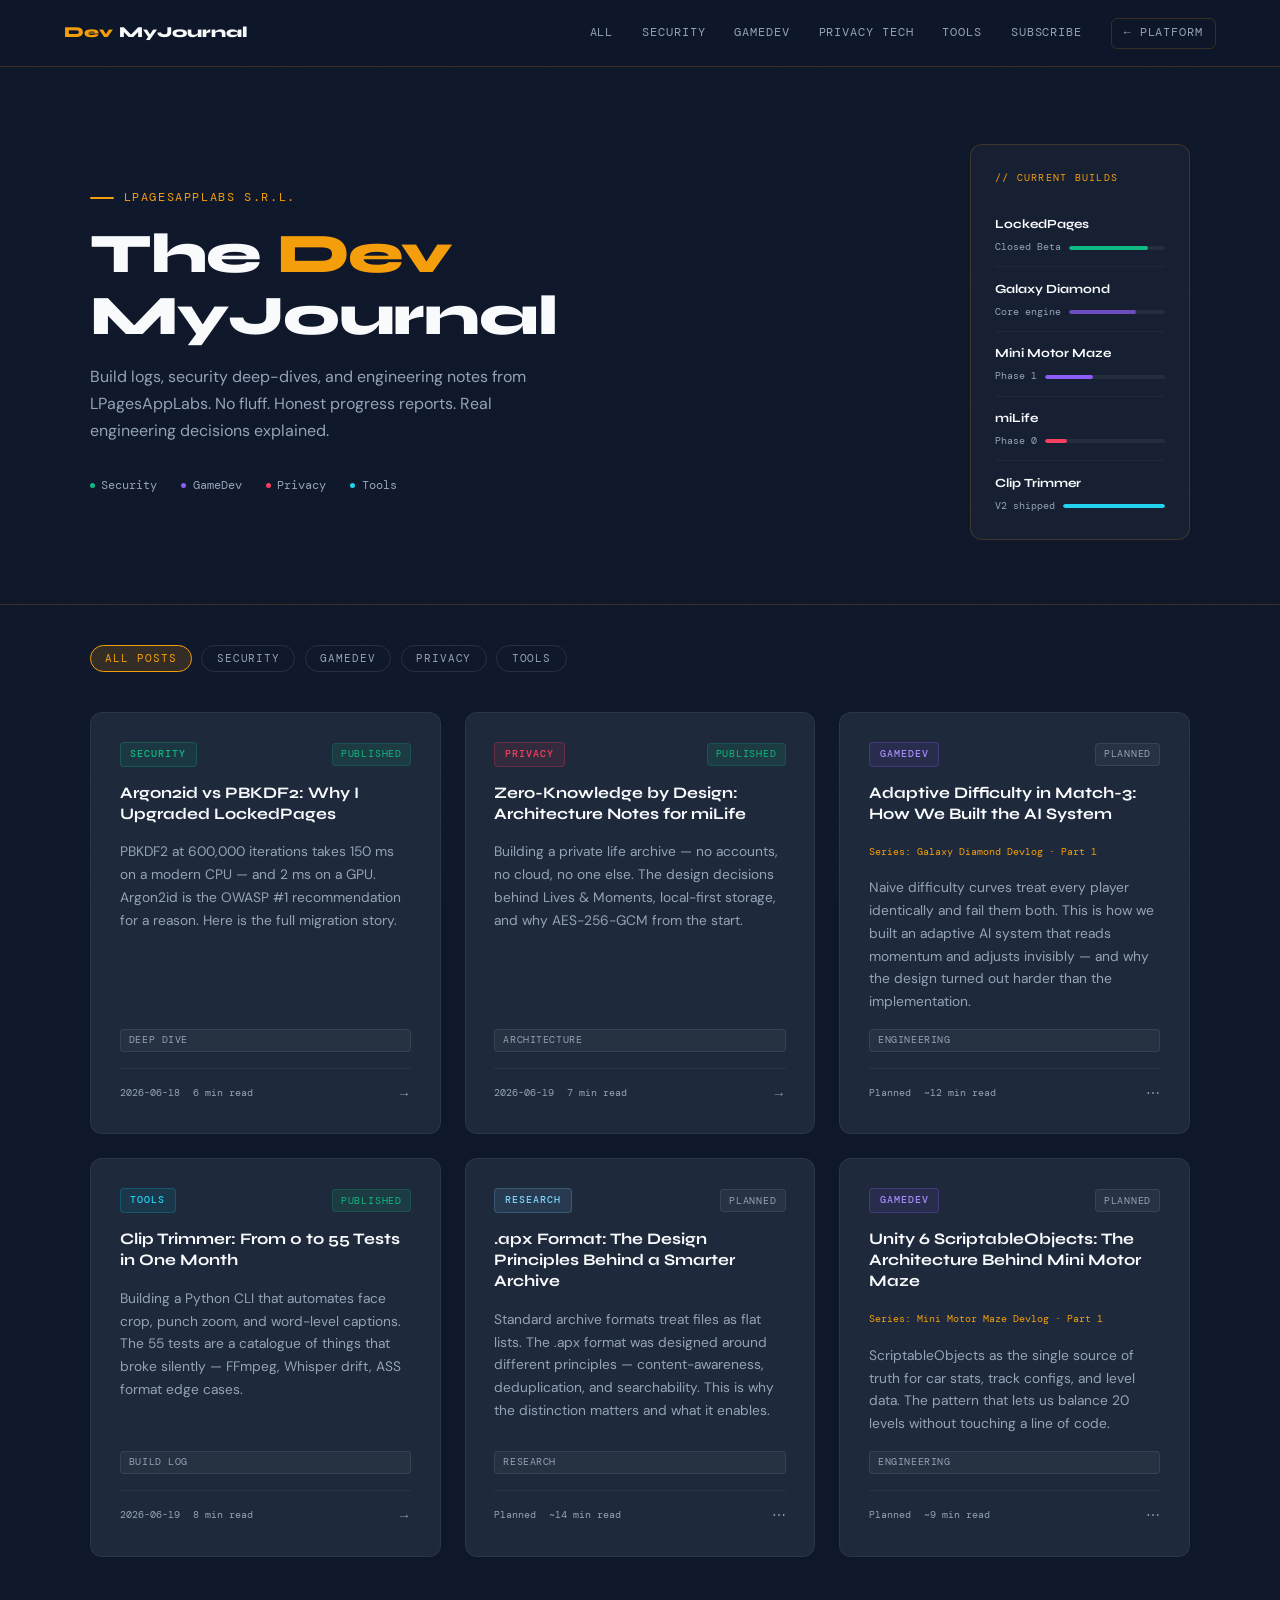
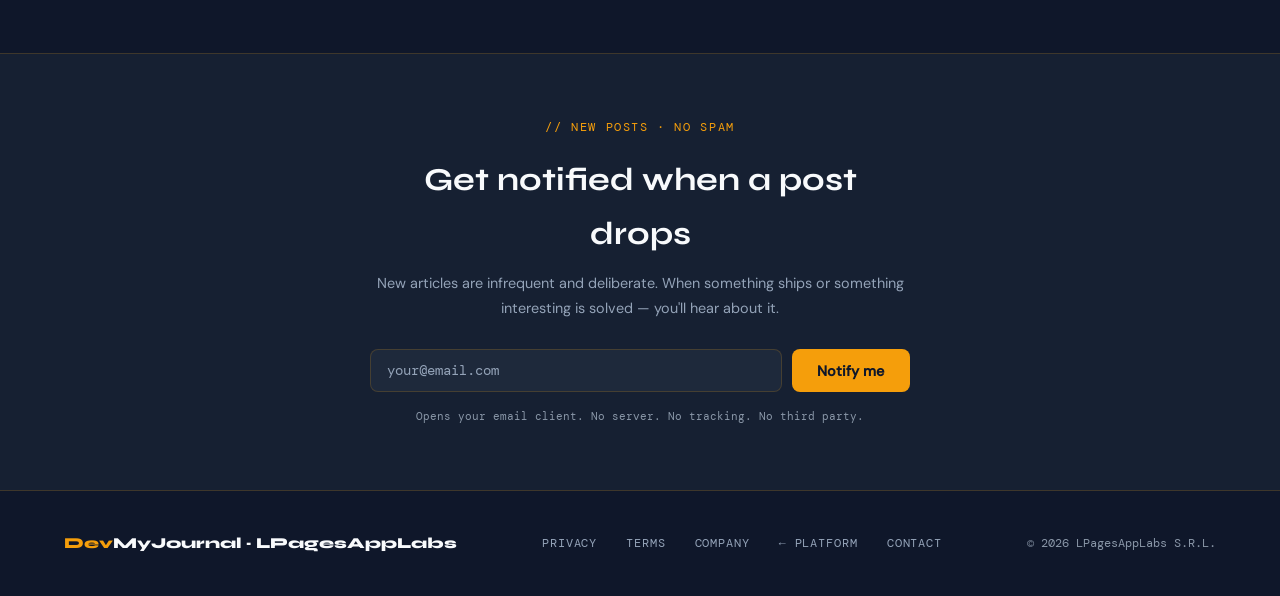
<file: public/index.html>
<!DOCTYPE html>
<!-- LPagesAppLabs Platform v1.0 · Dev MyJournal · contact@lpagesapplabs.com -->
<html lang="en">
<head>
  <meta charset="UTF-8" />
  <meta name="viewport" content="width=device-width, initial-scale=1.0"/>
  <meta name="color-scheme" content="dark">
  <title>Dev MyJournal — LPagesAppLabs</title>
  <meta name="description" content="Build logs, security deep-dives, and engineering notes from LPagesAppLabs S.R.L. Honest writing about what it takes to ship privacy-first software.">
  <link rel="canonical" href="https://blog.lpagesapplabs.com/" />
  <meta property="og:title" content="Dev MyJournal — LPagesAppLabs" />
  <meta property="og:description" content="Build logs, security insights, and engineering notes. No fluff." />
  <meta property="og:url" content="https://blog.lpagesapplabs.com/" />
  <meta property="og:image" content="https://lpagesapplabs.com/og-image.png" />
  <meta property="og:image:width" content="1200" />
  <meta property="og:image:height" content="630" />
  <meta property="og:type" content="website" />
  <meta name="twitter:card" content="summary_large_image" />
  <meta name="twitter:title" content="Dev MyJournal — LPagesAppLabs" />
  <meta name="twitter:description" content="Build logs, security insights, and engineering notes. No fluff." />
  <meta name="twitter:image" content="https://lpagesapplabs.com/og-image.png" />
  <meta name="theme-color" content="#0F172A">
  <meta name="robots" content="index, follow">
  <link rel="icon" href="/logo.svg" type="image/svg+xml">
  <script src="main.js"></script>
  <link rel="stylesheet" href="fonts.css">
  <link rel="preload" href="fonts/syne-latin-800-normal.woff2" as="font" type="font/woff2" crossorigin>
  <link rel="preload" href="fonts/dm-sans-latin-400-normal.woff2" as="font" type="font/woff2" crossorigin>
  <link rel="stylesheet" href="styles.css">
</head>
<body>
<a class="skip-link" href="#main-content">Skip to main content</a>

<nav>
  <a href="#hero" class="nav-logo"><span class="accent">Dev</span>MyJournal</a>
  <div class="nav-right">
    <div class="nav-links">
      <a href="#" data-filter="all">All</a>
      <a href="#" data-filter="security">Security</a>
      <a href="#" data-filter="gamedev">GameDev</a>
      <a href="#" data-filter="privacy">Privacy Tech</a>
      <a href="#" data-filter="tools">Tools</a>
      <a href="#subscribe">Subscribe</a>
    </div>
    <a href="https://lpagesapplabs.com" class="nav-back" rel="noopener noreferrer">← Platform</a>
    <button class="nav-hamburger" id="hamburger" aria-label="Menu" aria-expanded="false" aria-controls="navMobile"><span></span><span></span><span></span></button>
  </div>
  <!-- Inside <nav> on purpose. nav is position:fixed, so it is the containing
       block for this absolutely-positioned menu, which lets CSS say top:100%
       — exactly the bar's height, whatever the logo turns out to be. As a
       sibling it was in static flow at document y=0, behind the fixed bar and
       off-screen once scrolled: the menu opened and nobody could see it.
       Absolute keeps it out of the flex row, so the bar itself is unchanged. -->
  <div class="nav-mobile" id="navMobile">
    <a href="#" data-filter="all">All Posts</a>
    <a href="#" data-filter="security">Security</a>
    <a href="#" data-filter="gamedev">GameDev</a>
    <a href="#" data-filter="privacy">Privacy Tech</a>
    <a href="#" data-filter="tools">Tools</a>
    <a href="#subscribe">Subscribe</a>
    <a href="https://lpagesapplabs.com" rel="noopener noreferrer">← Platform</a>
  </div>
</nav>

<main id="main-content">
<!-- HERO -->
<header id="hero">
  <div class="hero-inner">
    <div>
      <div class="hero-tag">LPagesAppLabs S.R.L.</div>
      <h1>The <span class="accent">Dev</span><br>MyJournal</h1>
      <p class="hero-desc">Build logs, security deep-dives, and engineering notes from LPagesAppLabs. No fluff. Honest progress reports. Real engineering decisions explained.</p>
      <div class="hero-meta">
        <span><span class="dot security"></span>Security</span>
        <span><span class="dot gamedev"></span>GameDev</span>
        <span><span class="dot privacy"></span>Privacy</span>
        <span><span class="dot tools"></span>Tools</span>
      </div>
    </div>
    <div class="build-status">
      <div class="bs-title">// current builds</div>
      <div class="bs-item">
        <div class="bs-name">LockedPages</div>
        <div class="bs-row">
          <div class="bs-phase">Closed Beta</div>
          <div class="bs-bar"><div class="bs-fill lp"></div></div>
          
        </div>
      </div>
      <div class="bs-item">
        <div class="bs-name">Galaxy Diamond</div>
        <div class="bs-row">
          <div class="bs-phase">Core engine</div>
          <div class="bs-bar"><div class="bs-fill gd"></div></div>
          
        </div>
      </div>
      <div class="bs-item">
        <div class="bs-name">Mini Motor Maze</div>
        <div class="bs-row">
          <div class="bs-phase">Phase 1</div>
          <div class="bs-bar"><div class="bs-fill mmm"></div></div>
          
        </div>
      </div>
      <div class="bs-item">
        <div class="bs-name">miLife</div>
        <div class="bs-row">
          <div class="bs-phase">Phase 0</div>
          <div class="bs-bar"><div class="bs-fill ml"></div></div>
          
        </div>
      </div>
      <div class="bs-item">
        <div class="bs-name">Clip Trimmer</div>
        <div class="bs-row">
          <div class="bs-phase">V2 shipped</div>
          <div class="bs-bar"><div class="bs-fill ct"></div></div>
          
        </div>
      </div>
    </div>
  </div>
</header>

<!-- FILTER BAR -->
<div id="filter-bar">
  <div class="filter-inner">
    <button class="filter-btn active" data-cat="all" aria-pressed="true">All Posts</button>
    <button class="filter-btn" data-cat="security" aria-pressed="false">Security</button>
    <button class="filter-btn" data-cat="gamedev" aria-pressed="false">GameDev</button>
    <button class="filter-btn" data-cat="privacy" aria-pressed="false">Privacy</button>
    <button class="filter-btn" data-cat="tools" aria-pressed="false">Tools</button>
  </div>
</div>

<!-- POSTS -->
<section id="posts">
      <h2 class="sr-only">Latest posts</h2>
  <div class="posts-inner">
    <div class="posts-grid" id="postsGrid">

      <!-- POST 1: Published -->
      <a href="/argon2id-vs-pbkdf2" class="post-card" data-cat="security">
        <div class="post-top">
          <span class="cat-tag cat-security">Security</span>
          <span class="status-badge status-published">Published</span>
        </div>
        <h3 class="post-title">Argon2id vs PBKDF2: Why I Upgraded LockedPages</h3>
        <div class="post-excerpt">PBKDF2 at 600,000 iterations takes 150 ms on a modern CPU — and 2 ms on a GPU. Argon2id is the OWASP #1 recommendation for a reason. Here is the full migration story.</div>
        <div class="depth-badge">Deep Dive</div>
        <div class="post-footer">
          <div class="post-meta"><span>2026-06-18</span><span>6 min read</span></div>
          <div class="post-arrow" aria-hidden="true">→</div>
        </div>
      </a>

      <!-- POST 2: Published -->
      <a href="/zero-knowledge-milife" class="post-card" data-cat="privacy">
        <div class="post-top">
          <span class="cat-tag cat-privacy">Privacy</span>
          <span class="status-badge status-published">Published</span>
        </div>
        <h3 class="post-title">Zero-Knowledge by Design: Architecture Notes for miLife</h3>
        <div class="post-excerpt">Building a private life archive — no accounts, no cloud, no one else. The design decisions behind Lives & Moments, local-first storage, and why AES-256-GCM from the start.</div>
        <div class="depth-badge">Architecture</div>
        <div class="post-footer">
          <div class="post-meta"><span>2026-06-19</span><span>7 min read</span></div>
          <div class="post-arrow" aria-hidden="true">→</div>
        </div>
      </a>

      <!-- POST 3: Planned -->
      <div class="post-card coming" data-cat="gamedev">
        <div class="post-top">
          <span class="cat-tag cat-gamedev">GameDev</span>
          <span class="status-badge status-planned">Planned</span>
        </div>
        <h3 class="post-title">Adaptive Difficulty in Match-3: How We Built the AI System</h3>
        <div class="series-indicator">Series: Galaxy Diamond Devlog · Part 1</div>
        <div class="post-excerpt">Naive difficulty curves treat every player identically and fail them both. This is how we built an adaptive AI system that reads momentum and adjusts invisibly — and why the design turned out harder than the implementation.</div>
        <div class="depth-badge">Engineering</div>
        <div class="post-footer">
          <div class="post-meta"><span>Planned</span><span>~12 min read</span></div>
          <div class="post-arrow">⋯</div>
        </div>
      </div>

      <!-- POST 4: Published -->
      <a href="/clip-trimmer-55-tests" class="post-card" data-cat="tools">
        <div class="post-top">
          <span class="cat-tag cat-tools">Tools</span>
          <span class="status-badge status-published">Published</span>
        </div>
        <h3 class="post-title">Clip Trimmer: From 0 to 55 Tests in One Month</h3>
        <div class="post-excerpt">Building a Python CLI that automates face crop, punch zoom, and word-level captions. The 55 tests are a catalogue of things that broke silently — FFmpeg, Whisper drift, ASS format edge cases.</div>
        <div class="depth-badge">Build Log</div>
        <div class="post-footer">
          <div class="post-meta"><span>2026-06-19</span><span>8 min read</span></div>
          <div class="post-arrow" aria-hidden="true">→</div>
        </div>
      </a>

      <!-- POST 5: Planned -->
      <div class="post-card coming" data-cat="research">
        <div class="post-top">
          <span class="cat-tag cat-research">Research</span>
          <span class="status-badge status-planned">Planned</span>
        </div>
        <h3 class="post-title">.apx Format: The Design Principles Behind a Smarter Archive</h3>
        <div class="post-excerpt">Standard archive formats treat files as flat lists. The .apx format was designed around different principles — content-awareness, deduplication, and searchability. This is why the distinction matters and what it enables.</div>
        <div class="depth-badge">Research</div>
        <div class="post-footer">
          <div class="post-meta"><span>Planned</span><span>~14 min read</span></div>
          <div class="post-arrow">⋯</div>
        </div>
      </div>

      <!-- POST 6: Planned -->
      <div class="post-card coming" data-cat="gamedev">
        <div class="post-top">
          <span class="cat-tag cat-gamedev">GameDev</span>
          <span class="status-badge status-planned">Planned</span>
        </div>
        <h3 class="post-title">Unity 6 ScriptableObjects: The Architecture Behind Mini Motor Maze</h3>
        <div class="series-indicator">Series: Mini Motor Maze Devlog · Part 1</div>
        <div class="post-excerpt">ScriptableObjects as the single source of truth for car stats, track configs, and level data. The pattern that lets us balance 20 levels without touching a line of code.</div>
        <div class="depth-badge">Engineering</div>
        <div class="post-footer">
          <div class="post-meta"><span>Planned</span><span>~9 min read</span></div>
          <div class="post-arrow">⋯</div>
        </div>
      </div>

    </div>
    <div class="empty-msg" id="emptyMsg">No posts in this category yet — check back soon.</div>
  </div>
</section>

<!-- SUBSCRIBE -->
<section id="subscribe">
  <div class="sub-inner">
    <div class="sub-label">// New posts · no spam</div>
    <h2 class="sub-title">Get notified when a post drops</h2>
    <p class="sub-desc">New articles are infrequent and deliberate. When something ships or something interesting is solved — you'll hear about it.</p>
      <!-- The email input deliberately has NO name attribute, and this form has
           no action. That is a control, not an oversight: main.js calls
           preventDefault() and opens a mailto, but if JavaScript never runs the
           form submits natively as a GET to this same page, and a named input
           would put the visitor's email address into the URL, their browser
           history, and the Referer header of whatever they click next. Without a
           name, nothing is submitted at all. Do not "tidy" one in. -->
    <form class="notify-form" data-product="DevMyJournal">
      <input type="email" class="notify-input" placeholder="your@email.com" autocomplete="email" required aria-label="Email address" />
      <button type="submit" class="notify-btn">Notify me</button>
    </form>
    <p class="notify-note">Opens your email client. No server. No tracking. No third party.</p>
  </div>
</section>

</main>

<footer>
  <a href="#hero" class="footer-logo"><span>Dev</span>MyJournal · LPagesAppLabs</a>
  <div class="footer-links">
    <a href="https://lpagesapplabs.com/privacy.html" rel="noopener noreferrer">Privacy</a>
    <a href="https://lpagesapplabs.com/terms.html" rel="noopener noreferrer">Terms</a>
    <a href="https://lpagesapplabs.com/company.html" rel="noopener noreferrer">Company</a>
    <a href="https://lpagesapplabs.com" rel="noopener noreferrer">← Platform</a>
    <a href="mailto:contact@lpagesapplabs.com">Contact</a>
  </div>
  <div class="footer-copy">© 2026 LPagesAppLabs S.R.L.</div>
</footer>

</body>
</html>
</file>
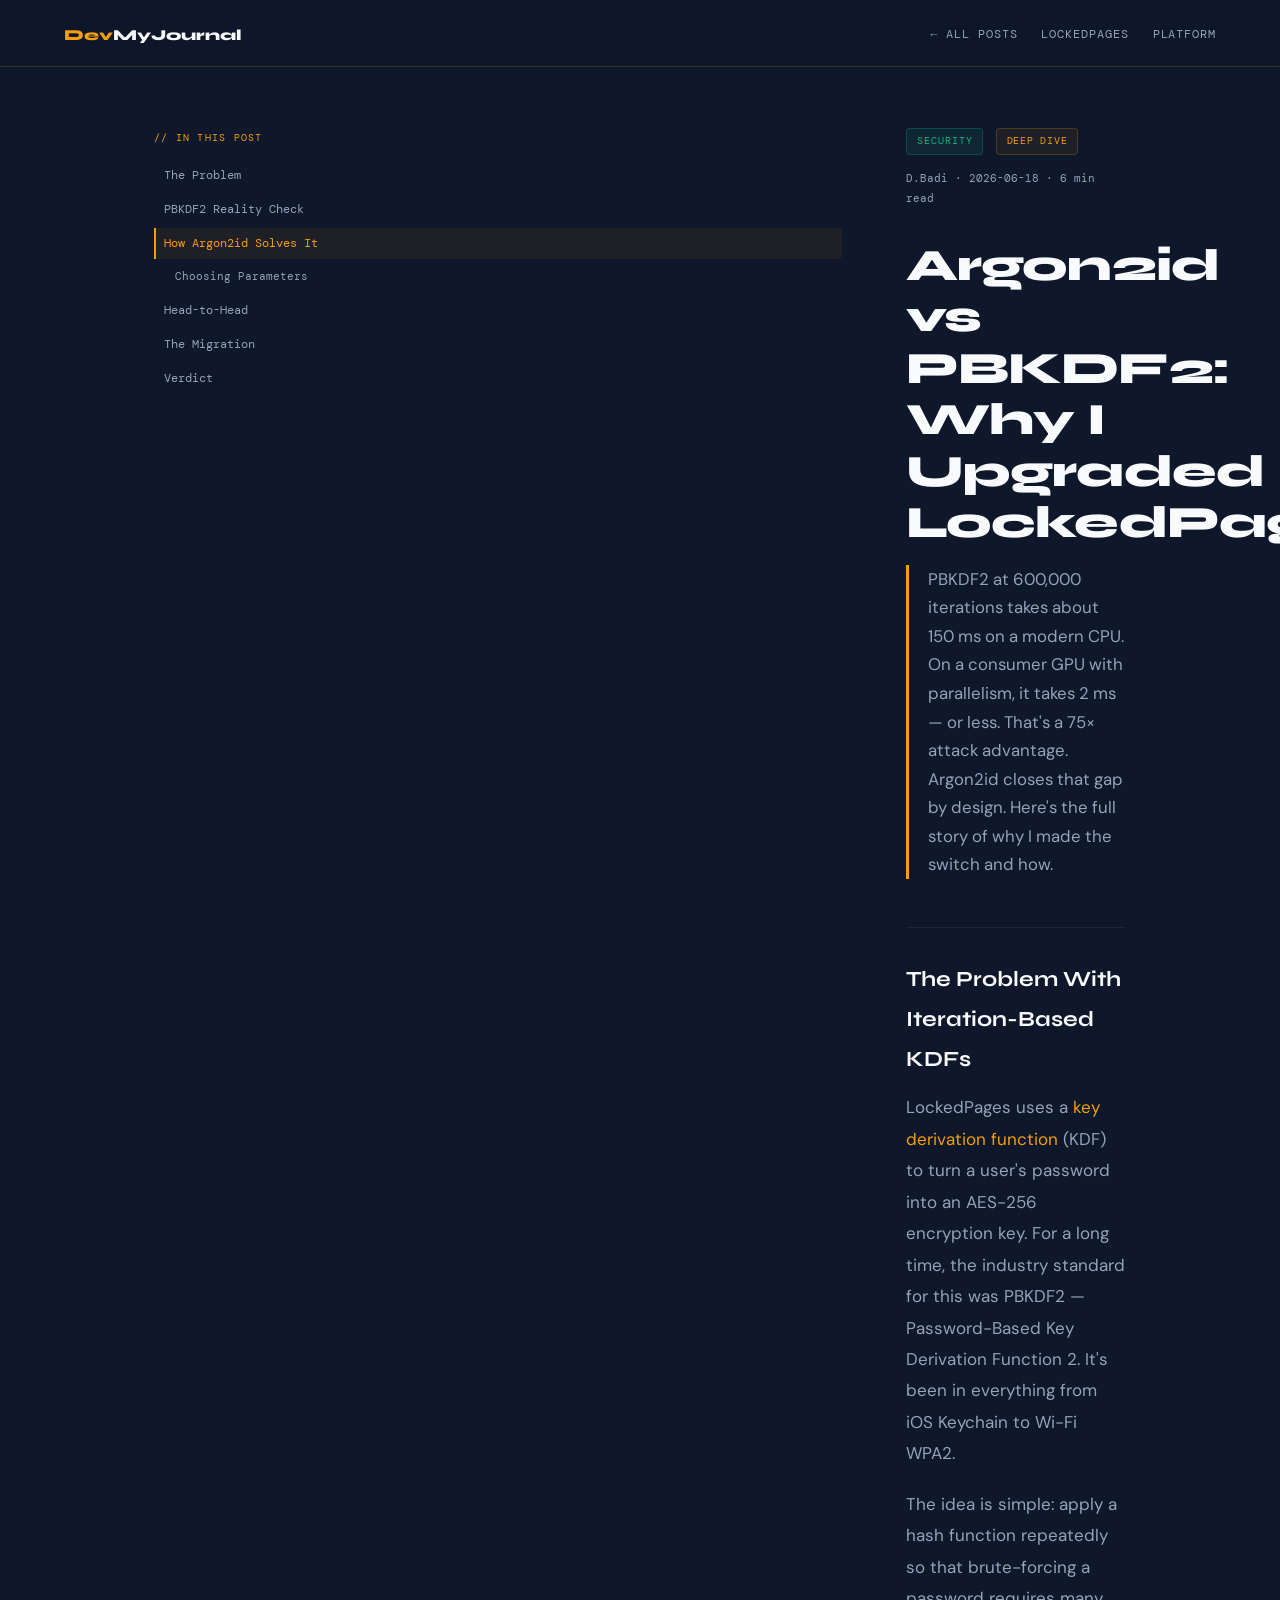
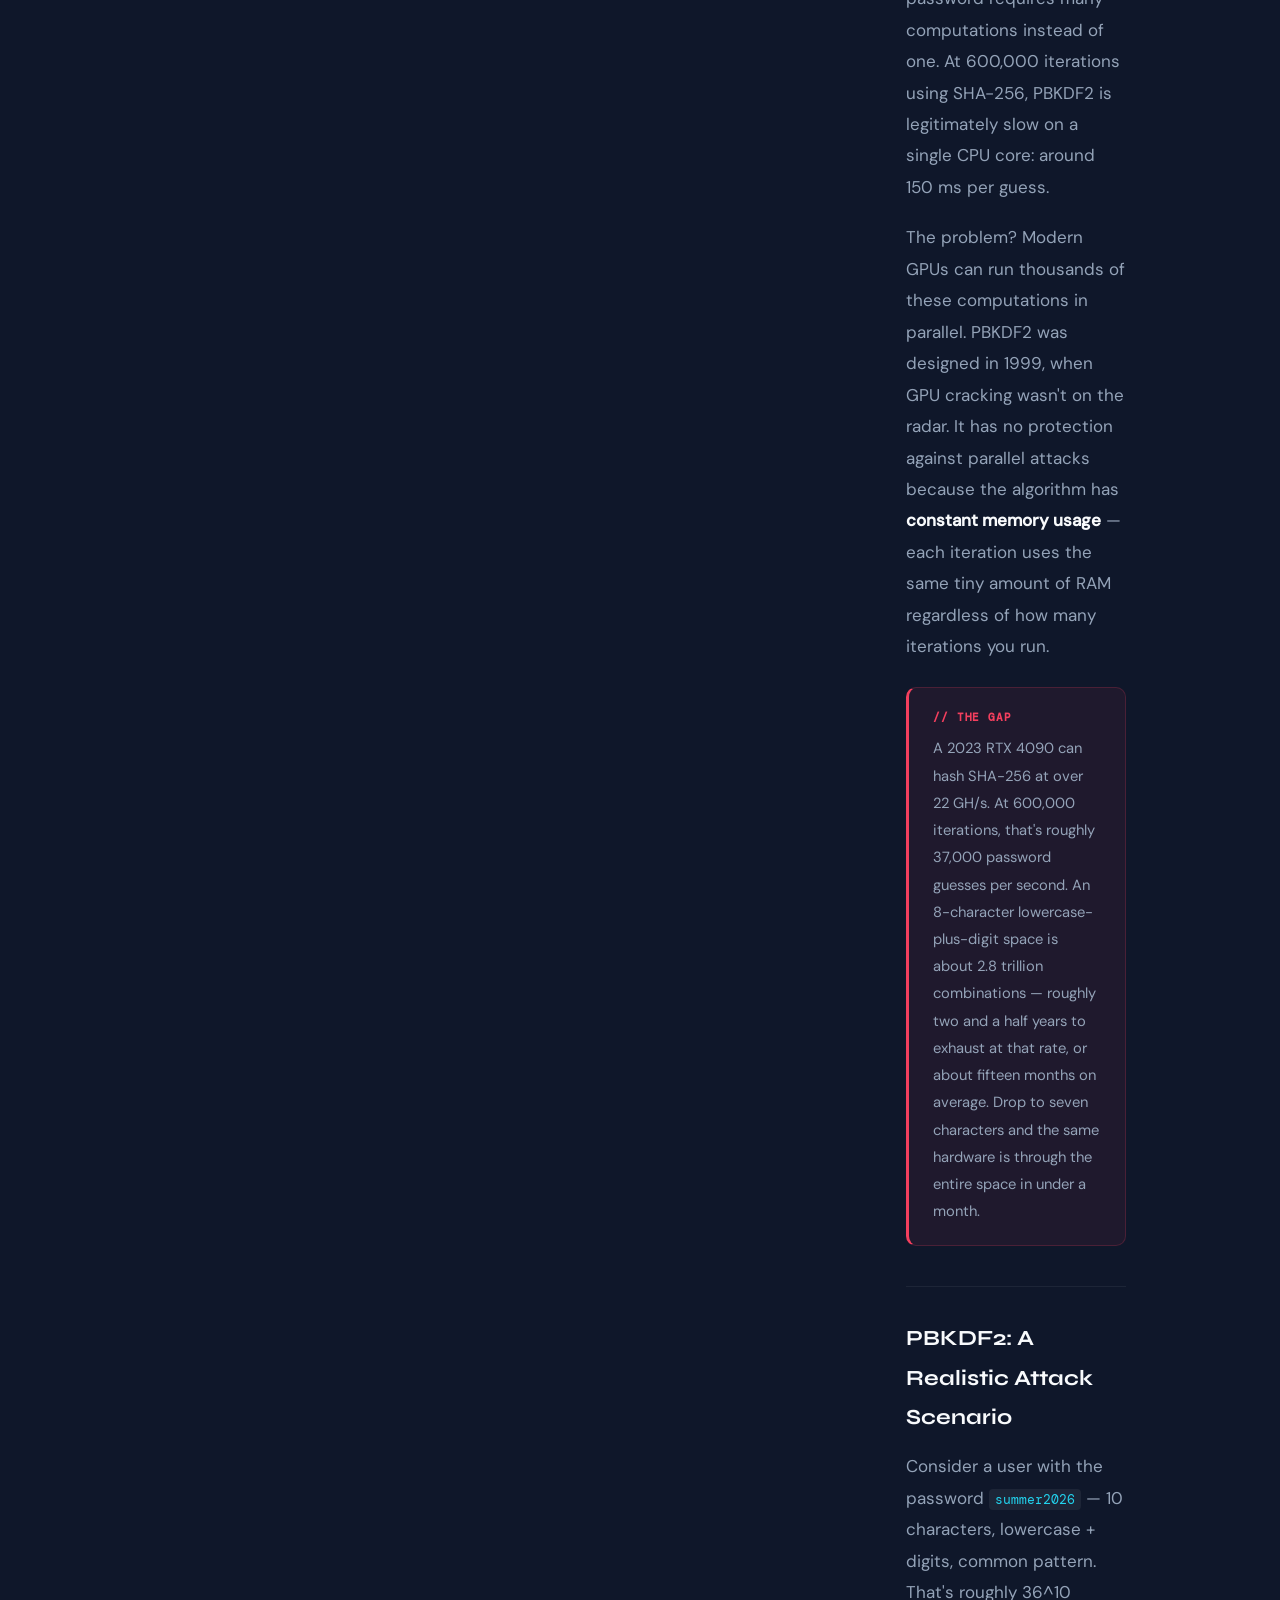
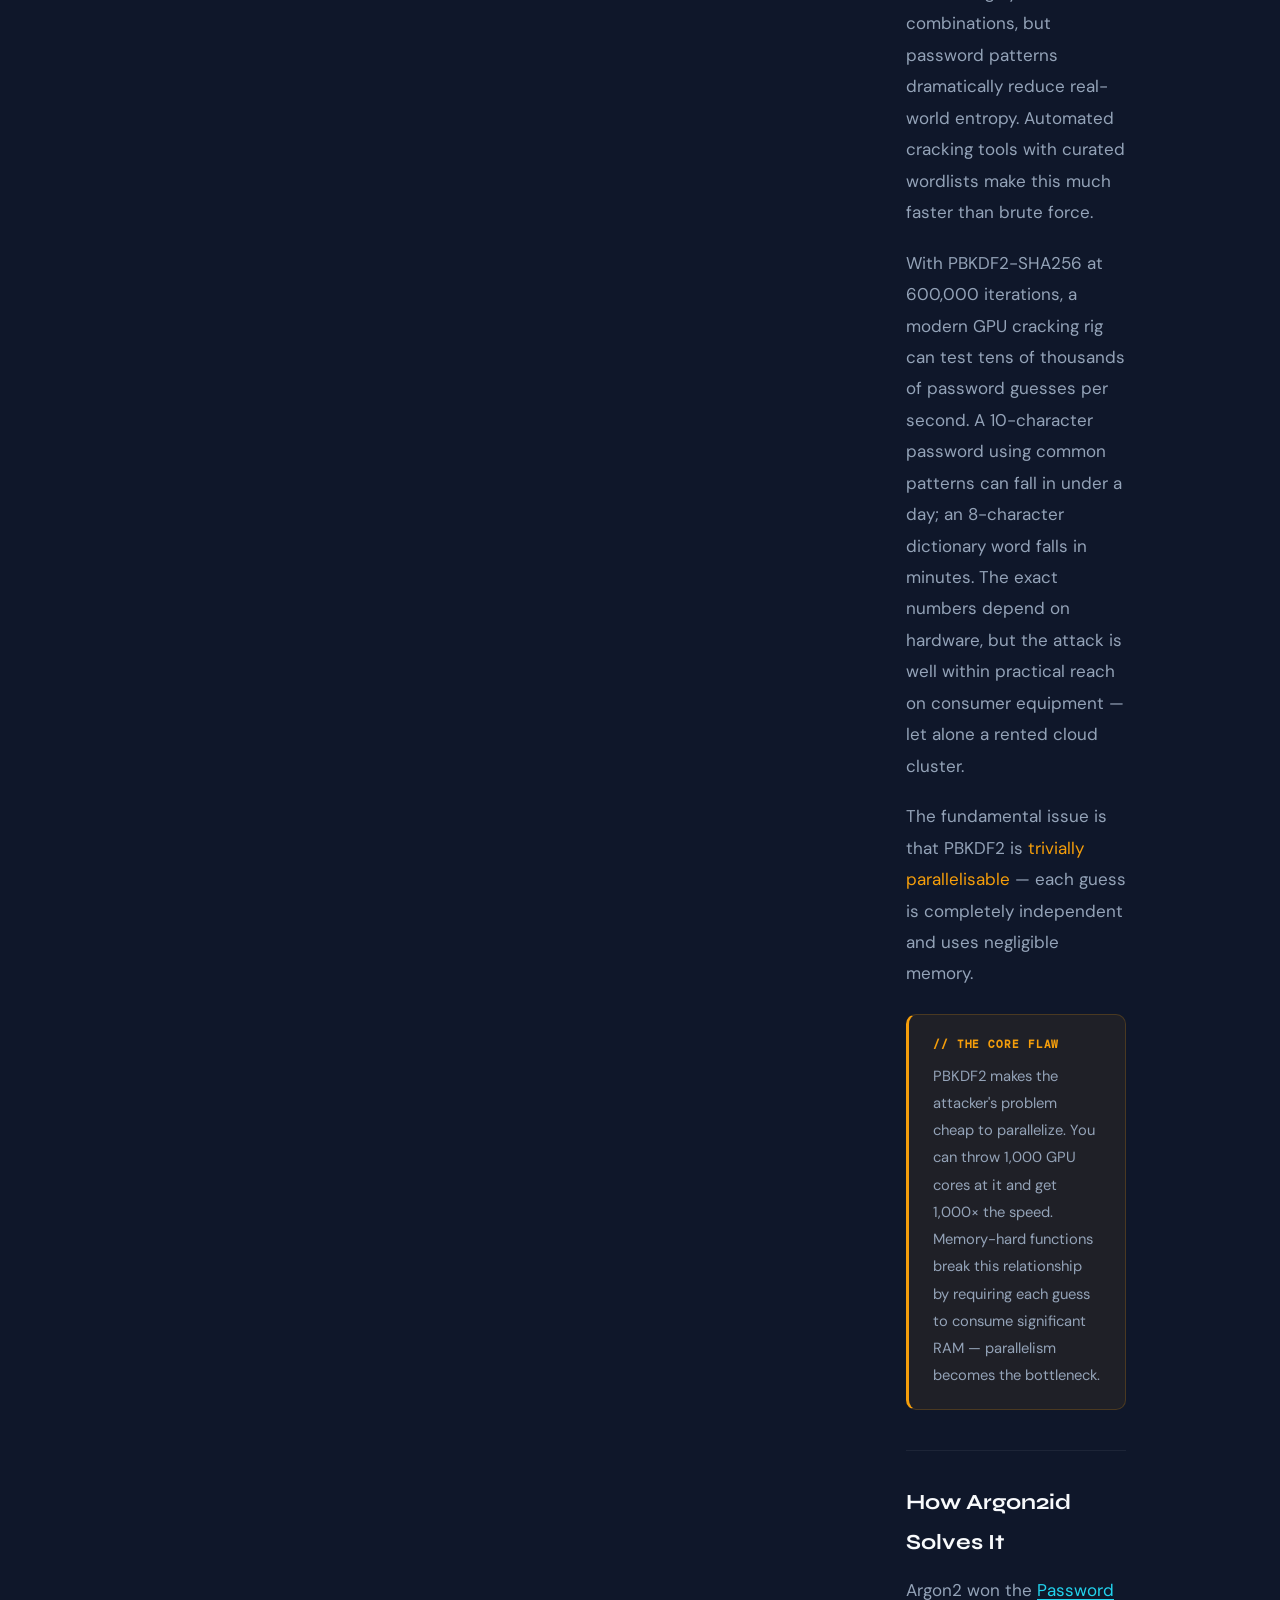
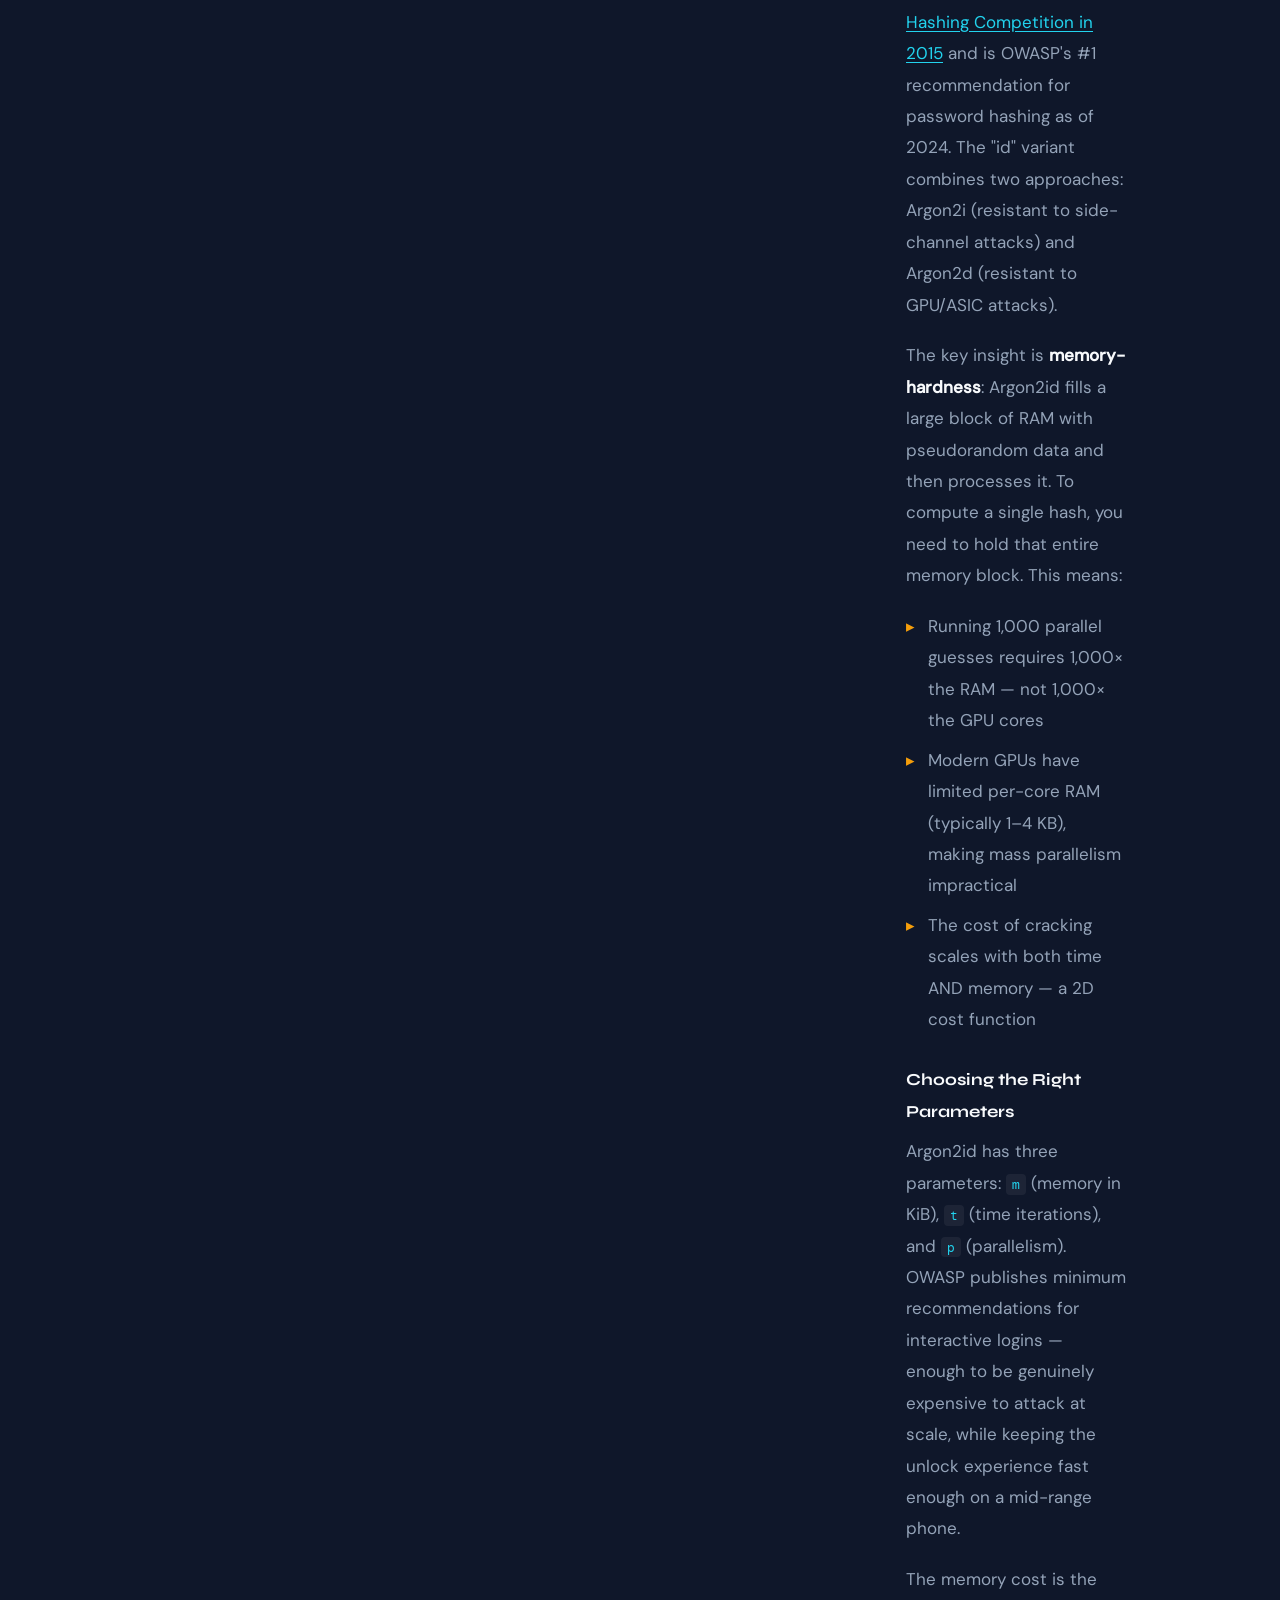
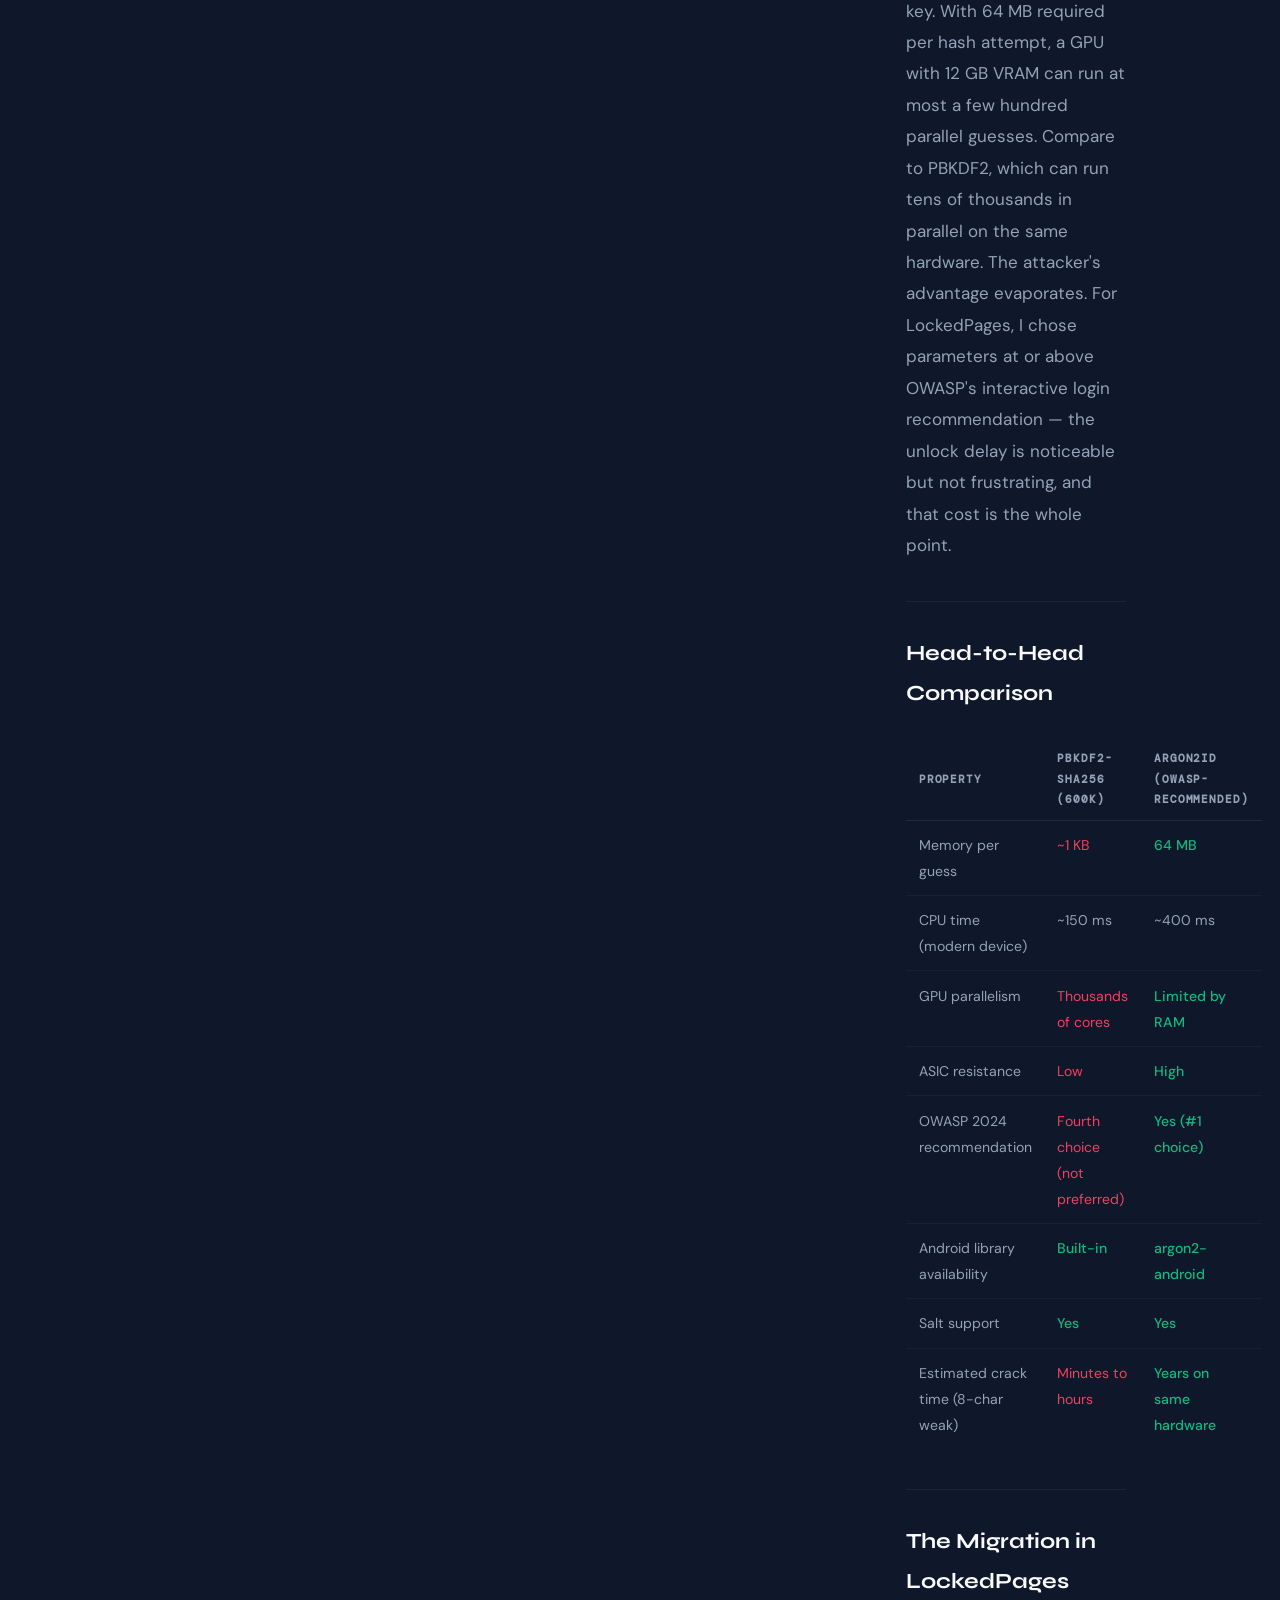
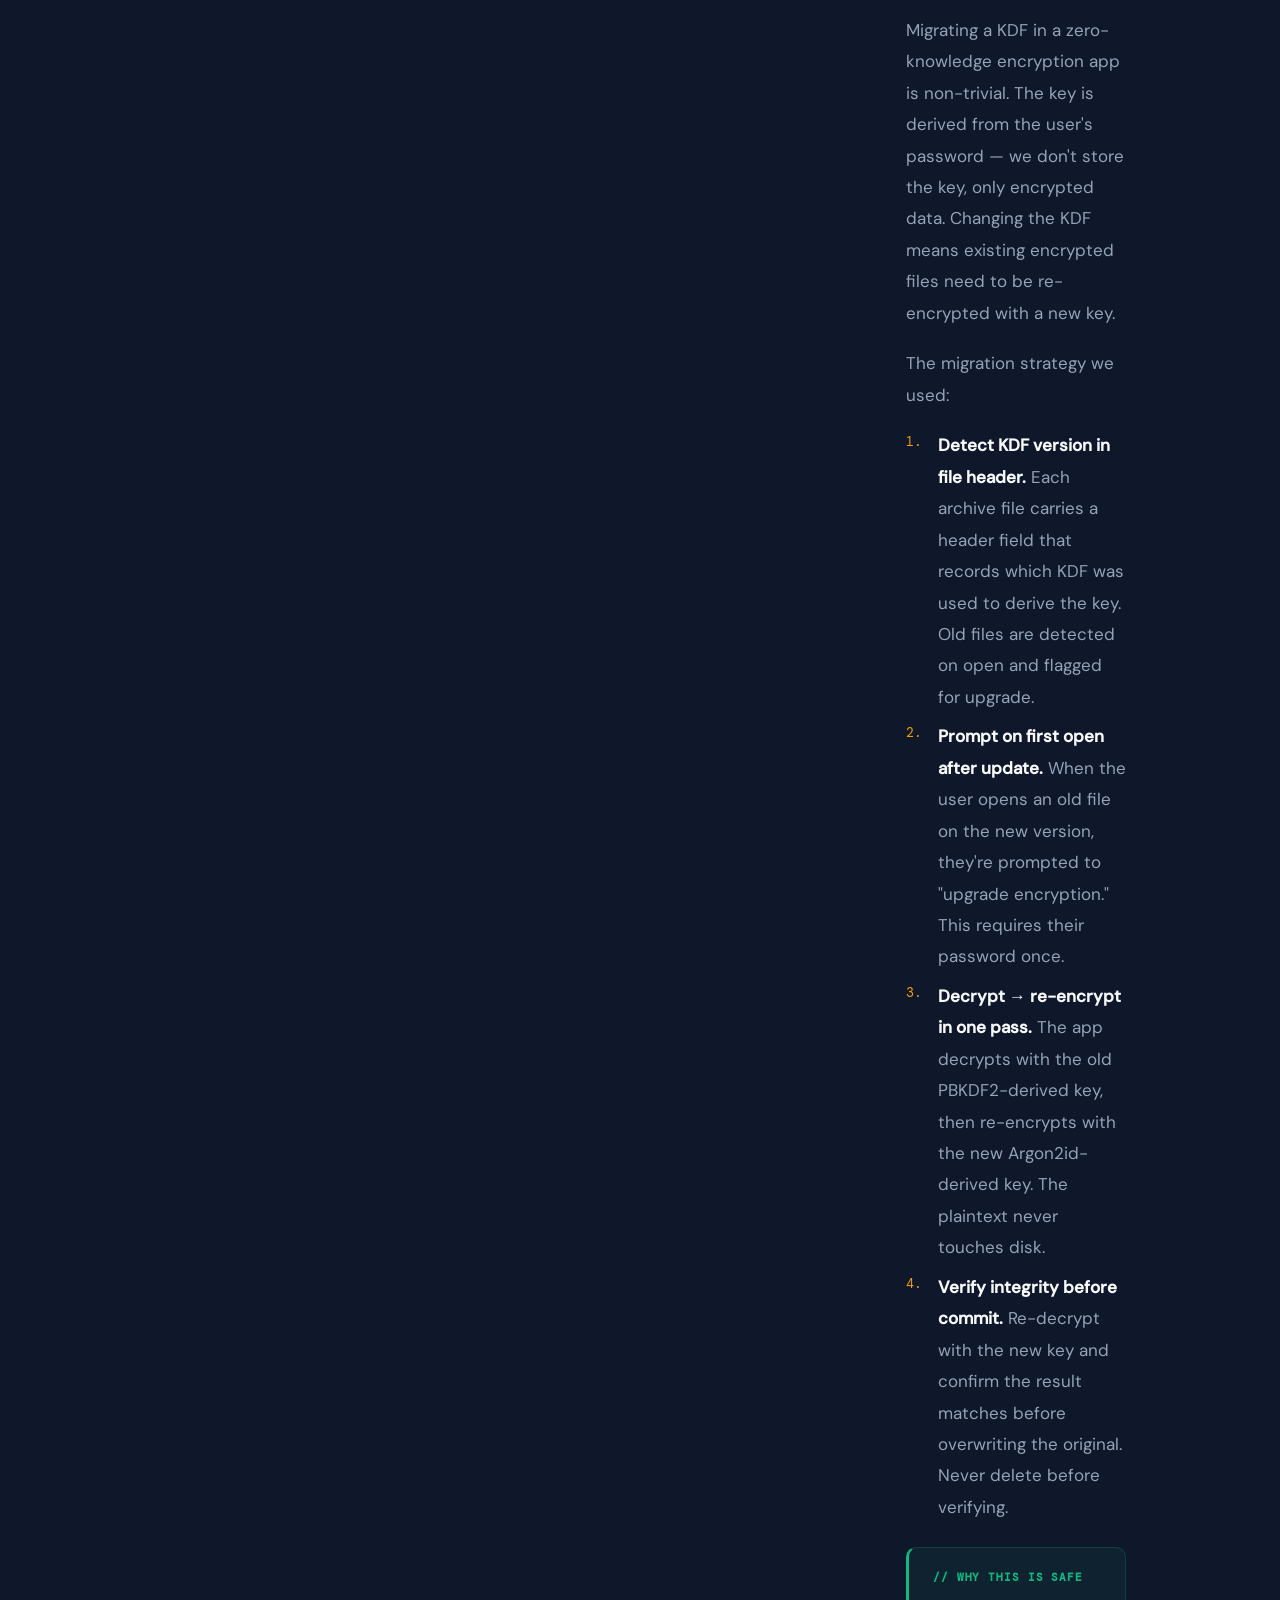
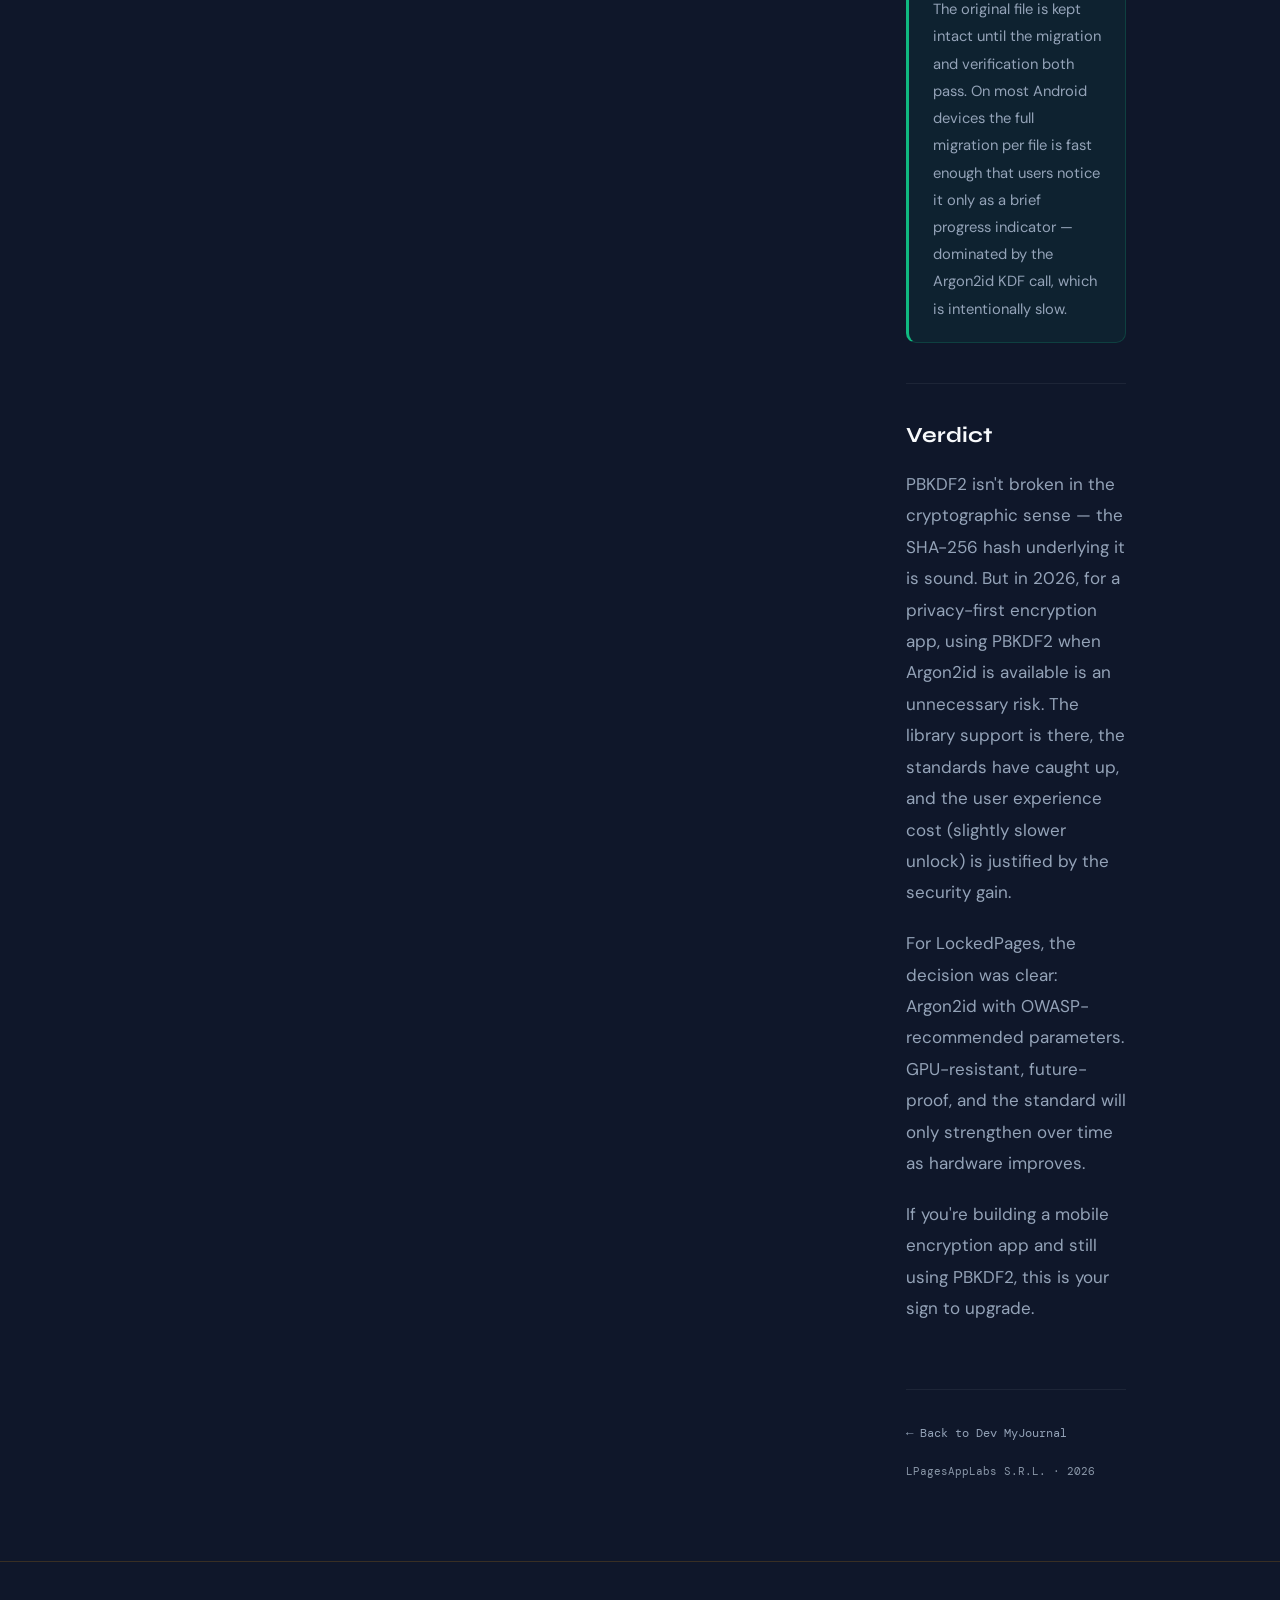
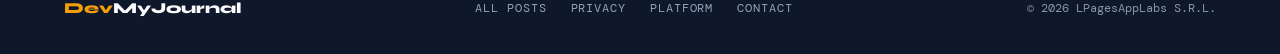
<file: public/argon2id-vs-pbkdf2.html>
<!DOCTYPE html>
<!-- LPagesAppLabs Platform v1.0 · Dev MyJournal · contact@lpagesapplabs.com -->
<html lang="en">
<head>
  <meta charset="UTF-8" />
  <meta name="viewport" content="width=device-width, initial-scale=1.0"/>
  <meta name="color-scheme" content="dark">
  <title>Argon2id vs PBKDF2: Why I Upgraded LockedPages — Dev MyJournal</title>
  <meta name="description" content="PBKDF2 at 600K iterations takes 150ms on a CPU — and 2ms on a GPU. Here's why Argon2id is the right choice for encryption apps and how LockedPages made the switch.">
  <link rel="canonical" href="https://blog.lpagesapplabs.com/argon2id-vs-pbkdf2" />
  <meta property="og:title" content="Argon2id vs PBKDF2: Why I Upgraded LockedPages" />
  <meta property="og:description" content="PBKDF2 at 600K iterations: 150ms on CPU, 2ms on GPU. Here's the full migration story." />
  <meta property="og:url" content="https://blog.lpagesapplabs.com/argon2id-vs-pbkdf2" />
  <meta property="og:image" content="https://lpagesapplabs.com/og-image.png" />
  <meta property="og:image:width" content="1200" />
  <meta property="og:image:height" content="630" />
  <meta property="og:type" content="article" />
  <meta name="twitter:card" content="summary_large_image" />
  <meta name="twitter:title" content="Argon2id vs PBKDF2: Why I Upgraded LockedPages" />
  <meta name="twitter:description" content="PBKDF2 at 600K iterations: 150ms on CPU, 2ms on GPU. Here's the full migration story." />
  <meta name="twitter:image" content="https://lpagesapplabs.com/og-image.png" />
  <meta name="theme-color" content="#0F172A">
  <meta name="robots" content="index, follow">
  <link rel="icon" href="/logo.svg" type="image/svg+xml">
  <script src="main.js"></script>
  <link rel="stylesheet" href="fonts.css">
  <link rel="preload" href="fonts/syne-latin-800-normal.woff2" as="font" type="font/woff2" crossorigin>
  <link rel="preload" href="fonts/dm-sans-latin-400-normal.woff2" as="font" type="font/woff2" crossorigin>
  <link rel="stylesheet" href="argon2id.css">
<script type="application/ld+json">
{
  "@context": "https://schema.org",
  "@type": "Article",
  "headline": "Argon2id vs PBKDF2: Why I Upgraded LockedPages",
  "description": "PBKDF2 at 600K iterations: 150ms on CPU, 2ms on GPU. Here's the full migration story.",
  "author": {
    "@type": "Person",
    "name": "D.Badi",
    "url": "https://lpagesapplabs.com"
  },
  "publisher": {
    "@type": "Organization",
    "name": "LPagesAppLabs",
    "url": "https://lpagesapplabs.com"
  },
  "datePublished": "2026-06-18",
  "dateModified": "2026-06-20",
  "url": "https://blog.lpagesapplabs.com/argon2id-vs-pbkdf2",
  "keywords": "Argon2id, PBKDF2, key derivation, password hashing, OWASP, LockedPages, security",
  "image": "https://lpagesapplabs.com/og-image.png"
}
</script>
</head>
<body>
<a class="skip-link" href="#main-content">Skip to main content</a>

<div id="progress-bar"></div>

<nav>
  <a href="/" class="nav-logo"><span>Dev</span>MyJournal</a>
  <div class="nav-links">
    <a href="/">← All Posts</a>
    <a href="https://lockedpages.lpagesapplabs.com" rel="noopener noreferrer">LockedPages</a>
    <a href="https://lpagesapplabs.com" rel="noopener noreferrer">Platform</a>
  </div>
</nav>

<main class="page-wrap" id="main-content">

  <!-- TABLE OF CONTENTS -->
  <aside class="toc-aside">
    <div class="toc-label">// In this post</div>
    <ul class="toc-list" id="toc">
      <li><a href="#the-problem" class="h2">The Problem</a></li>
      <li><a href="#pbkdf2-reality" class="h2">PBKDF2 Reality Check</a></li>
      <li><a href="#argon2id-design" class="h2">How Argon2id Solves It</a></li>
      <li><a href="#the-parameters" class="h3 h3">Choosing Parameters</a></li>
      <li><a href="#comparison" class="h2">Head-to-Head</a></li>
      <li><a href="#migration" class="h2">The Migration</a></li>
      <li><a href="#verdict" class="h2">Verdict</a></li>
    </ul>
  </aside>

  <!-- ARTICLE -->
  <article>
    <div class="post-meta-bar">
      <span class="cat-tag">Security</span>
      <span class="depth-tag">Deep Dive</span>
      <span class="meta-info">D.Badi · 2026-06-18 · 6 min read</span>
    </div>

    <h1 class="post-title">Argon2id vs PBKDF2:<br>Why I Upgraded LockedPages</h1>
    <p class="post-lead">PBKDF2 at 600,000 iterations takes about 150 ms on a modern CPU. On a consumer GPU with parallelism, it takes 2 ms — or less. That's a 75× attack advantage. Argon2id closes that gap by design. Here's the full story of why I made the switch and how.</p>

    <div class="prose">

      <h2 id="the-problem">The Problem With Iteration-Based KDFs</h2>
      <p>LockedPages uses a <em>key derivation function</em> (KDF) to turn a user's password into an AES-256 encryption key. For a long time, the industry standard for this was PBKDF2 — Password-Based Key Derivation Function 2. It's been in everything from iOS Keychain to Wi-Fi WPA2.</p>
      <p>The idea is simple: apply a hash function repeatedly so that brute-forcing a password requires many computations instead of one. At 600,000 iterations using SHA-256, PBKDF2 is legitimately slow on a single CPU core: around 150 ms per guess.</p>
      <p>The problem? Modern GPUs can run thousands of these computations in parallel. PBKDF2 was designed in 1999, when GPU cracking wasn't on the radar. It has no protection against parallel attacks because the algorithm has <strong>constant memory usage</strong> — each iteration uses the same tiny amount of RAM regardless of how many iterations you run.</p>

      <div class="callout callout-bad">
        <strong>// The gap</strong>
        <p>A 2023 RTX 4090 can hash SHA-256 at over 22 GH/s. At 600,000 iterations, that's roughly 37,000 password guesses per second. An 8-character lowercase-plus-digit space is about 2.8 trillion combinations — roughly two and a half years to exhaust at that rate, or about fifteen months on average. Drop to seven characters and the same hardware is through the entire space in under a month.</p>
      </div>

      <h2 id="pbkdf2-reality">PBKDF2: A Realistic Attack Scenario</h2>
      <p>Consider a user with the password <code>summer2026</code> — 10 characters, lowercase + digits, common pattern. That's roughly 36^10 combinations, but password patterns dramatically reduce real-world entropy. Automated cracking tools with curated wordlists make this much faster than brute force.</p>
      <p>With PBKDF2-SHA256 at 600,000 iterations, a modern GPU cracking rig can test tens of thousands of password guesses per second. A 10-character password using common patterns can fall in under a day; an 8-character dictionary word falls in minutes. The exact numbers depend on hardware, but the attack is well within practical reach on consumer equipment — let alone a rented cloud cluster.</p>
      <p>The fundamental issue is that PBKDF2 is <em>trivially parallelisable</em> — each guess is completely independent and uses negligible memory.</p>

      <div class="callout callout-warn">
        <strong>// The core flaw</strong>
        <p>PBKDF2 makes the attacker's problem cheap to parallelize. You can throw 1,000 GPU cores at it and get 1,000× the speed. Memory-hard functions break this relationship by requiring each guess to consume significant RAM — parallelism becomes the bottleneck.</p>
      </div>

      <h2 id="argon2id-design">How Argon2id Solves It</h2>
      <p>Argon2 won the <a href="https://www.password-hashing.net/" rel="noopener noreferrer">Password Hashing Competition in 2015</a> and is OWASP's #1 recommendation for password hashing as of 2024. The "id" variant combines two approaches: Argon2i (resistant to side-channel attacks) and Argon2d (resistant to GPU/ASIC attacks).</p>
      <p>The key insight is <strong>memory-hardness</strong>: Argon2id fills a large block of RAM with pseudorandom data and then processes it. To compute a single hash, you need to hold that entire memory block. This means:</p>
      <ul>
        <li>Running 1,000 parallel guesses requires 1,000× the RAM — not 1,000× the GPU cores</li>
        <li>Modern GPUs have limited per-core RAM (typically 1–4 KB), making mass parallelism impractical</li>
        <li>The cost of cracking scales with both time AND memory — a 2D cost function</li>
      </ul>

      <h3 id="the-parameters">Choosing the Right Parameters</h3>
      <p>Argon2id has three parameters: <code>m</code> (memory in KiB), <code>t</code> (time iterations), and <code>p</code> (parallelism). OWASP publishes minimum recommendations for interactive logins — enough to be genuinely expensive to attack at scale, while keeping the unlock experience fast enough on a mid-range phone.</p>
      <p>The memory cost is the key. With 64 MB required per hash attempt, a GPU with 12 GB VRAM can run at most a few hundred parallel guesses. Compare to PBKDF2, which can run tens of thousands in parallel on the same hardware. The attacker's advantage evaporates. For LockedPages, I chose parameters at or above OWASP's interactive login recommendation — the unlock delay is noticeable but not frustrating, and that cost is the whole point.</p>

      <h2 id="comparison">Head-to-Head Comparison</h2>
      <table class="compare-table">
        <thead>
          <tr><th>Property</th><th>PBKDF2-SHA256 (600K)</th><th>Argon2id (OWASP-recommended)</th></tr>
        </thead>
        <tbody>
          <tr><td>Memory per guess</td><td class="lose">~1 KB</td><td class="win">64 MB</td></tr>
          <tr><td>CPU time (modern device)</td><td class="neutral">~150 ms</td><td class="neutral">~400 ms</td></tr>
          <tr><td>GPU parallelism</td><td class="lose">Thousands of cores</td><td class="win">Limited by RAM</td></tr>
          <tr><td>ASIC resistance</td><td class="lose">Low</td><td class="win">High</td></tr>
          <tr><td>OWASP 2024 recommendation</td><td class="lose">Fourth choice (not preferred)</td><td class="win">Yes (#1 choice)</td></tr>
          <tr><td>Android library availability</td><td class="win">Built-in</td><td class="win">argon2-android</td></tr>
          <tr><td>Salt support</td><td class="win">Yes</td><td class="win">Yes</td></tr>
          <tr><td>Estimated crack time (8-char weak)</td><td class="lose">Minutes to hours</td><td class="win">Years on same hardware</td></tr>
        </tbody>
      </table>

      <h2 id="migration">The Migration in LockedPages</h2>
      <p>Migrating a KDF in a zero-knowledge encryption app is non-trivial. The key is derived from the user's password — we don't store the key, only encrypted data. Changing the KDF means existing encrypted files need to be re-encrypted with a new key.</p>
      <p>The migration strategy we used:</p>
      <ol>
        <li><strong>Detect KDF version in file header.</strong> Each archive file carries a header field that records which KDF was used to derive the key. Old files are detected on open and flagged for upgrade.</li>
        <li><strong>Prompt on first open after update.</strong> When the user opens an old file on the new version, they're prompted to "upgrade encryption." This requires their password once.</li>
        <li><strong>Decrypt → re-encrypt in one pass.</strong> The app decrypts with the old PBKDF2-derived key, then re-encrypts with the new Argon2id-derived key. The plaintext never touches disk.</li>
        <li><strong>Verify integrity before commit.</strong> Re-decrypt with the new key and confirm the result matches before overwriting the original. Never delete before verifying.</li>
      </ol>

      <div class="callout callout-good">
        <strong>// Why this is safe</strong>
        <p>The original file is kept intact until the migration and verification both pass. On most Android devices the full migration per file is fast enough that users notice it only as a brief progress indicator — dominated by the Argon2id KDF call, which is intentionally slow.</p>
      </div>

      <h2 id="verdict">Verdict</h2>
      <p>PBKDF2 isn't broken in the cryptographic sense — the SHA-256 hash underlying it is sound. But in 2026, for a privacy-first encryption app, using PBKDF2 when Argon2id is available is an unnecessary risk. The library support is there, the standards have caught up, and the user experience cost (slightly slower unlock) is justified by the security gain.</p>
      <p>For LockedPages, the decision was clear: Argon2id with OWASP-recommended parameters. GPU-resistant, future-proof, and the standard will only strengthen over time as hardware improves.</p>
      <p>If you're building a mobile encryption app and still using PBKDF2, this is your sign to upgrade.</p>

    </div>

    <!-- POST FOOTER -->
    <div class="post-footer">
      <a href="/" class="back-link">← Back to Dev MyJournal</a>
      <span class="share-note">LPagesAppLabs S.R.L. · 2026</span>
    </div>
  </article>
</main>

<footer>
  <a href="/" class="footer-logo"><span>Dev</span>MyJournal</a>
  <div class="footer-links">
    <a href="/">All Posts</a>
    <a href="https://lpagesapplabs.com/privacy.html" rel="noopener noreferrer">Privacy</a>
    <a href="https://lpagesapplabs.com" rel="noopener noreferrer">Platform</a>
    <a href="mailto:contact@lpagesapplabs.com">Contact</a>
  </div>
  <div class="footer-copy">© 2026 LPagesAppLabs S.R.L.</div>
</footer>

<script src="post.js" defer></script>
</body>
</html>
</file>
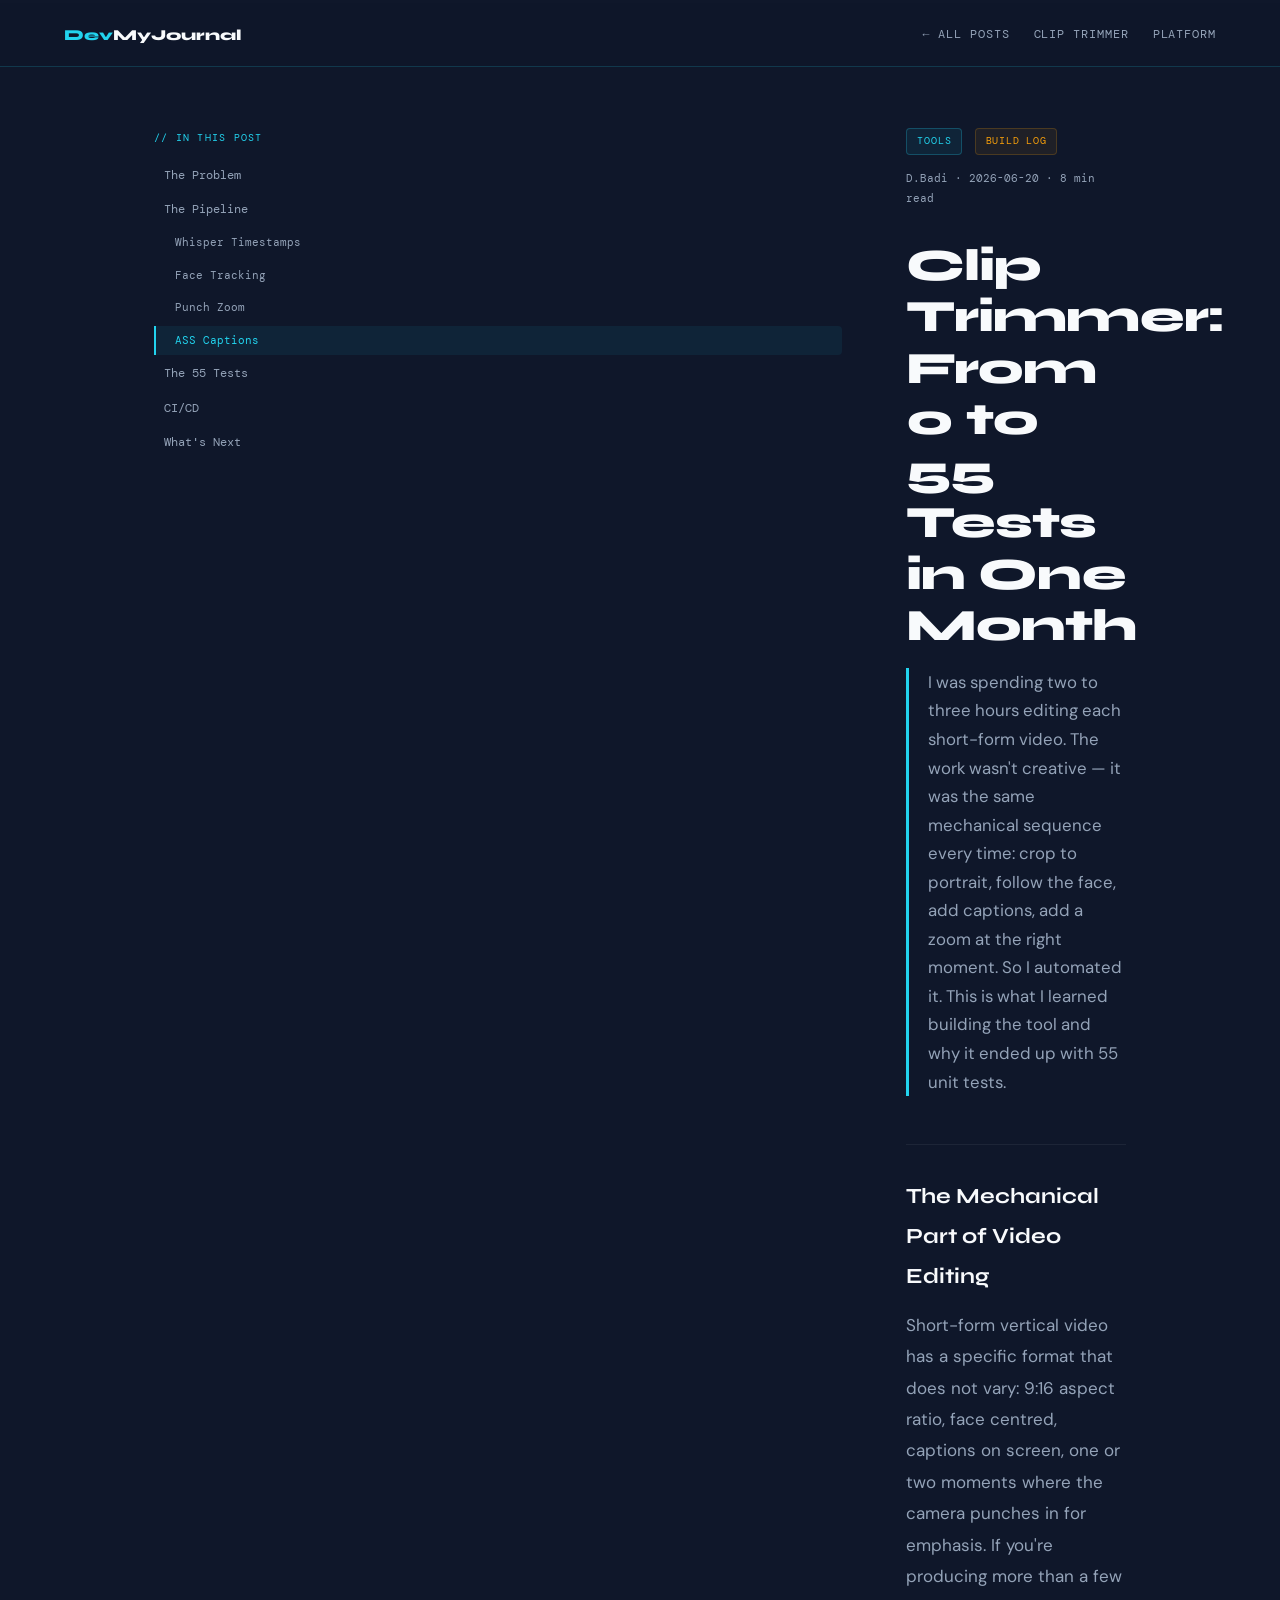
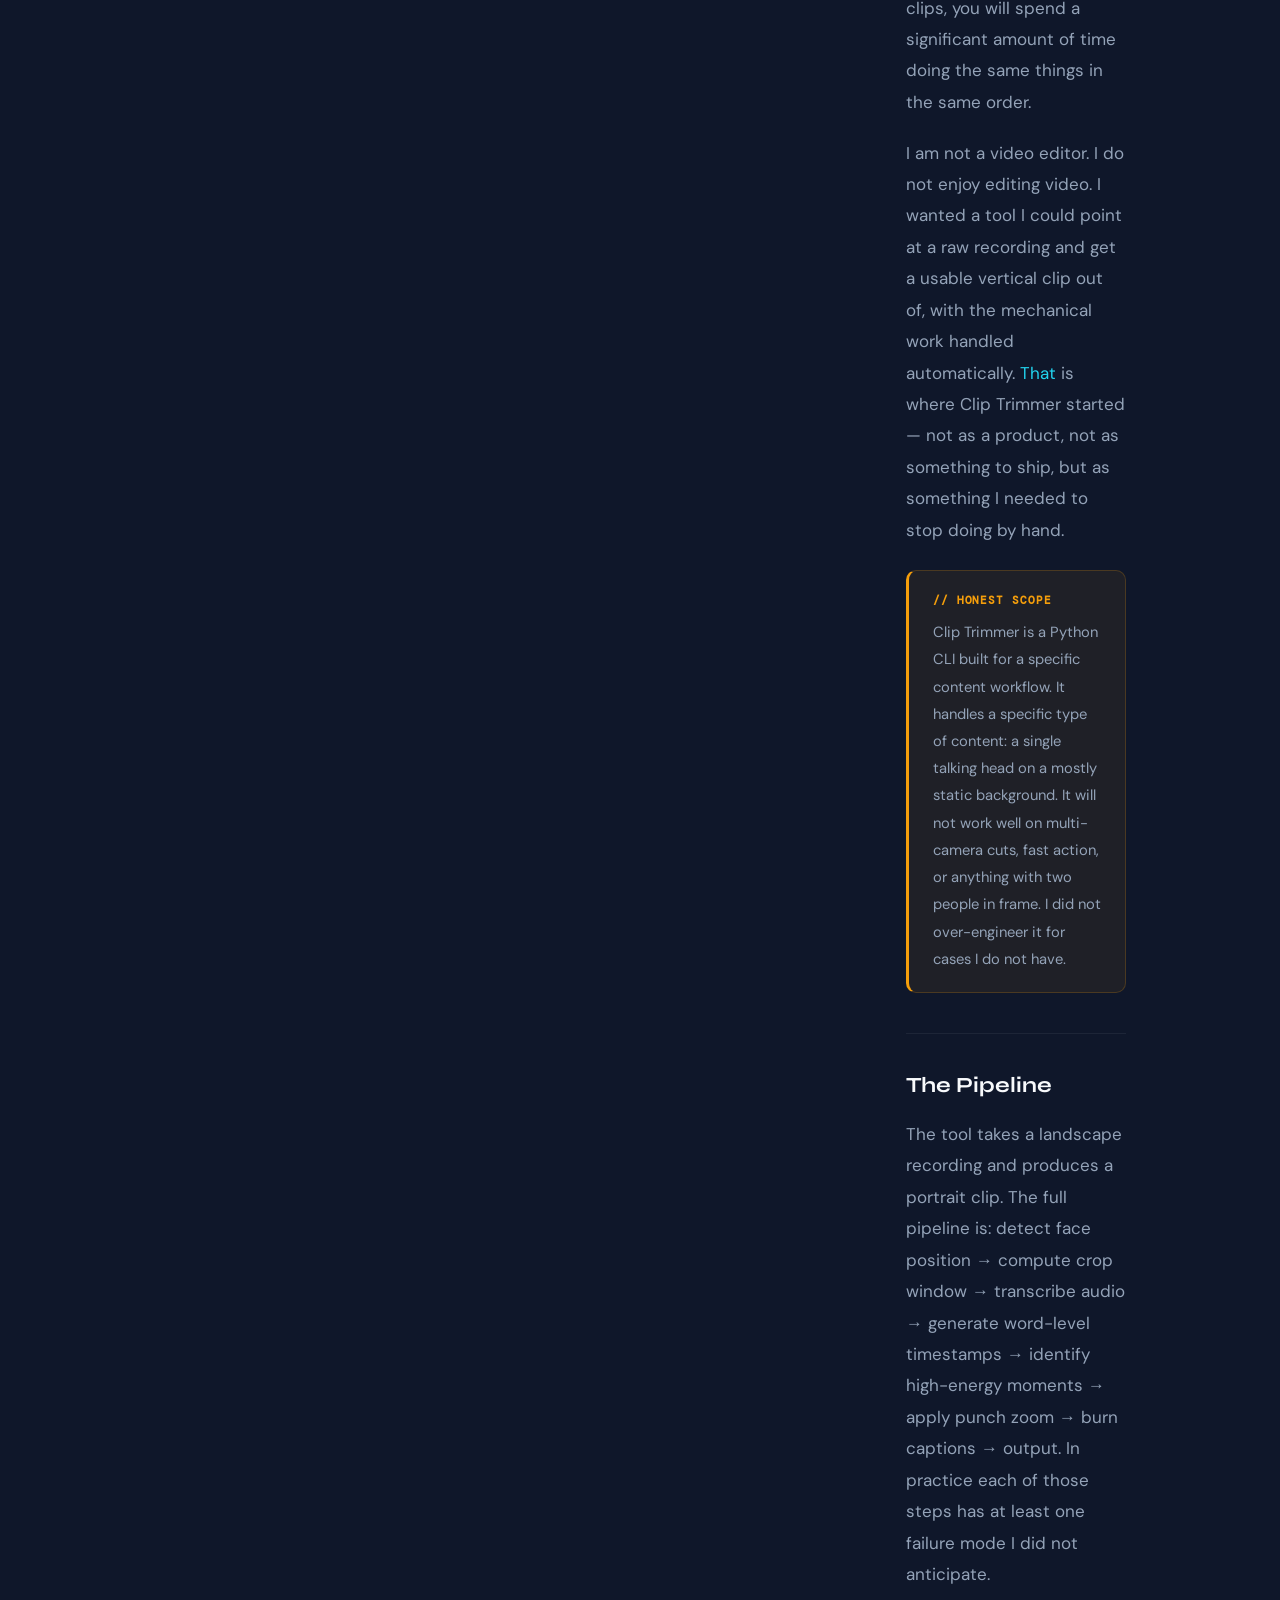
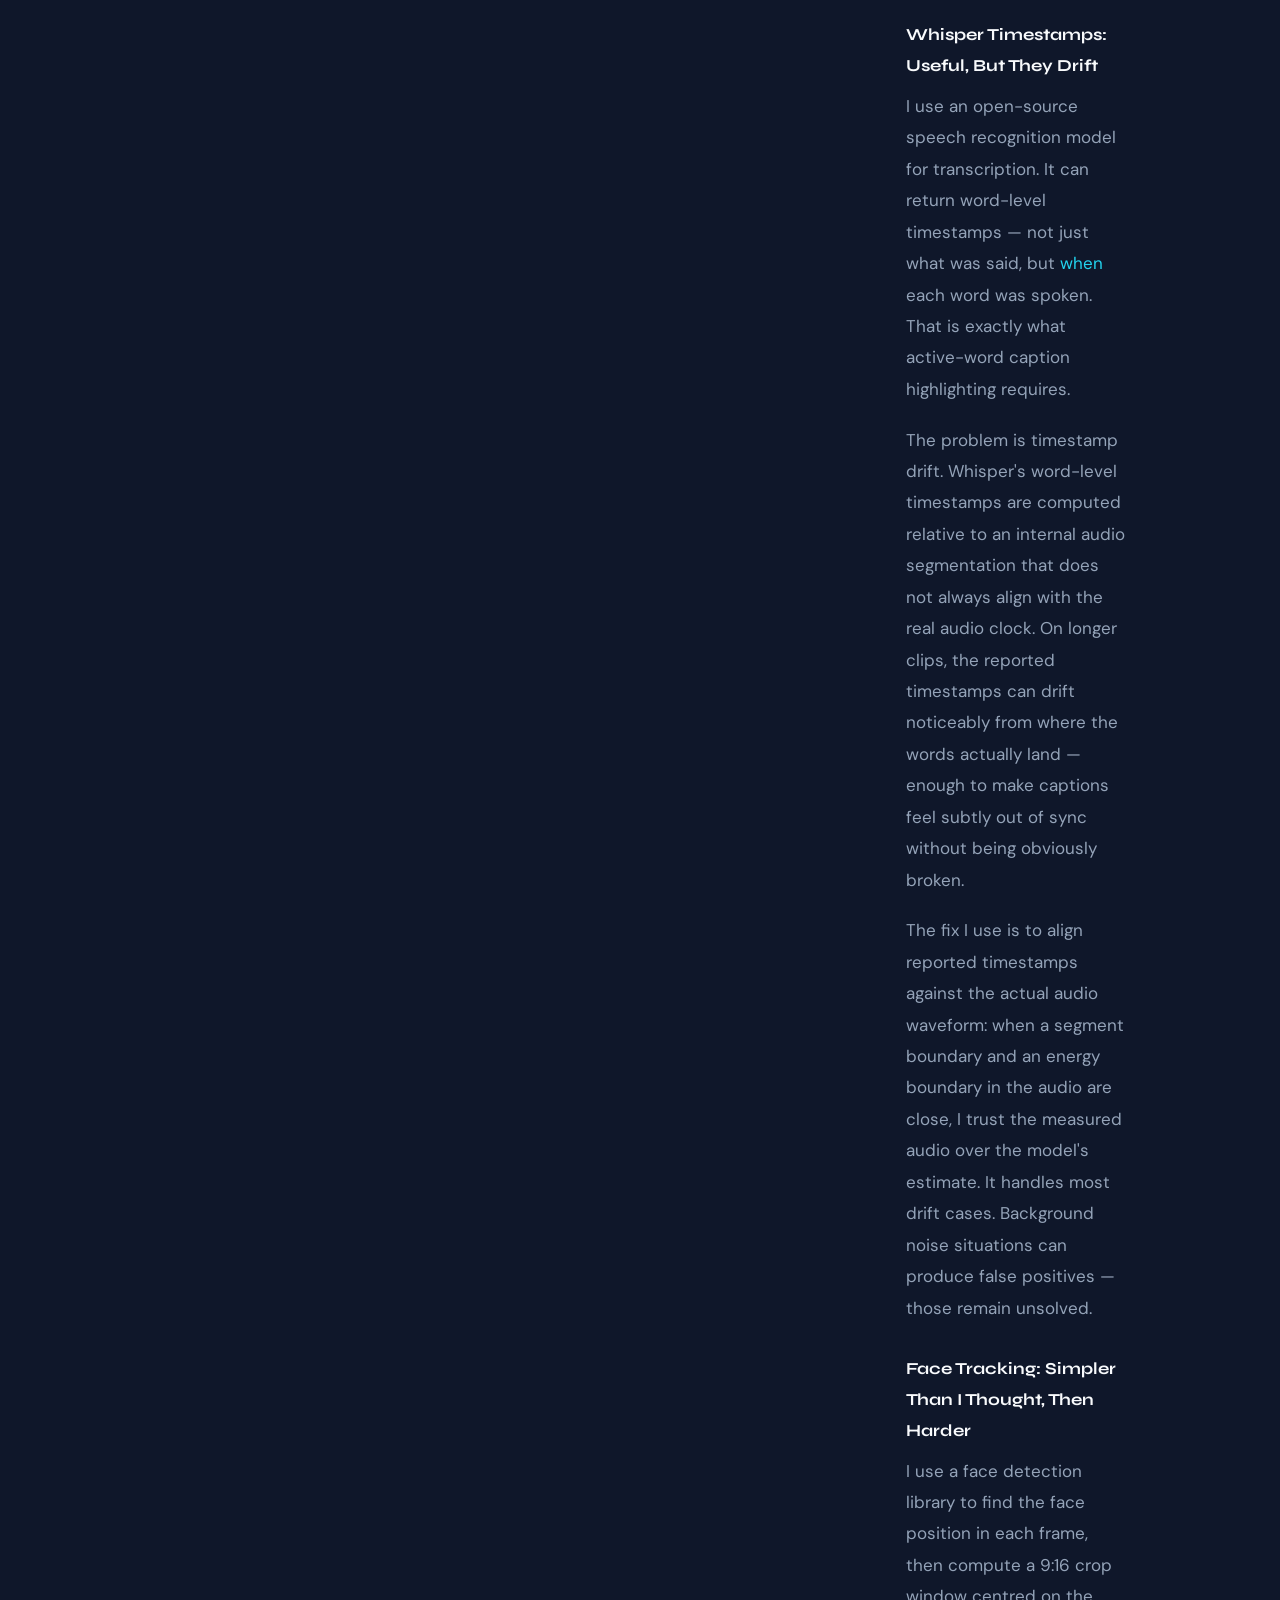
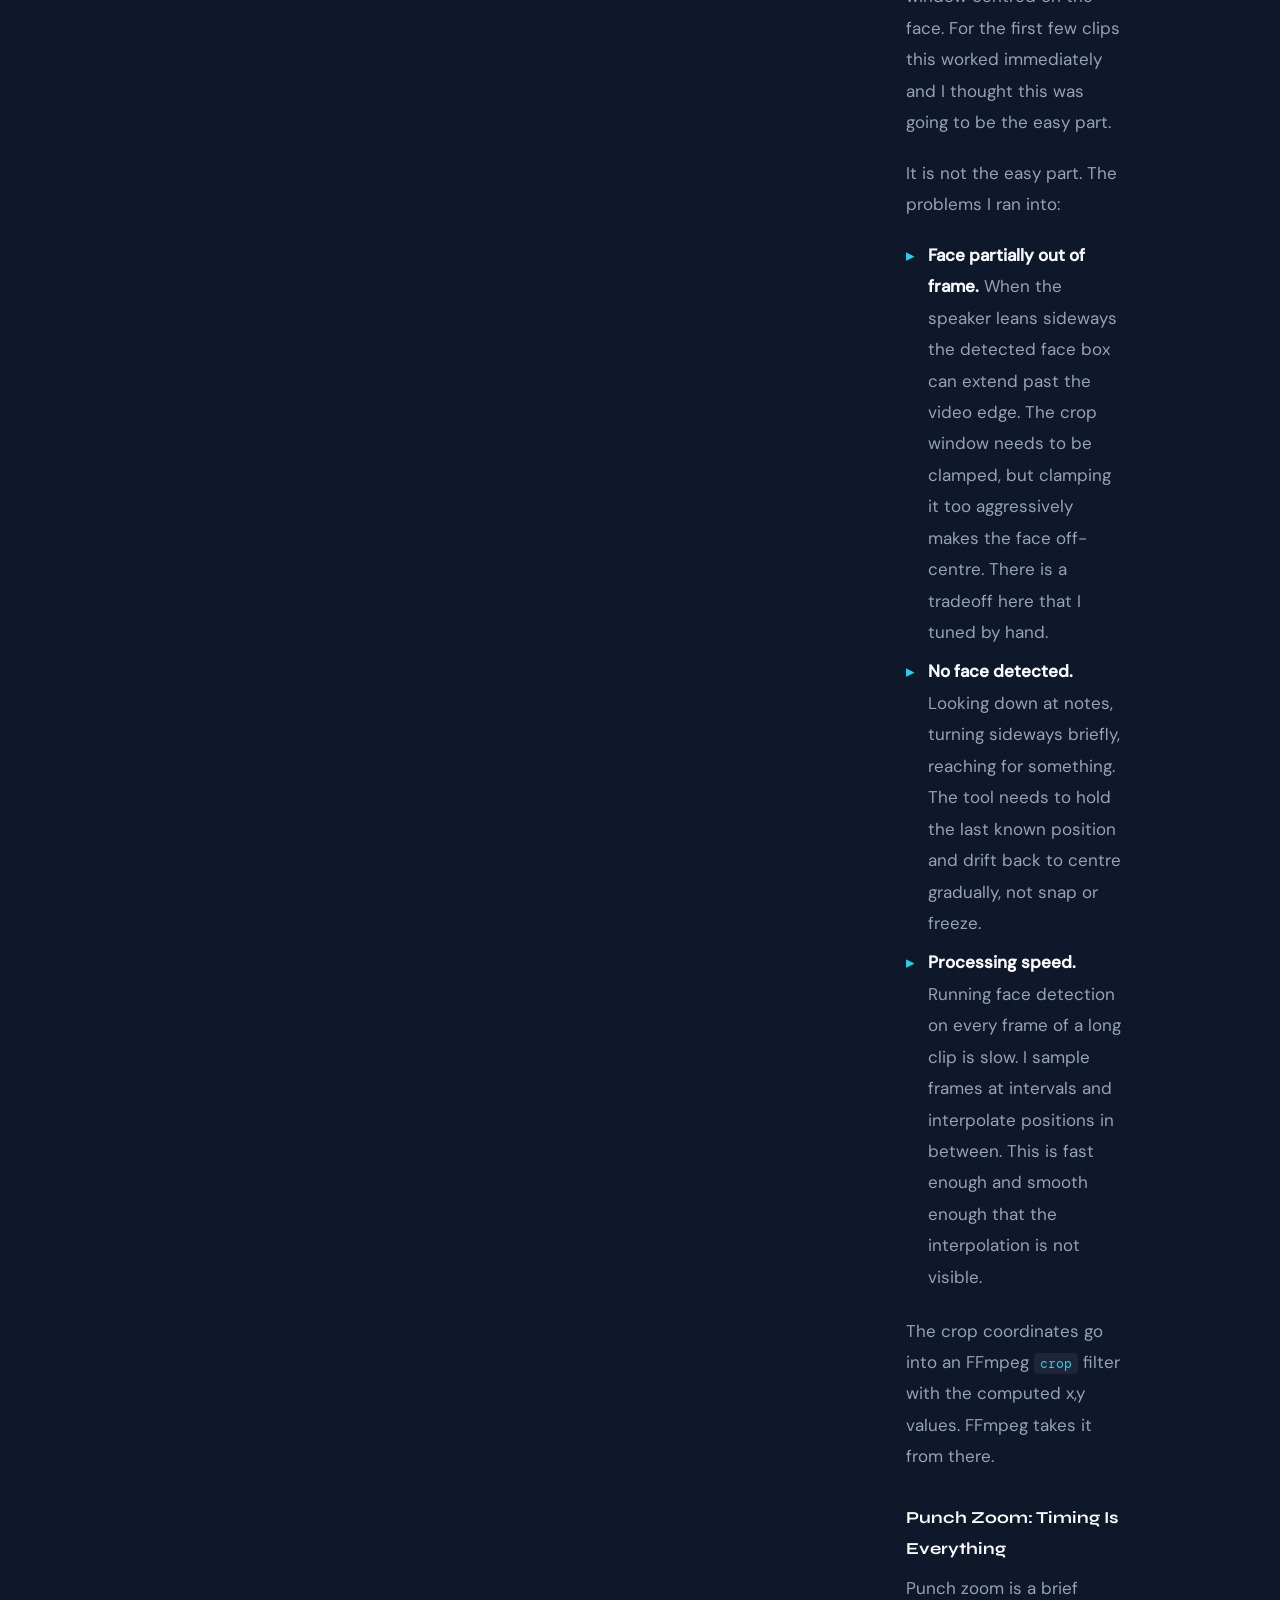
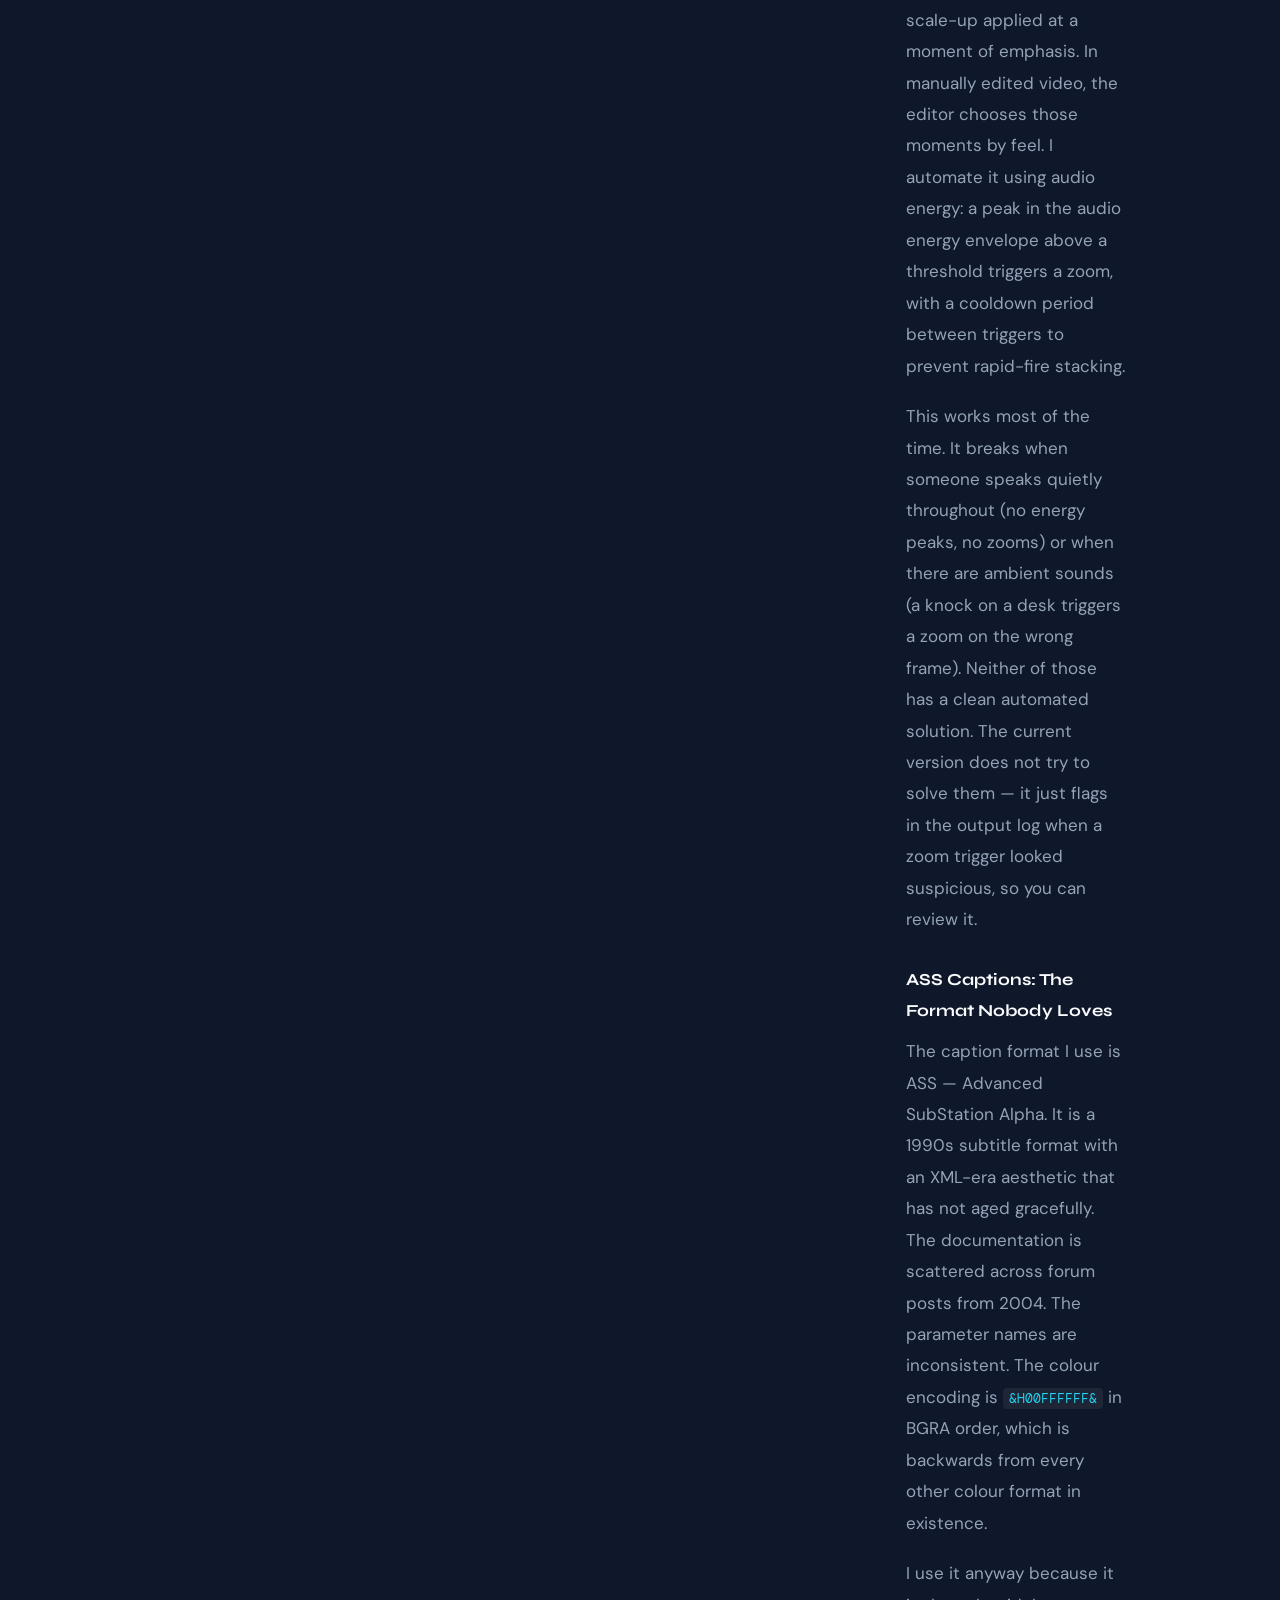
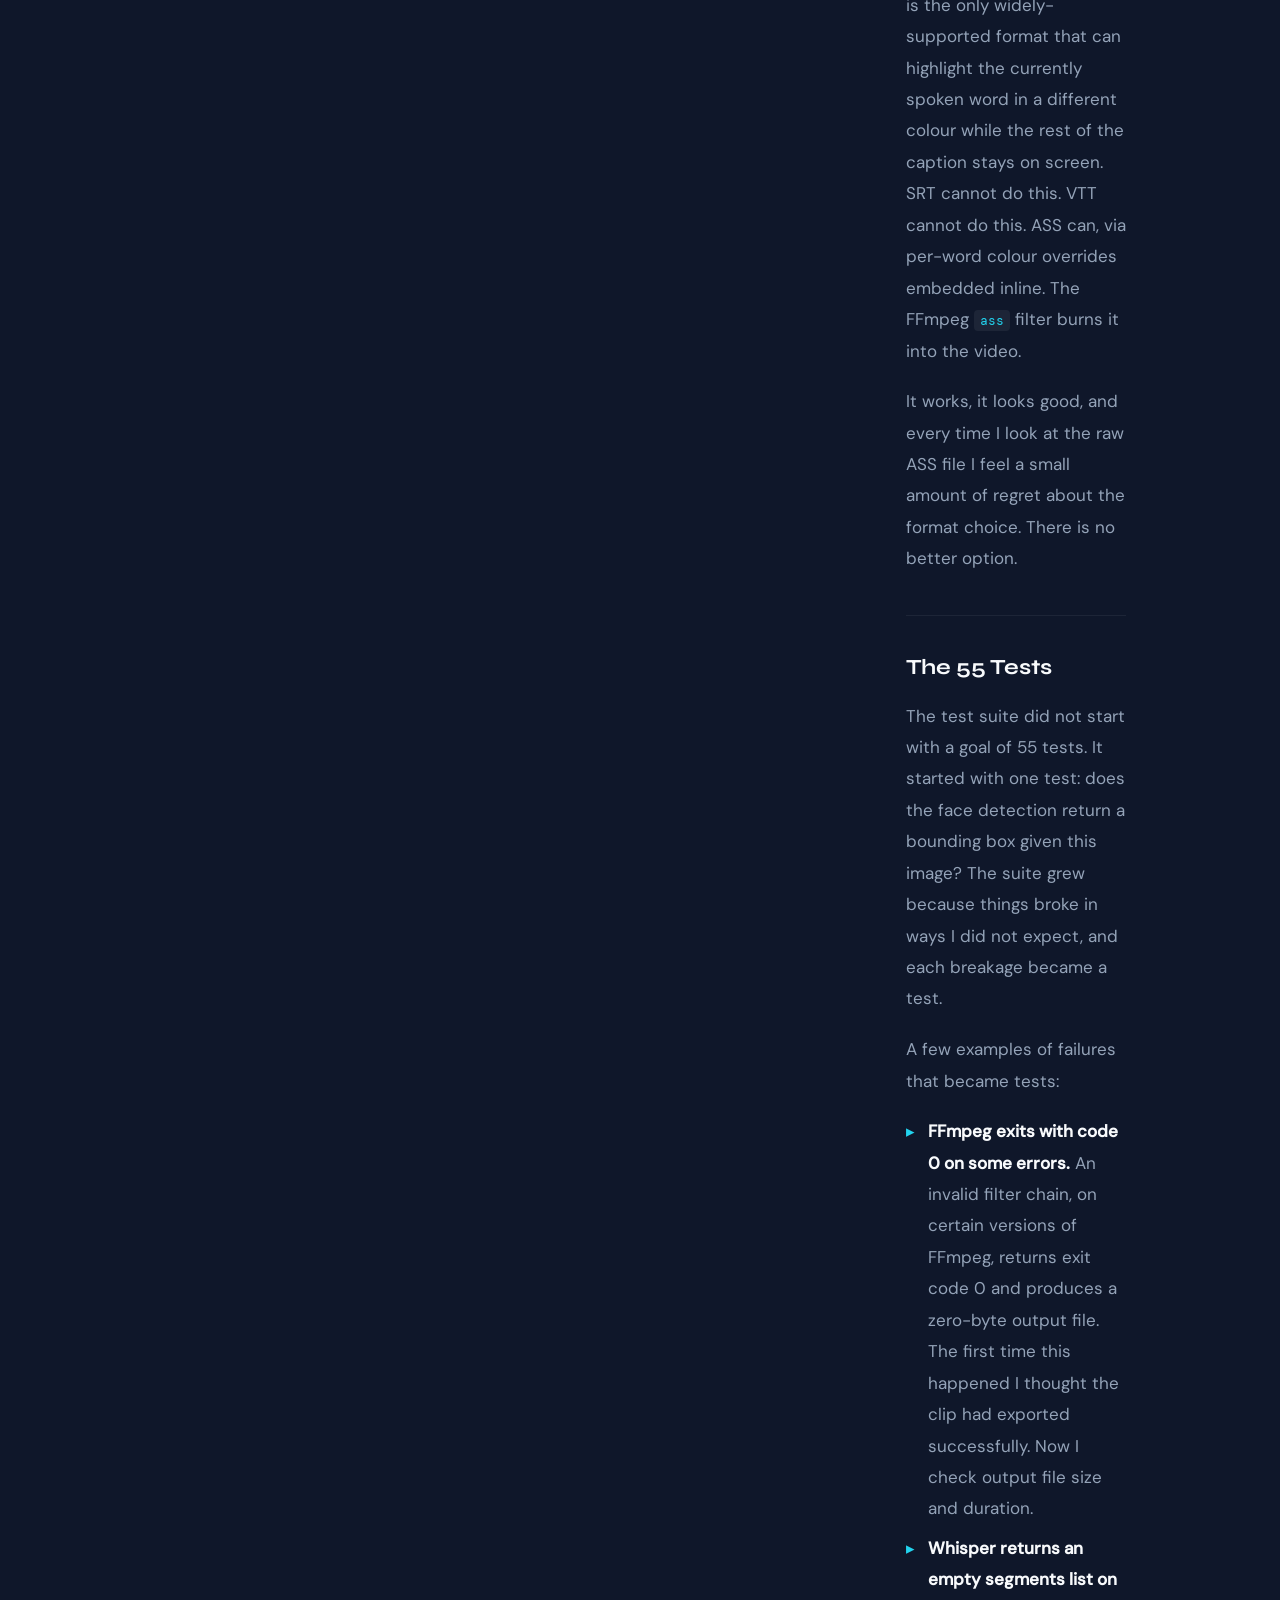
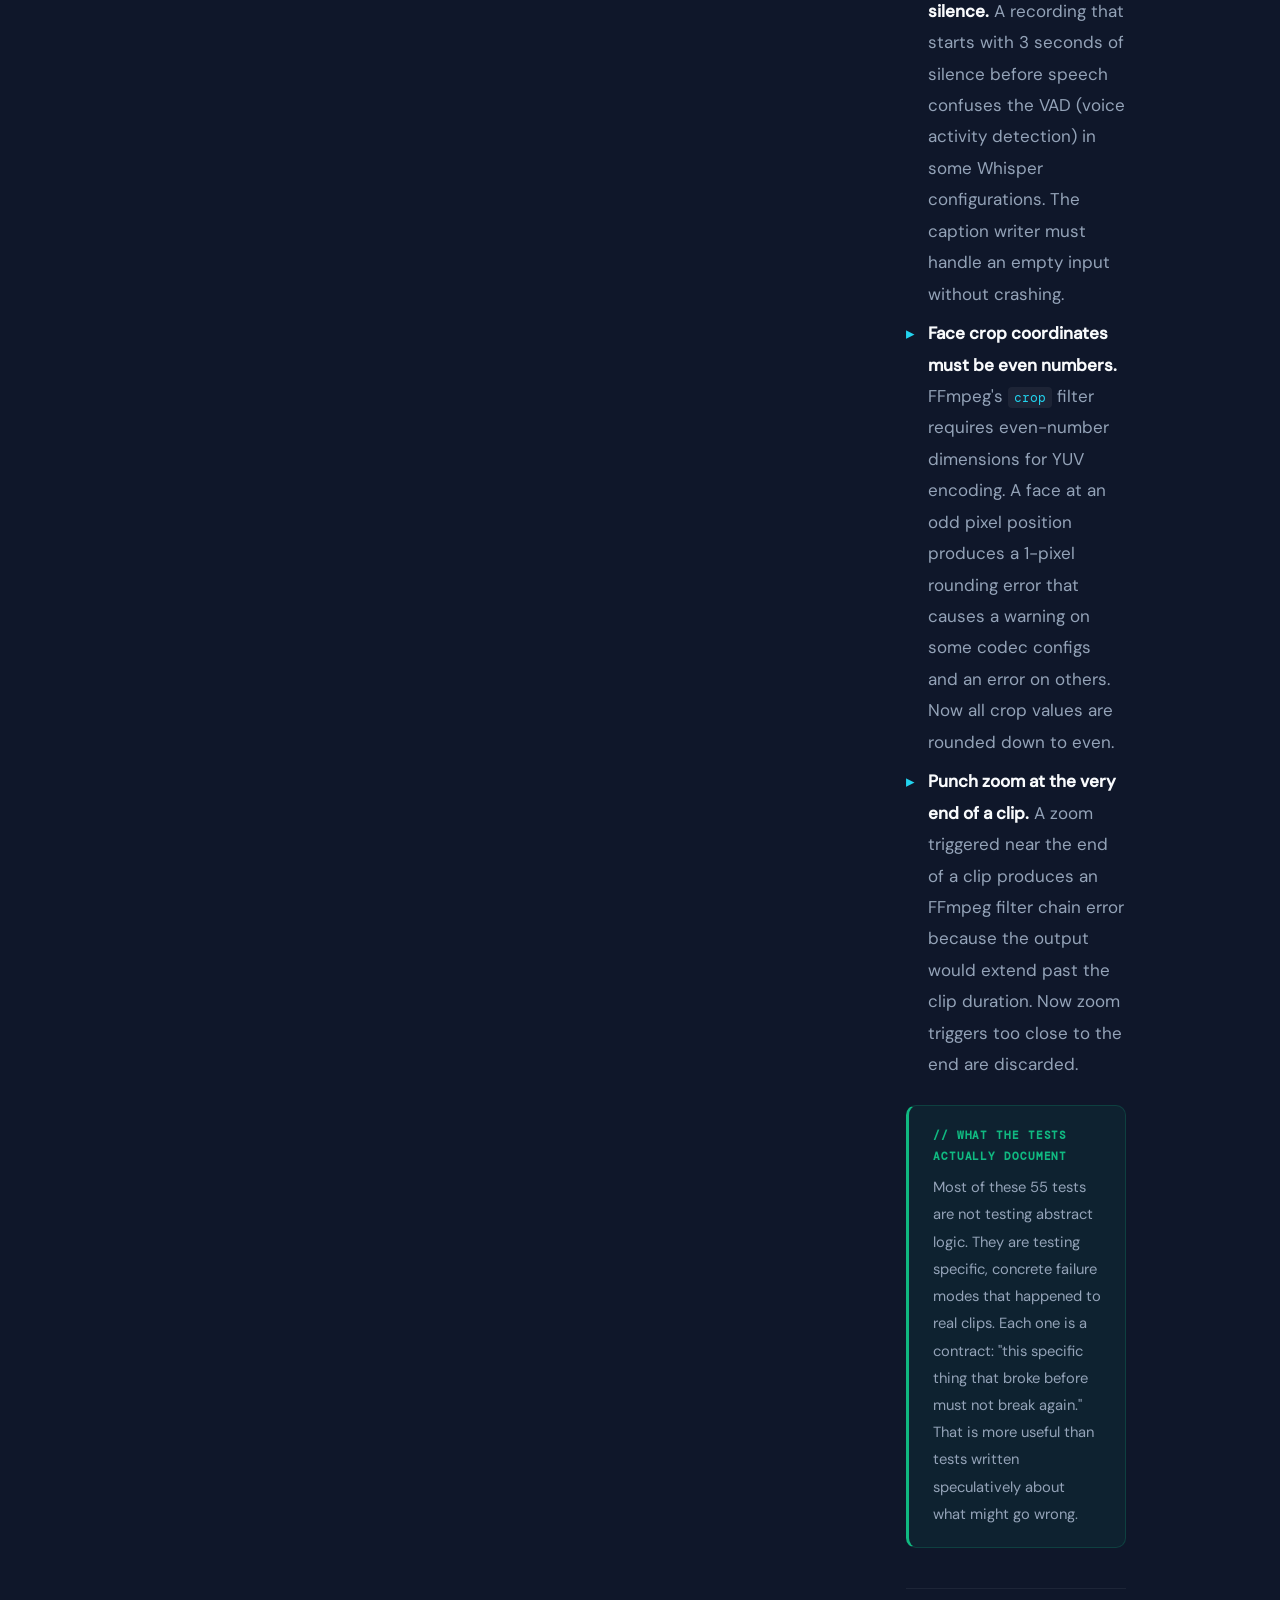
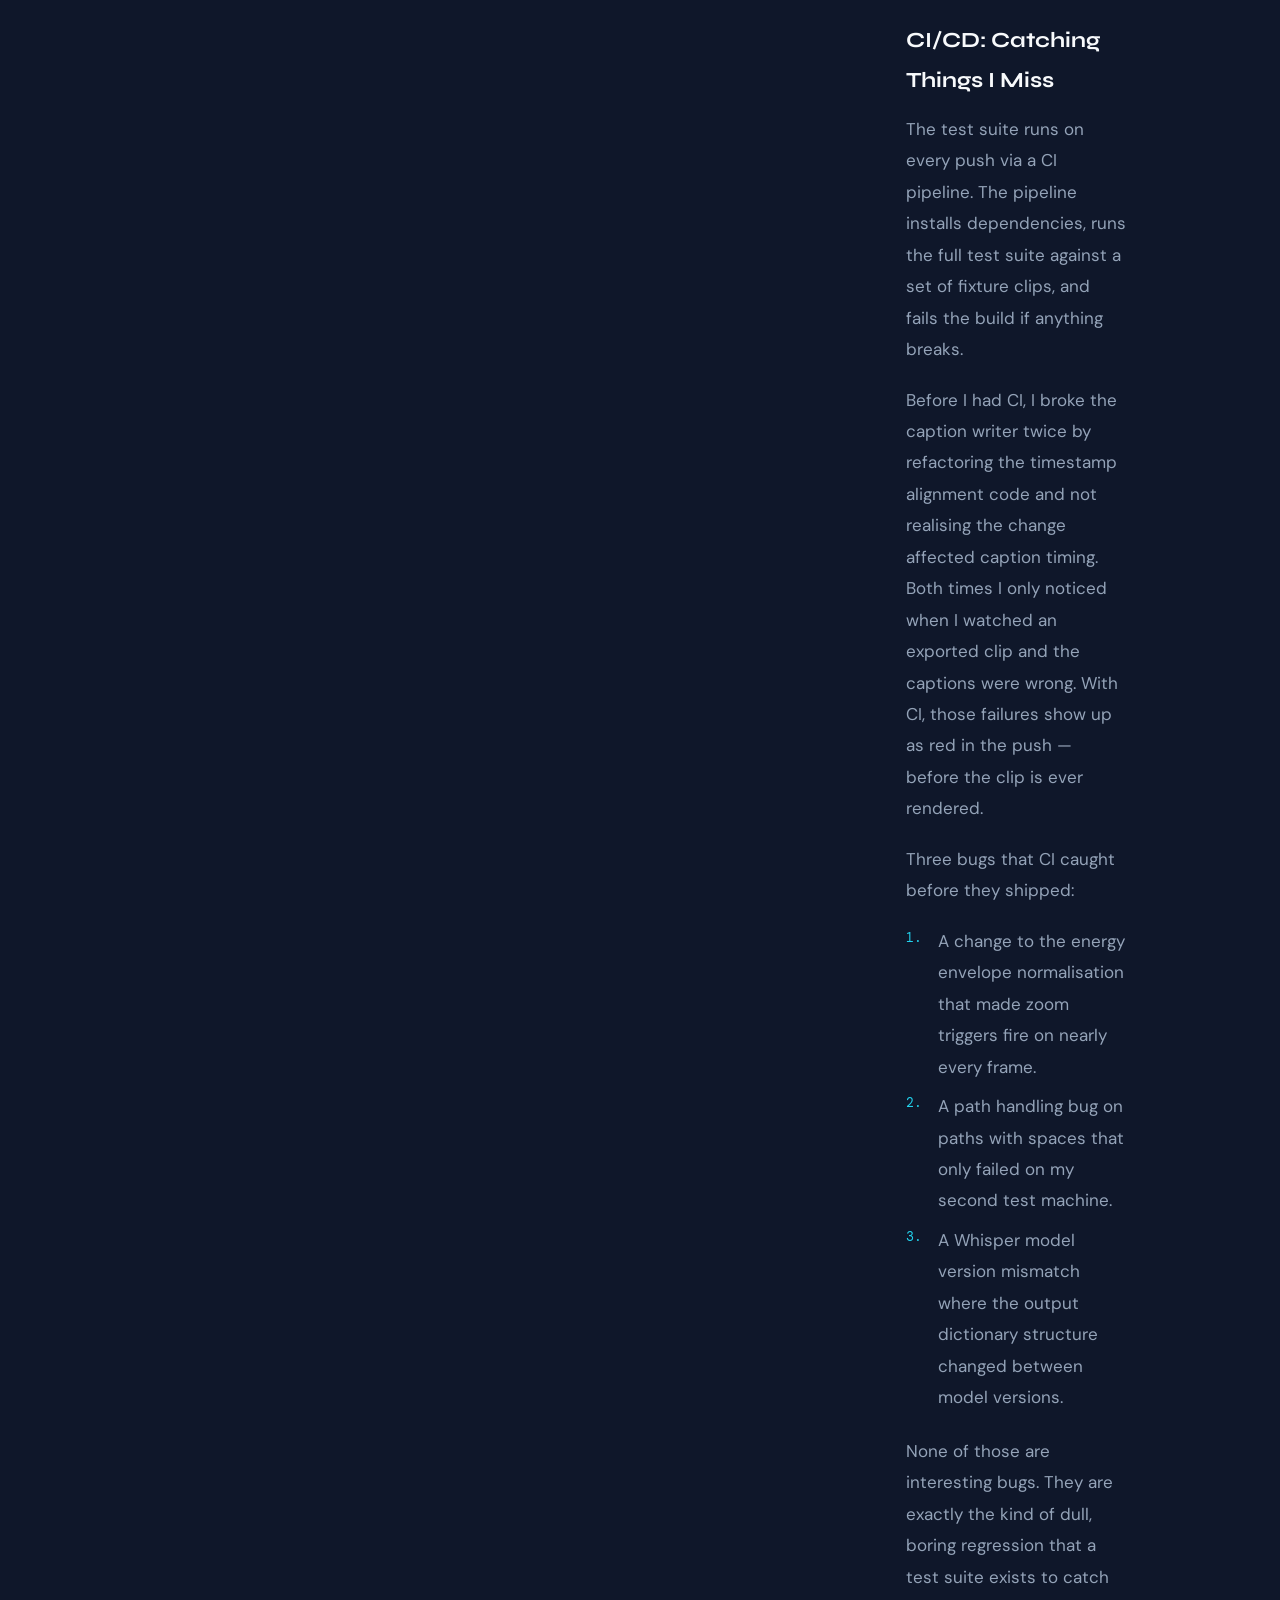
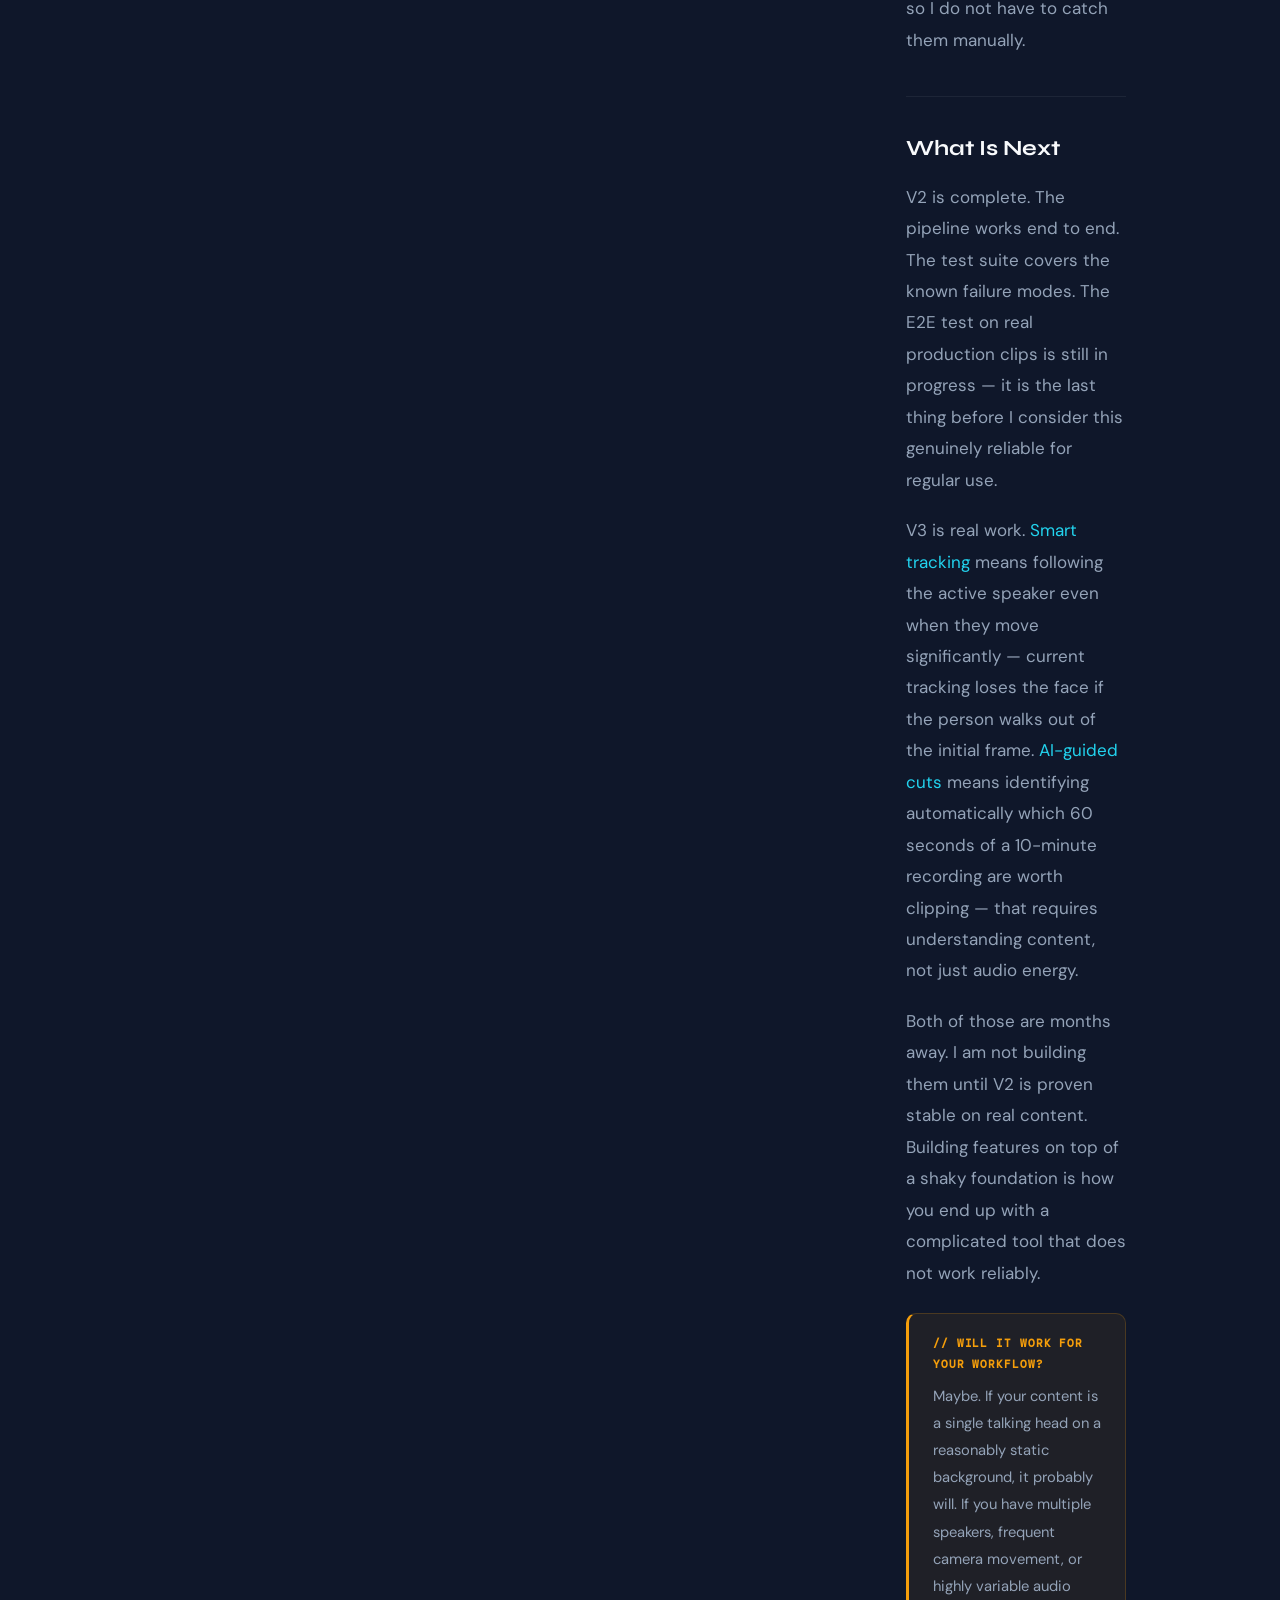
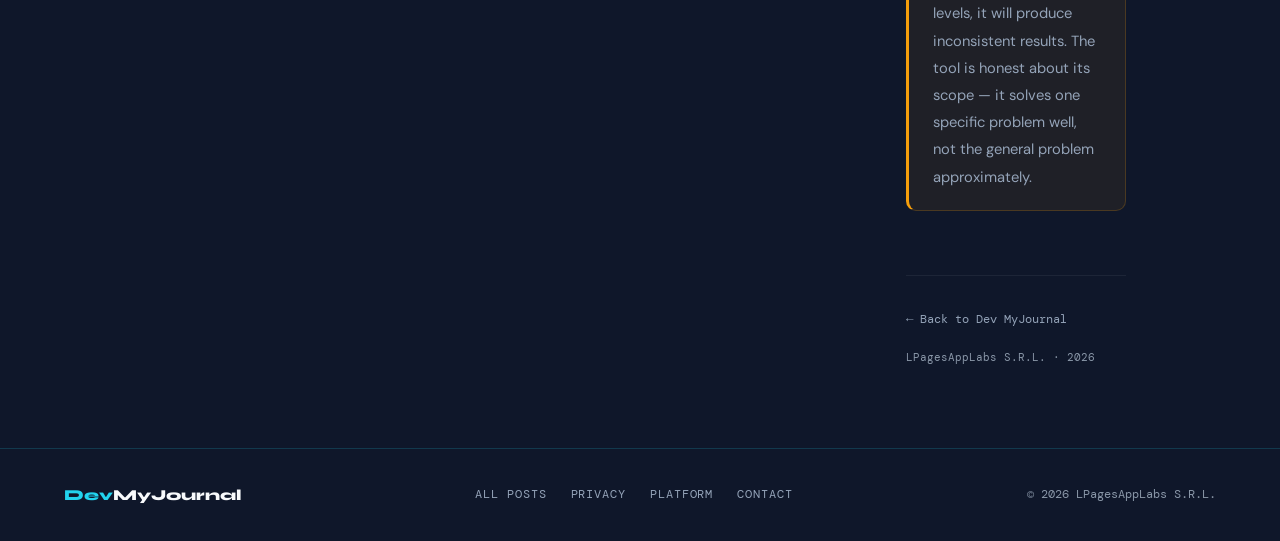
<file: public/clip-trimmer-55-tests.html>
<!DOCTYPE html>
<!-- LPagesAppLabs Platform v1.0 · Dev MyJournal · contact@lpagesapplabs.com -->
<html lang="en">
<head>
  <meta charset="UTF-8" />
  <meta name="viewport" content="width=device-width, initial-scale=1.0"/>
  <meta name="color-scheme" content="dark">
  <title>Clip Trimmer: From 0 to 55 Tests in One Month — Dev MyJournal</title>
  <meta name="description" content="Building a Python CLI that automates face crop, punch zoom, and word-level captions for viral short-form video — and why 55 unit tests grew out of things silently breaking.">
  <link rel="canonical" href="https://blog.lpagesapplabs.com/clip-trimmer-55-tests" />
  <meta property="og:title" content="Clip Trimmer: From 0 to 55 Tests in One Month" />
  <meta property="og:description" content="A Python CLI that automates the mechanical parts of short-form video editing. Face crop, punch zoom, ASS captions. 55 tests because FFmpeg lies to you." />
  <meta property="og:url" content="https://blog.lpagesapplabs.com/clip-trimmer-55-tests" />
  <meta property="og:image" content="https://lpagesapplabs.com/og-image.png" />
  <meta property="og:image:width" content="1200" />
  <meta property="og:image:height" content="630" />
  <meta property="og:type" content="article" />
  <meta name="twitter:card" content="summary_large_image" />
  <meta name="twitter:title" content="Clip Trimmer: From 0 to 55 Tests in One Month" />
  <meta name="twitter:description" content="A Python CLI that automates the mechanical parts of short-form video editing. Face crop, punch zoom, ASS captions. 55 tests because FFmpeg lies to you." />
  <meta name="twitter:image" content="https://lpagesapplabs.com/og-image.png" />
  <meta name="theme-color" content="#0F172A">
  <meta name="robots" content="index, follow">
  <link rel="icon" href="/logo.svg" type="image/svg+xml">
  <script src="main.js"></script>
  <link rel="stylesheet" href="fonts.css">
  <link rel="preload" href="fonts/syne-latin-800-normal.woff2" as="font" type="font/woff2" crossorigin>
  <link rel="preload" href="fonts/dm-sans-latin-400-normal.woff2" as="font" type="font/woff2" crossorigin>
  <link rel="stylesheet" href="clip-trimmer.css">
<script type="application/ld+json">
{
  "@context": "https://schema.org",
  "@type": "Article",
  "headline": "Clip Trimmer: From 0 to 55 Tests in One Month",
  "description": "Building a Python CLI for face crop, punch zoom, and word-level captions. 55 tests cataloguing things that broke silently — FFmpeg, Whisper drift, ASS format edge cases.",
  "author": {
    "@type": "Person",
    "name": "D.Badi",
    "url": "https://lpagesapplabs.com"
  },
  "publisher": {
    "@type": "Organization",
    "name": "LPagesAppLabs",
    "url": "https://lpagesapplabs.com"
  },
  "datePublished": "2026-06-19",
  "dateModified": "2026-06-20",
  "url": "https://blog.lpagesapplabs.com/clip-trimmer-55-tests",
  "keywords": "Python, CLI, FFmpeg, Whisper, testing, video automation, Clip Trimmer",
  "image": "https://lpagesapplabs.com/og-image.png"
}
</script>
</head>
<body>
<a class="skip-link" href="#main-content">Skip to main content</a>

<div id="progress-bar"></div>

<nav>
  <a href="/" class="nav-logo"><span>Dev</span>MyJournal</a>
  <div class="nav-links">
    <a href="/">← All Posts</a>
    <a href="https://clip-trimmer.lpagesapplabs.com" rel="noopener noreferrer">Clip Trimmer</a>
    <a href="https://lpagesapplabs.com" rel="noopener noreferrer">Platform</a>
  </div>
</nav>

<main class="page-wrap" id="main-content">

  <aside class="toc-aside">
    <div class="toc-label">// In this post</div>
    <ul class="toc-list" id="toc">
      <li><a href="#the-problem" class="h2">The Problem</a></li>
      <li><a href="#the-pipeline" class="h2">The Pipeline</a></li>
      <li><a href="#whisper" class="h3">Whisper Timestamps</a></li>
      <li><a href="#face-tracking" class="h3">Face Tracking</a></li>
      <li><a href="#punch-zoom" class="h3">Punch Zoom</a></li>
      <li><a href="#ass-captions" class="h3">ASS Captions</a></li>
      <li><a href="#the-tests" class="h2">The 55 Tests</a></li>
      <li><a href="#ci" class="h2">CI/CD</a></li>
      <li><a href="#whats-next" class="h2">What's Next</a></li>
    </ul>
  </aside>

  <article>
    <div class="post-meta-bar">
      <span class="cat-tag">Tools</span>
      <span class="depth-tag">Build Log</span>
      <span class="meta-info">D.Badi · 2026-06-20 · 8 min read</span>
    </div>

    <h1 class="post-title">Clip Trimmer:<br>From 0 to 55 Tests in One Month</h1>
    <p class="post-lead">I was spending two to three hours editing each short-form video. The work wasn't creative — it was the same mechanical sequence every time: crop to portrait, follow the face, add captions, add a zoom at the right moment. So I automated it. This is what I learned building the tool and why it ended up with 55 unit tests.</p>

    <div class="prose">

      <h2 id="the-problem">The Mechanical Part of Video Editing</h2>
      <p>Short-form vertical video has a specific format that does not vary: 9:16 aspect ratio, face centred, captions on screen, one or two moments where the camera punches in for emphasis. If you're producing more than a few clips, you will spend a significant amount of time doing the same things in the same order.</p>
      <p>I am not a video editor. I do not enjoy editing video. I wanted a tool I could point at a raw recording and get a usable vertical clip out of, with the mechanical work handled automatically. <em>That</em> is where Clip Trimmer started — not as a product, not as something to ship, but as something I needed to stop doing by hand.</p>

      <div class="callout callout-warn">
        <strong>// Honest scope</strong>
        <p>Clip Trimmer is a Python CLI built for a specific content workflow. It handles a specific type of content: a single talking head on a mostly static background. It will not work well on multi-camera cuts, fast action, or anything with two people in frame. I did not over-engineer it for cases I do not have.</p>
      </div>

      <h2 id="the-pipeline">The Pipeline</h2>
      <p>The tool takes a landscape recording and produces a portrait clip. The full pipeline is: detect face position → compute crop window → transcribe audio → generate word-level timestamps → identify high-energy moments → apply punch zoom → burn captions → output. In practice each of those steps has at least one failure mode I did not anticipate.</p>

      <h3 id="whisper">Whisper Timestamps: Useful, But They Drift</h3>
      <p>I use an open-source speech recognition model for transcription. It can return word-level timestamps — not just what was said, but <em>when</em> each word was spoken. That is exactly what active-word caption highlighting requires.</p>
      <p>The problem is timestamp drift. Whisper's word-level timestamps are computed relative to an internal audio segmentation that does not always align with the real audio clock. On longer clips, the reported timestamps can drift noticeably from where the words actually land — enough to make captions feel subtly out of sync without being obviously broken.</p>
      <p>The fix I use is to align reported timestamps against the actual audio waveform: when a segment boundary and an energy boundary in the audio are close, I trust the measured audio over the model's estimate. It handles most drift cases. Background noise situations can produce false positives — those remain unsolved.</p>

      <h3 id="face-tracking">Face Tracking: Simpler Than I Thought, Then Harder</h3>
      <p>I use a face detection library to find the face position in each frame, then compute a 9:16 crop window centred on the face. For the first few clips this worked immediately and I thought this was going to be the easy part.</p>
      <p>It is not the easy part. The problems I ran into:</p>
      <ul>
        <li><strong>Face partially out of frame.</strong> When the speaker leans sideways the detected face box can extend past the video edge. The crop window needs to be clamped, but clamping it too aggressively makes the face off-centre. There is a tradeoff here that I tuned by hand.</li>
        <li><strong>No face detected.</strong> Looking down at notes, turning sideways briefly, reaching for something. The tool needs to hold the last known position and drift back to centre gradually, not snap or freeze.</li>
        <li><strong>Processing speed.</strong> Running face detection on every frame of a long clip is slow. I sample frames at intervals and interpolate positions in between. This is fast enough and smooth enough that the interpolation is not visible.</li>
      </ul>
      <p>The crop coordinates go into an FFmpeg <code>crop</code> filter with the computed x,y values. FFmpeg takes it from there.</p>

      <h3 id="punch-zoom">Punch Zoom: Timing Is Everything</h3>
      <p>Punch zoom is a brief scale-up applied at a moment of emphasis. In manually edited video, the editor chooses those moments by feel. I automate it using audio energy: a peak in the audio energy envelope above a threshold triggers a zoom, with a cooldown period between triggers to prevent rapid-fire stacking.</p>
      <p>This works most of the time. It breaks when someone speaks quietly throughout (no energy peaks, no zooms) or when there are ambient sounds (a knock on a desk triggers a zoom on the wrong frame). Neither of those has a clean automated solution. The current version does not try to solve them — it just flags in the output log when a zoom trigger looked suspicious, so you can review it.</p>

      <h3 id="ass-captions">ASS Captions: The Format Nobody Loves</h3>
      <p>The caption format I use is ASS — Advanced SubStation Alpha. It is a 1990s subtitle format with an XML-era aesthetic that has not aged gracefully. The documentation is scattered across forum posts from 2004. The parameter names are inconsistent. The colour encoding is <code>&amp;H00FFFFFF&amp;</code> in BGRA order, which is backwards from every other colour format in existence.</p>
      <p>I use it anyway because it is the only widely-supported format that can highlight the currently spoken word in a different colour while the rest of the caption stays on screen. SRT cannot do this. VTT cannot do this. ASS can, via per-word colour overrides embedded inline. The FFmpeg <code>ass</code> filter burns it into the video.</p>
      <p>It works, it looks good, and every time I look at the raw ASS file I feel a small amount of regret about the format choice. There is no better option.</p>

      <h2 id="the-tests">The 55 Tests</h2>
      <p>The test suite did not start with a goal of 55 tests. It started with one test: does the face detection return a bounding box given this image? The suite grew because things broke in ways I did not expect, and each breakage became a test.</p>
      <p>A few examples of failures that became tests:</p>
      <ul>
        <li><strong>FFmpeg exits with code 0 on some errors.</strong> An invalid filter chain, on certain versions of FFmpeg, returns exit code 0 and produces a zero-byte output file. The first time this happened I thought the clip had exported successfully. Now I check output file size and duration.</li>
        <li><strong>Whisper returns an empty segments list on silence.</strong> A recording that starts with 3 seconds of silence before speech confuses the VAD (voice activity detection) in some Whisper configurations. The caption writer must handle an empty input without crashing.</li>
        <li><strong>Face crop coordinates must be even numbers.</strong> FFmpeg's <code>crop</code> filter requires even-number dimensions for YUV encoding. A face at an odd pixel position produces a 1-pixel rounding error that causes a warning on some codec configs and an error on others. Now all crop values are rounded down to even.</li>
        <li><strong>Punch zoom at the very end of a clip.</strong> A zoom triggered near the end of a clip produces an FFmpeg filter chain error because the output would extend past the clip duration. Now zoom triggers too close to the end are discarded.</li>
      </ul>

      <div class="callout callout-good">
        <strong>// What the tests actually document</strong>
        <p>Most of these 55 tests are not testing abstract logic. They are testing specific, concrete failure modes that happened to real clips. Each one is a contract: "this specific thing that broke before must not break again." That is more useful than tests written speculatively about what might go wrong.</p>
      </div>

      <h2 id="ci">CI/CD: Catching Things I Miss</h2>
      <p>The test suite runs on every push via a CI pipeline. The pipeline installs dependencies, runs the full test suite against a set of fixture clips, and fails the build if anything breaks.</p>
      <p>Before I had CI, I broke the caption writer twice by refactoring the timestamp alignment code and not realising the change affected caption timing. Both times I only noticed when I watched an exported clip and the captions were wrong. With CI, those failures show up as red in the push — before the clip is ever rendered.</p>
      <p>Three bugs that CI caught before they shipped:</p>
      <ol>
        <li>A change to the energy envelope normalisation that made zoom triggers fire on nearly every frame.</li>
        <li>A path handling bug on paths with spaces that only failed on my second test machine.</li>
        <li>A Whisper model version mismatch where the output dictionary structure changed between model versions.</li>
      </ol>
      <p>None of those are interesting bugs. They are exactly the kind of dull, boring regression that a test suite exists to catch so I do not have to catch them manually.</p>

      <h2 id="whats-next">What Is Next</h2>
      <p>V2 is complete. The pipeline works end to end. The test suite covers the known failure modes. The E2E test on real production clips is still in progress — it is the last thing before I consider this genuinely reliable for regular use.</p>
      <p>V3 is real work. <em>Smart tracking</em> means following the active speaker even when they move significantly — current tracking loses the face if the person walks out of the initial frame. <em>AI-guided cuts</em> means identifying automatically which 60 seconds of a 10-minute recording are worth clipping — that requires understanding content, not just audio energy.</p>
      <p>Both of those are months away. I am not building them until V2 is proven stable on real content. Building features on top of a shaky foundation is how you end up with a complicated tool that does not work reliably.</p>

      <div class="callout callout-warn">
        <strong>// Will it work for your workflow?</strong>
        <p>Maybe. If your content is a single talking head on a reasonably static background, it probably will. If you have multiple speakers, frequent camera movement, or highly variable audio levels, it will produce inconsistent results. The tool is honest about its scope — it solves one specific problem well, not the general problem approximately.</p>
      </div>

    </div>

    <div class="post-footer">
      <a href="/" class="back-link">← Back to Dev MyJournal</a>
      <span class="share-note">LPagesAppLabs S.R.L. · 2026</span>
    </div>
  </article>
</main>

<footer>
  <a href="/" class="footer-logo"><span>Dev</span>MyJournal</a>
  <div class="footer-links">
    <a href="/">All Posts</a>
    <a href="https://lpagesapplabs.com/privacy.html" rel="noopener noreferrer">Privacy</a>
    <a href="https://lpagesapplabs.com" rel="noopener noreferrer">Platform</a>
    <a href="mailto:contact@lpagesapplabs.com">Contact</a>
  </div>
  <div class="footer-copy">© 2026 LPagesAppLabs S.R.L.</div>
</footer>

<script src="post.js" defer></script>
</body>
</html>
</file>
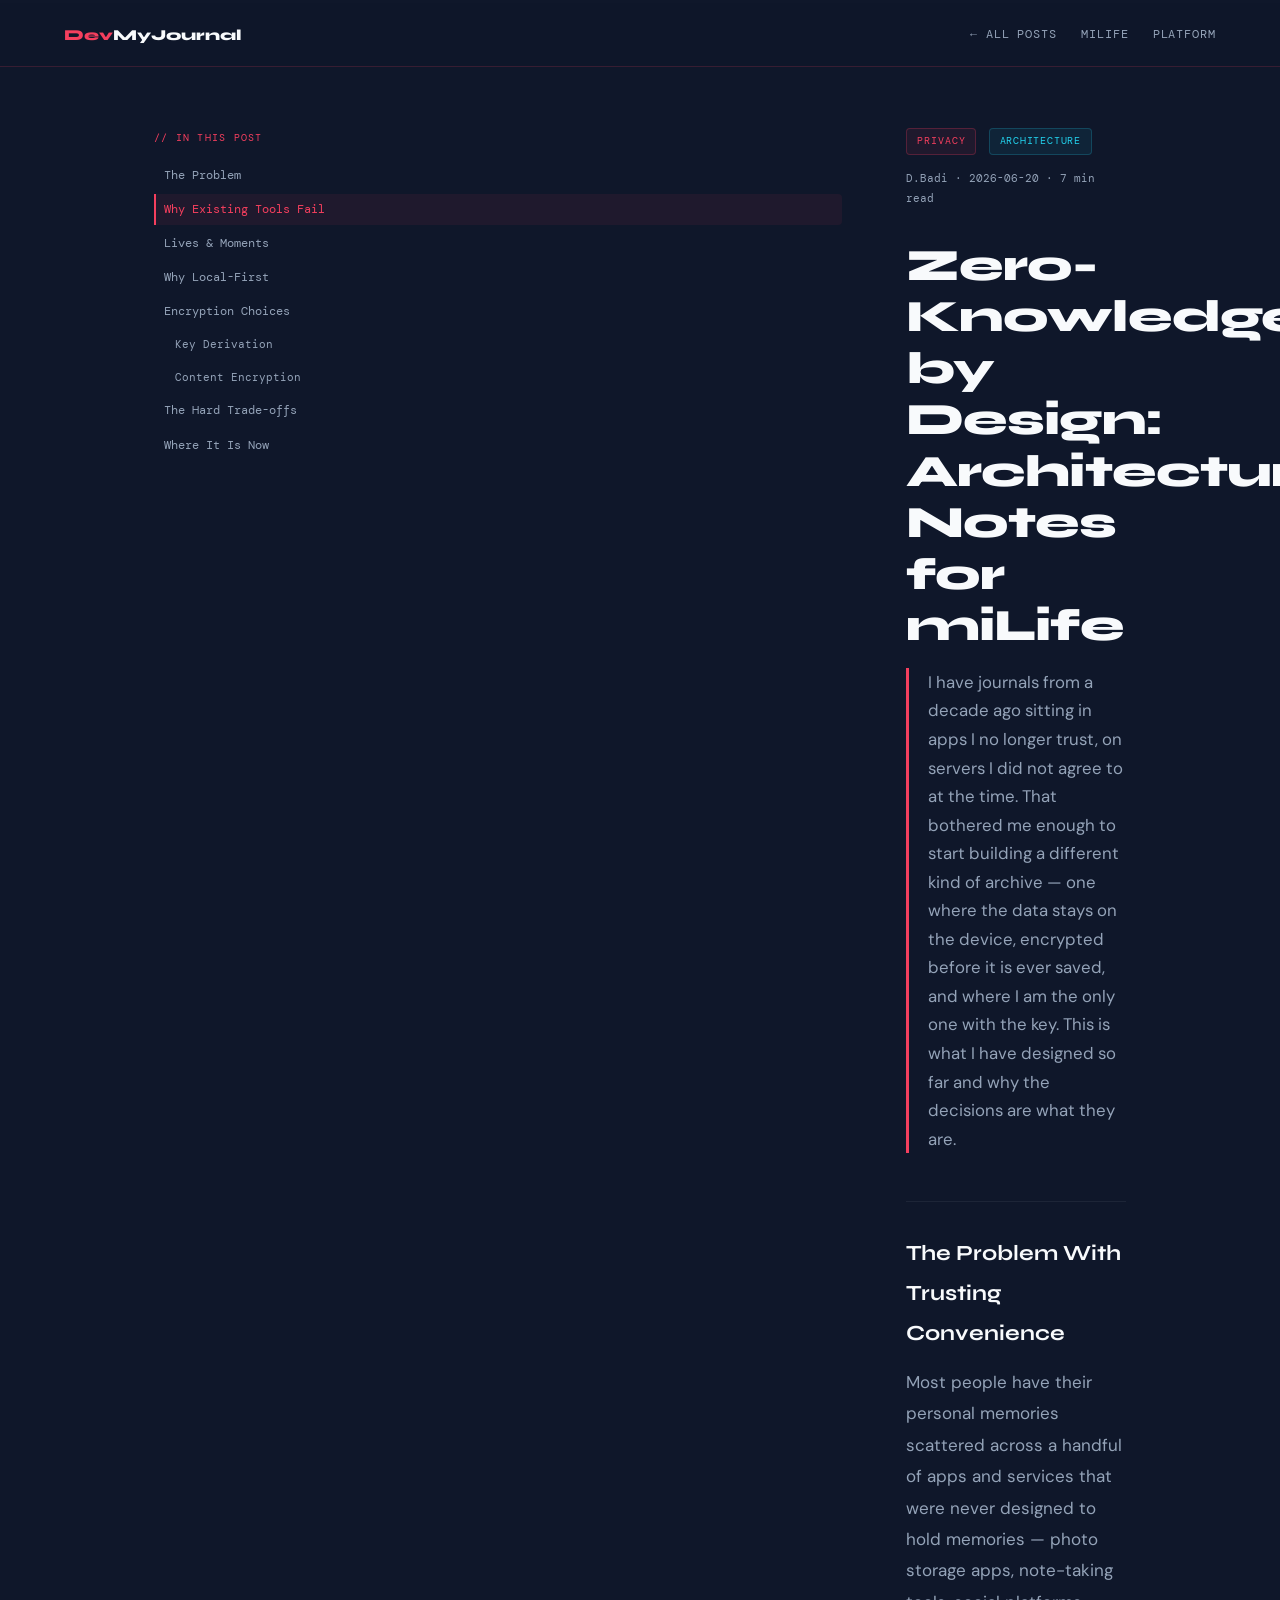
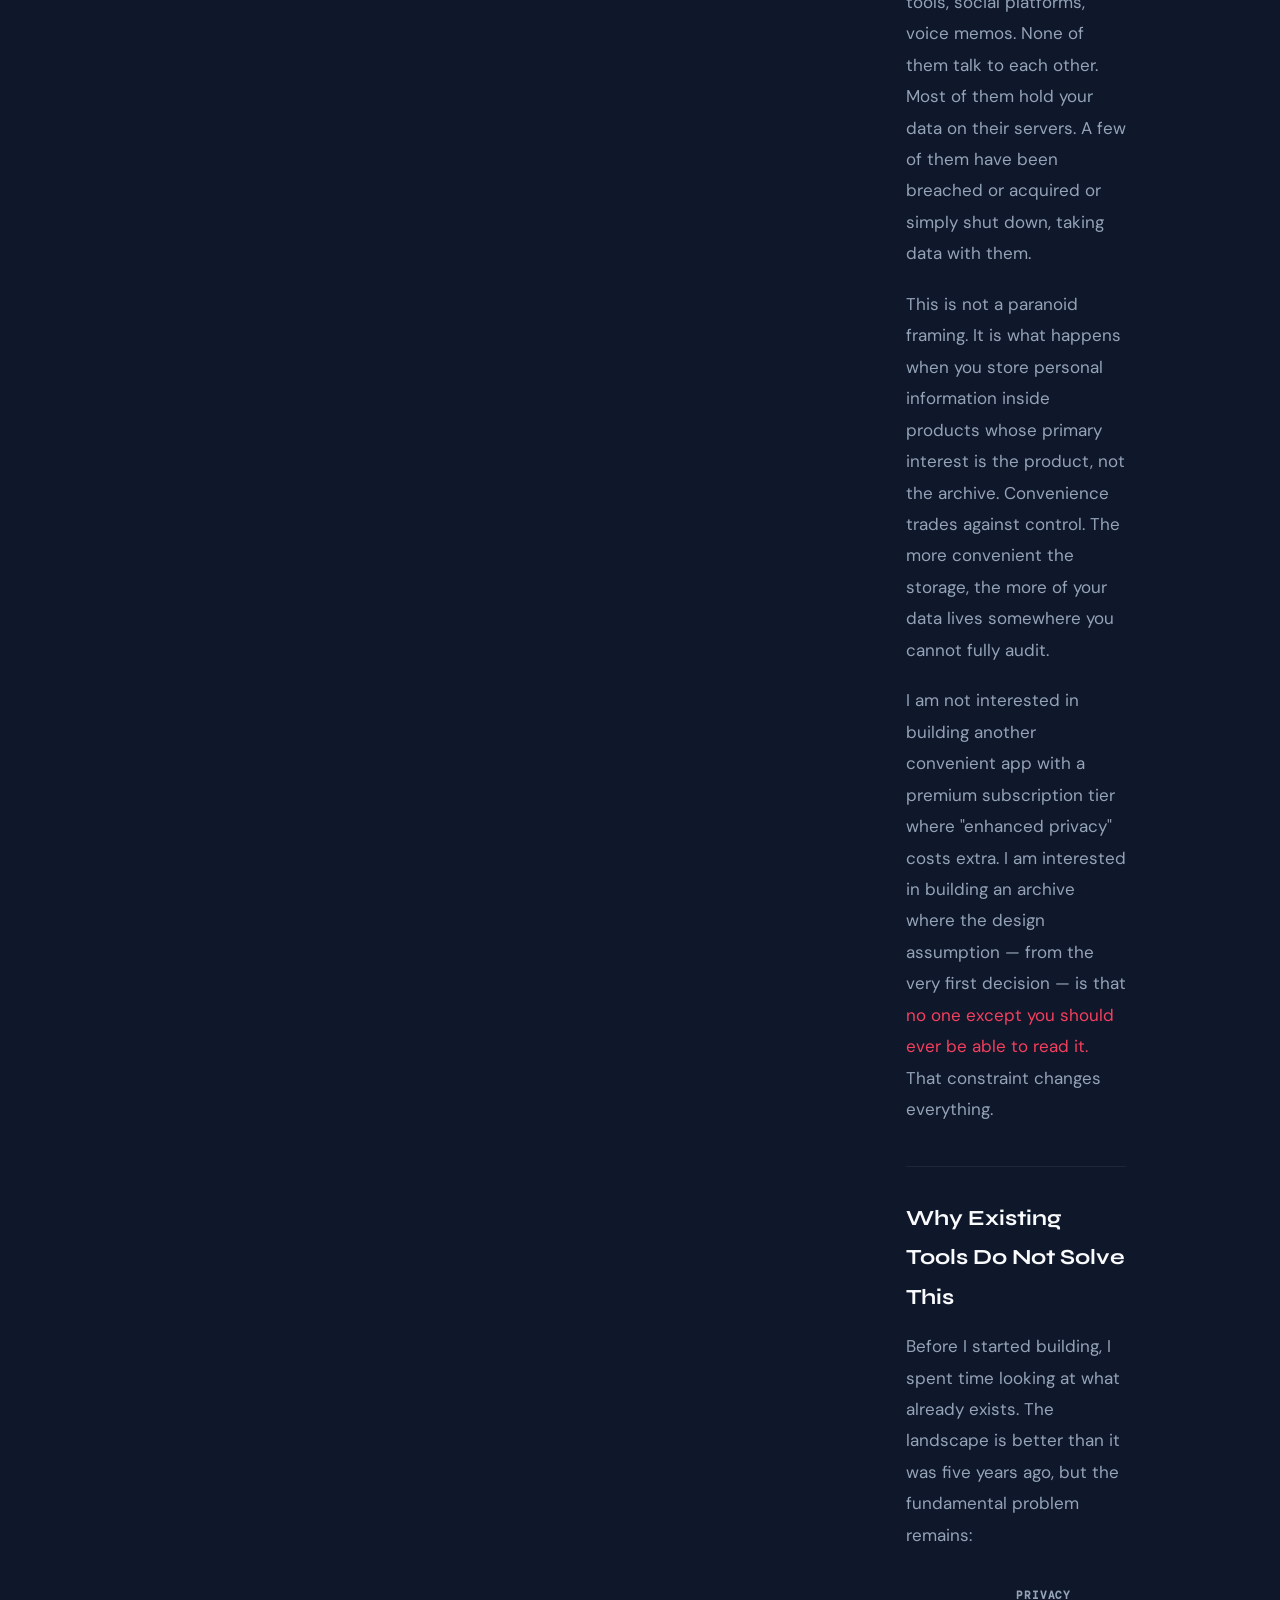
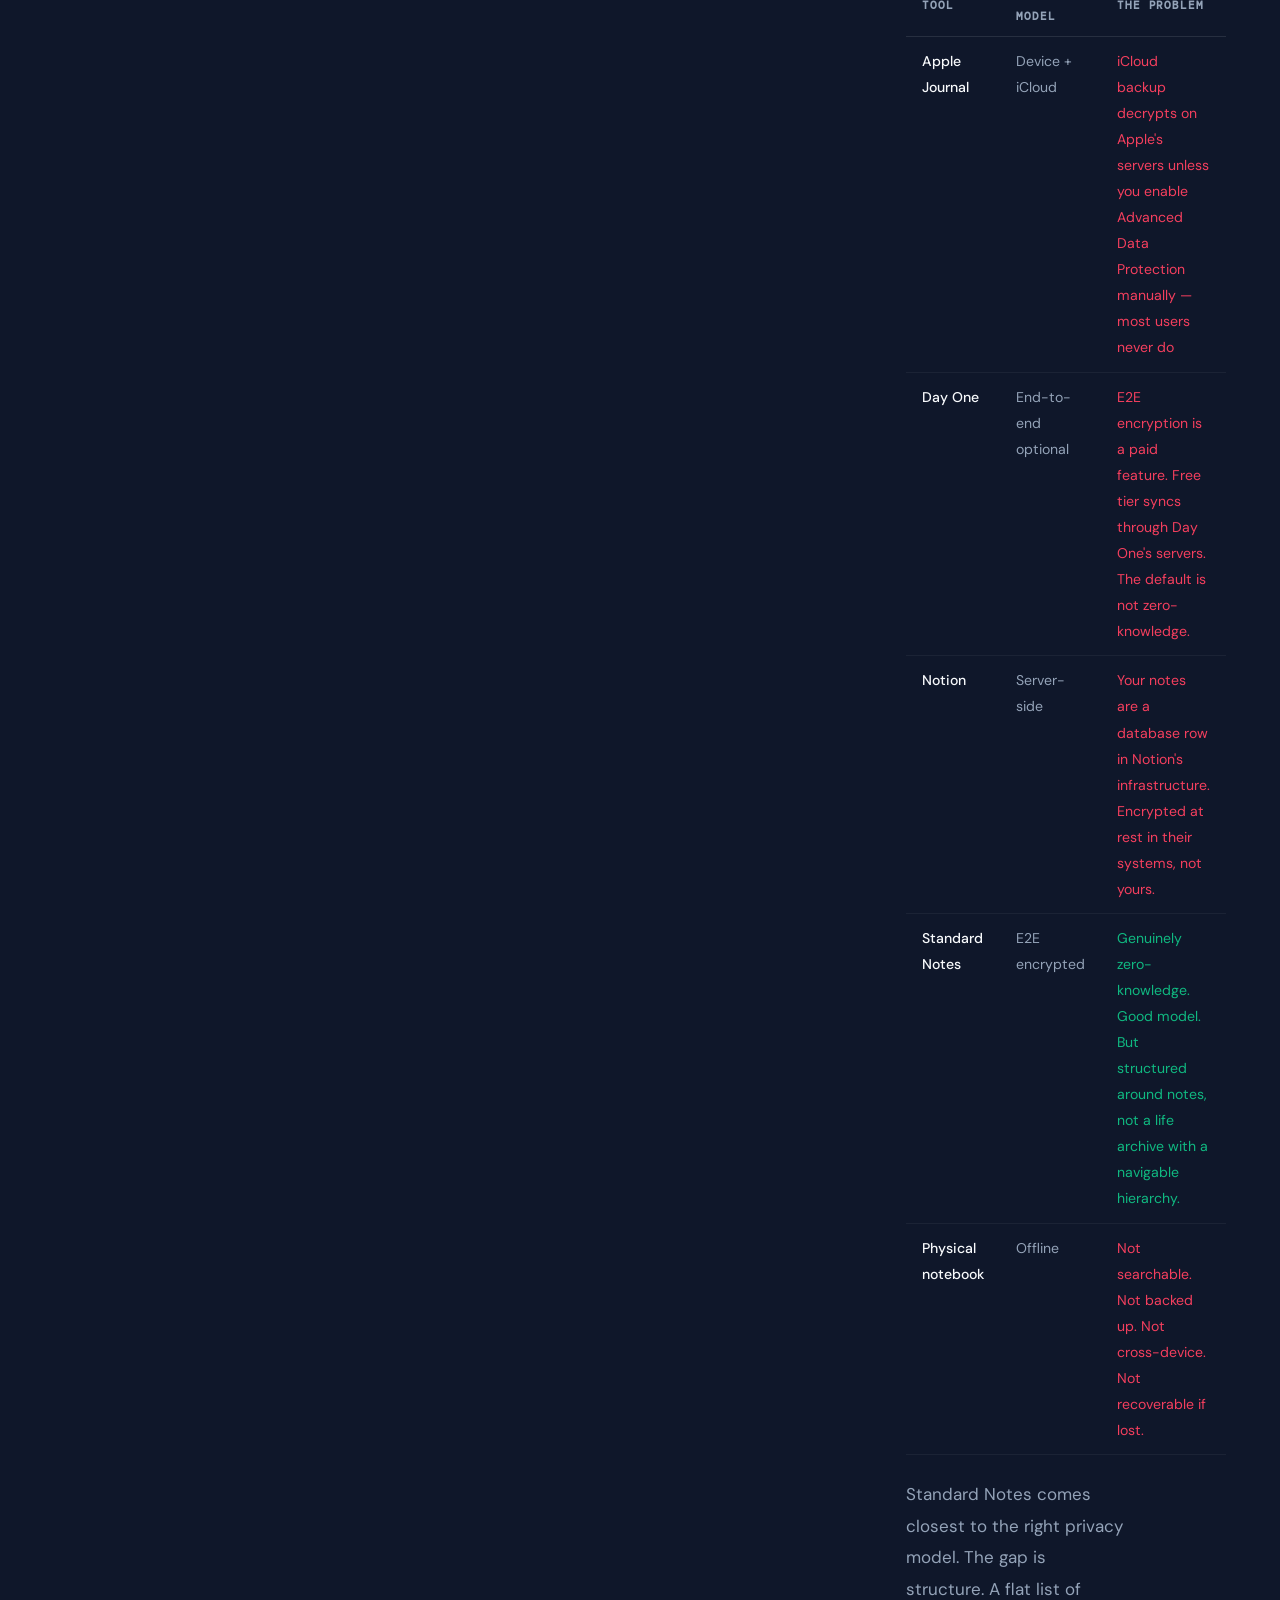
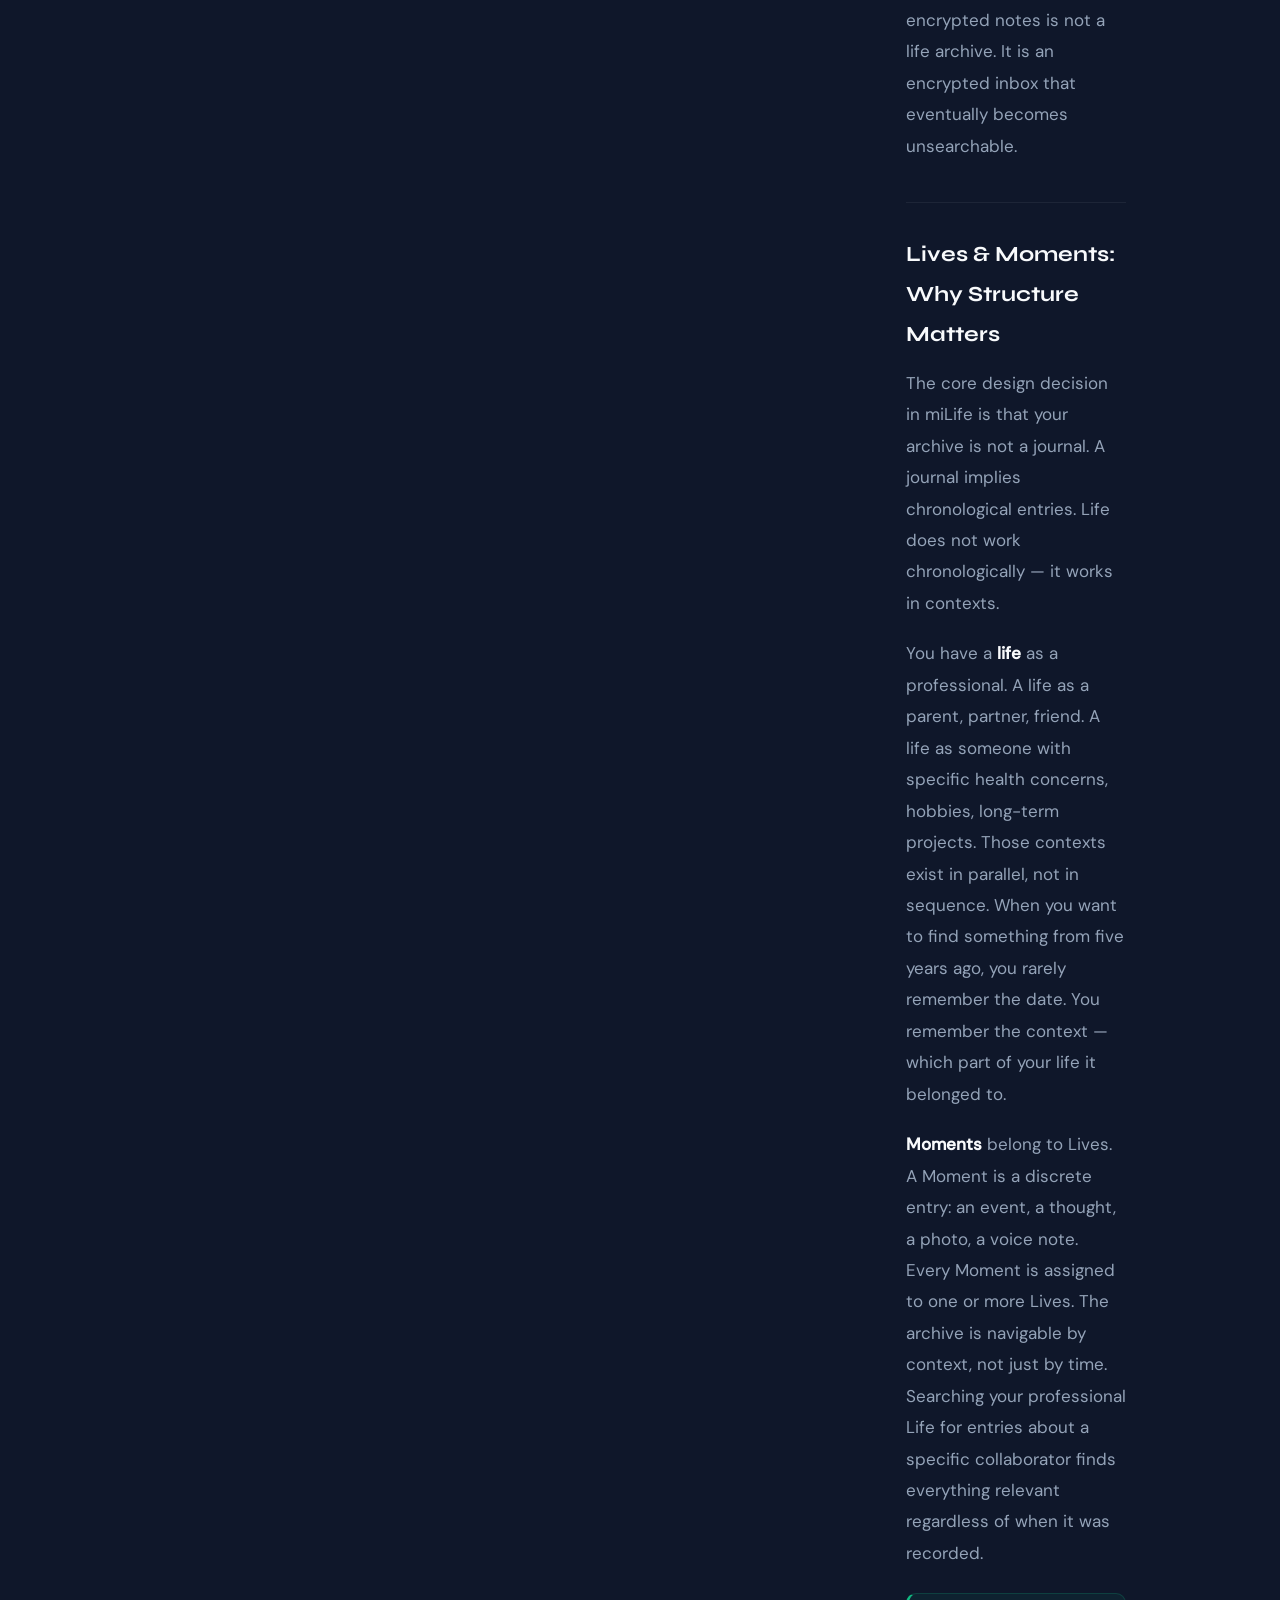
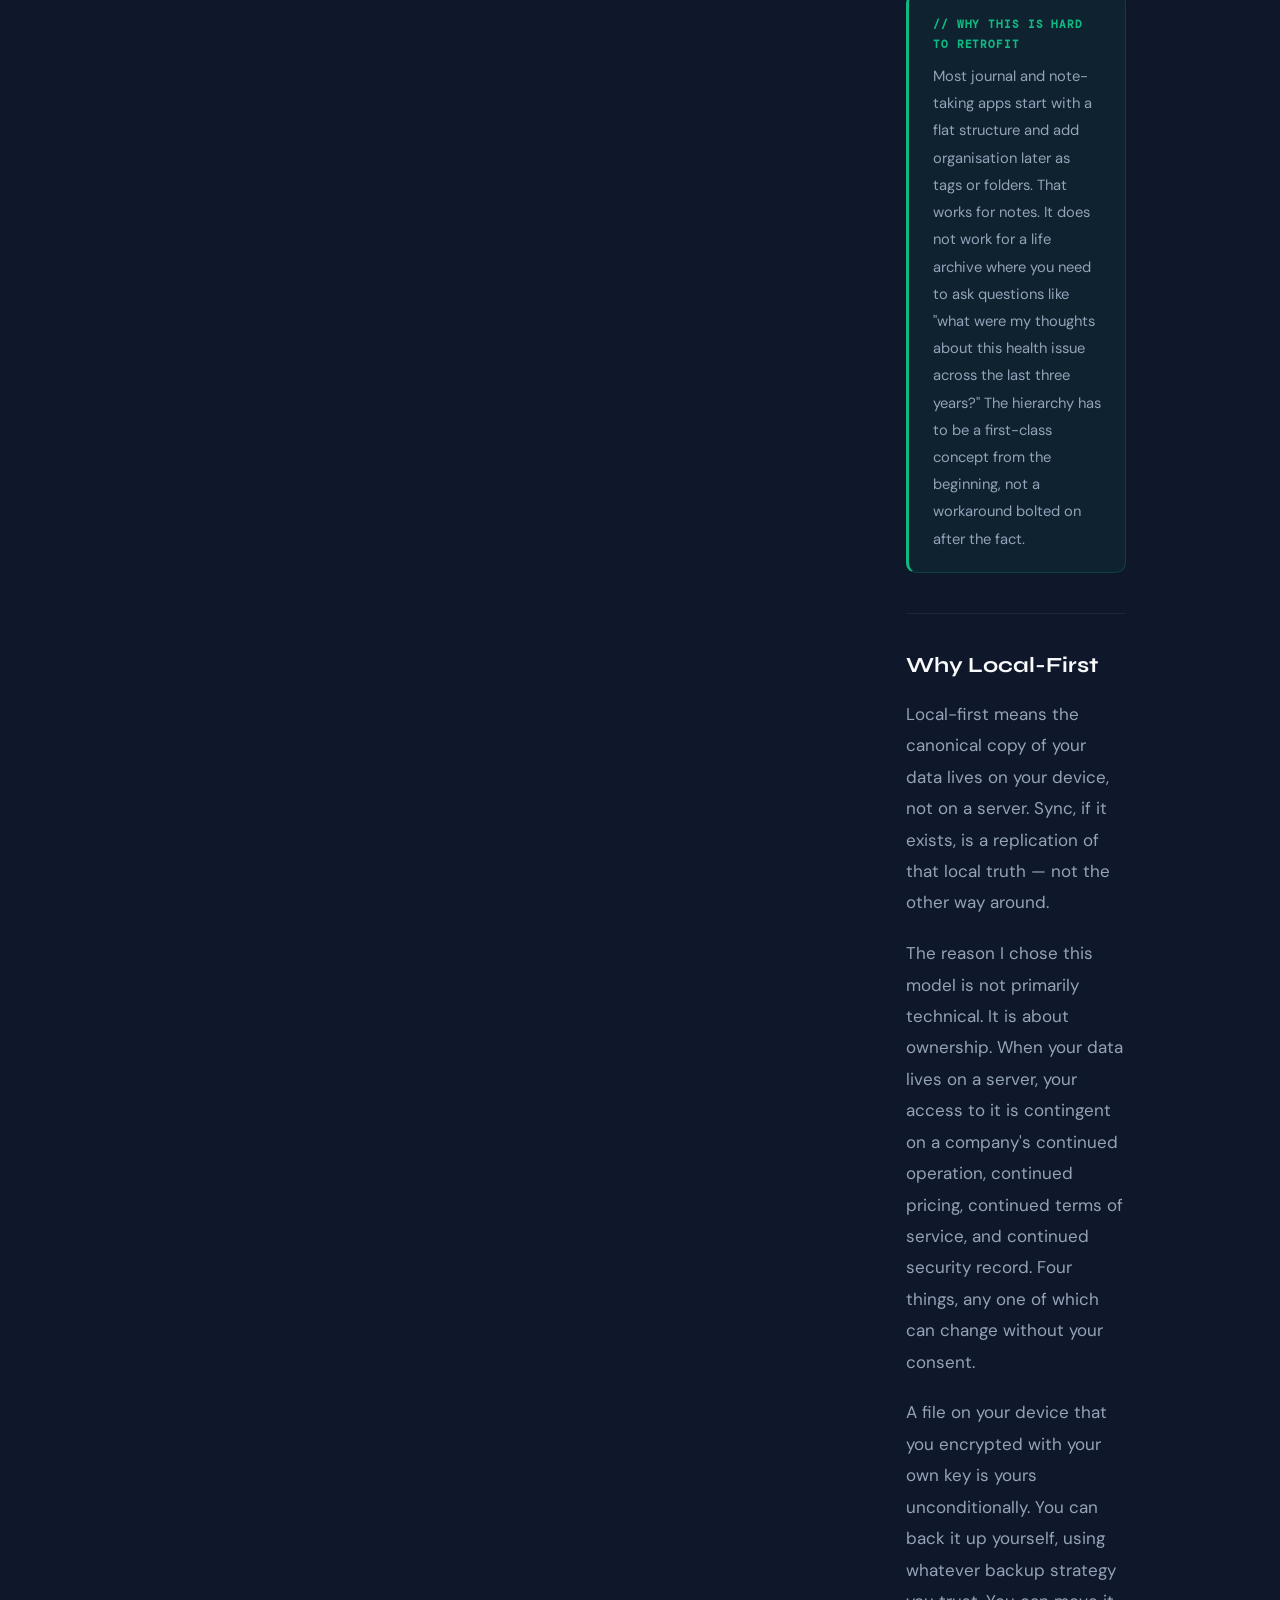
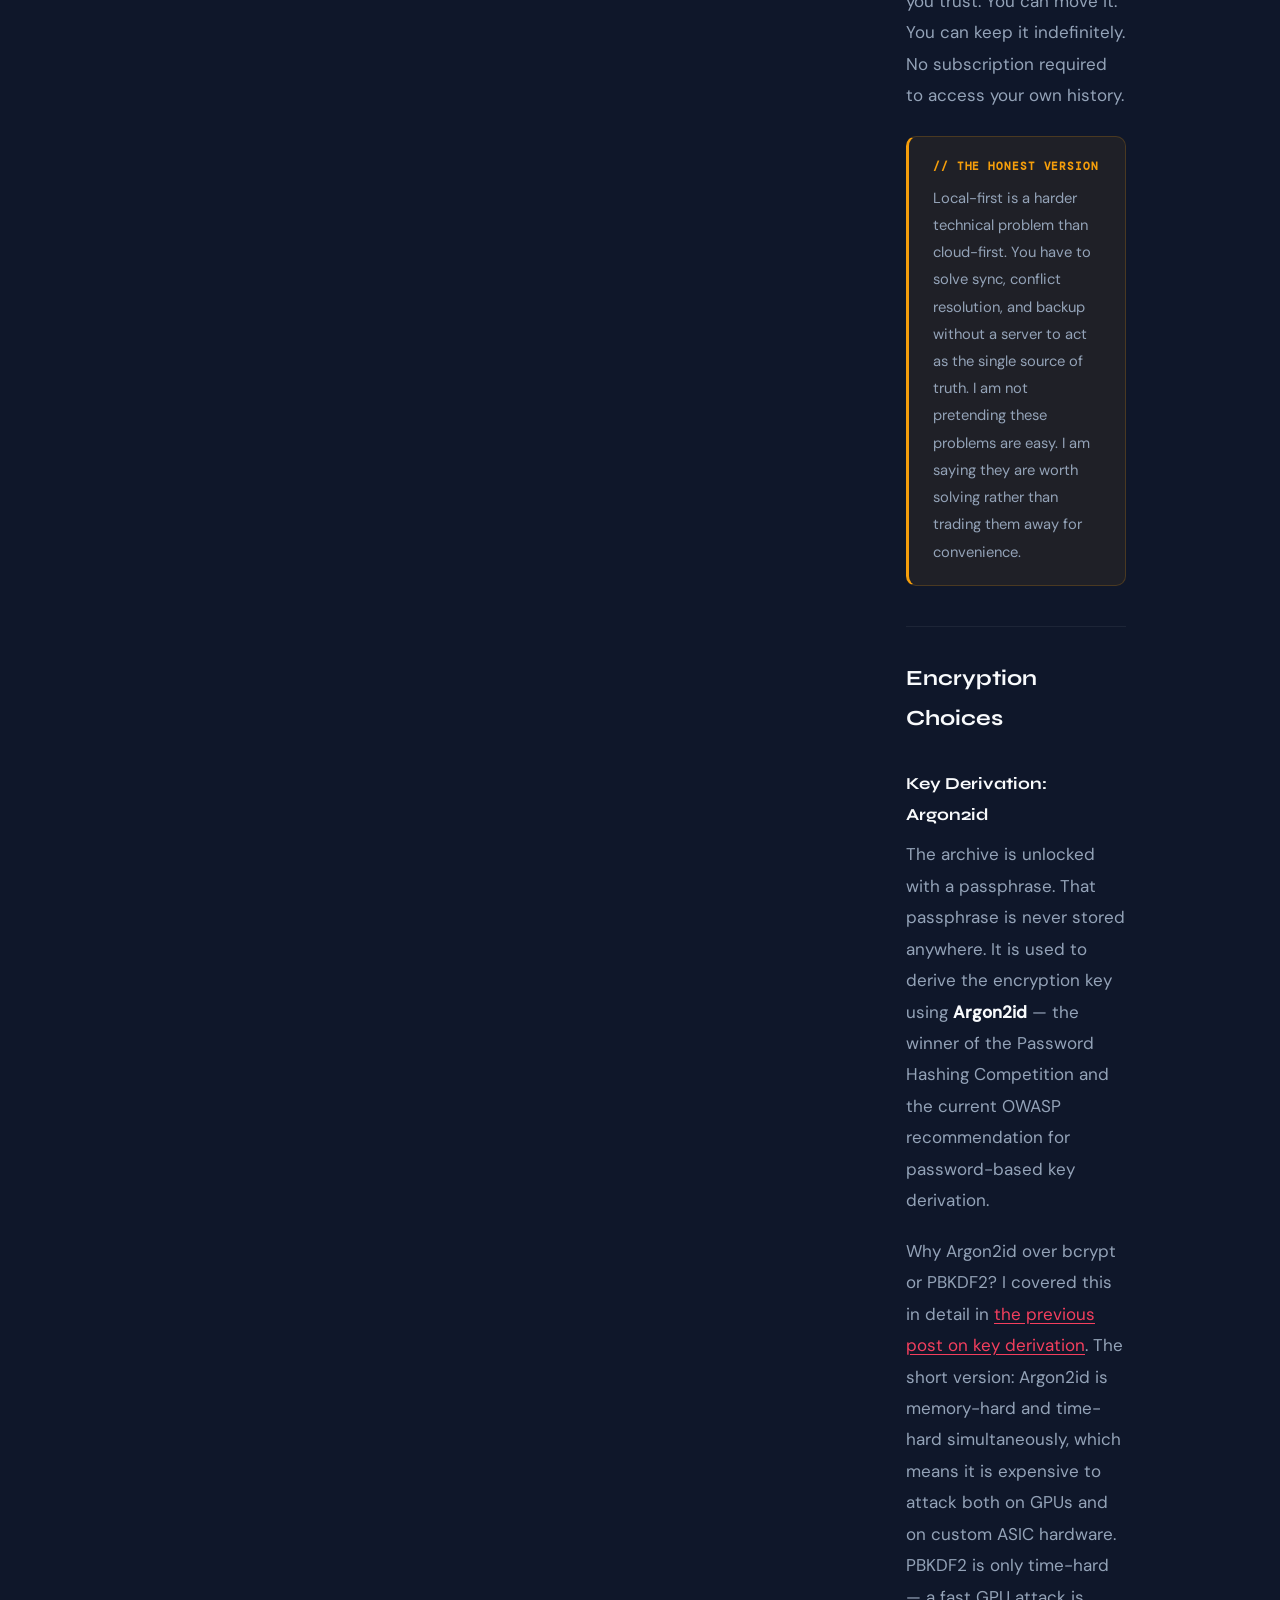
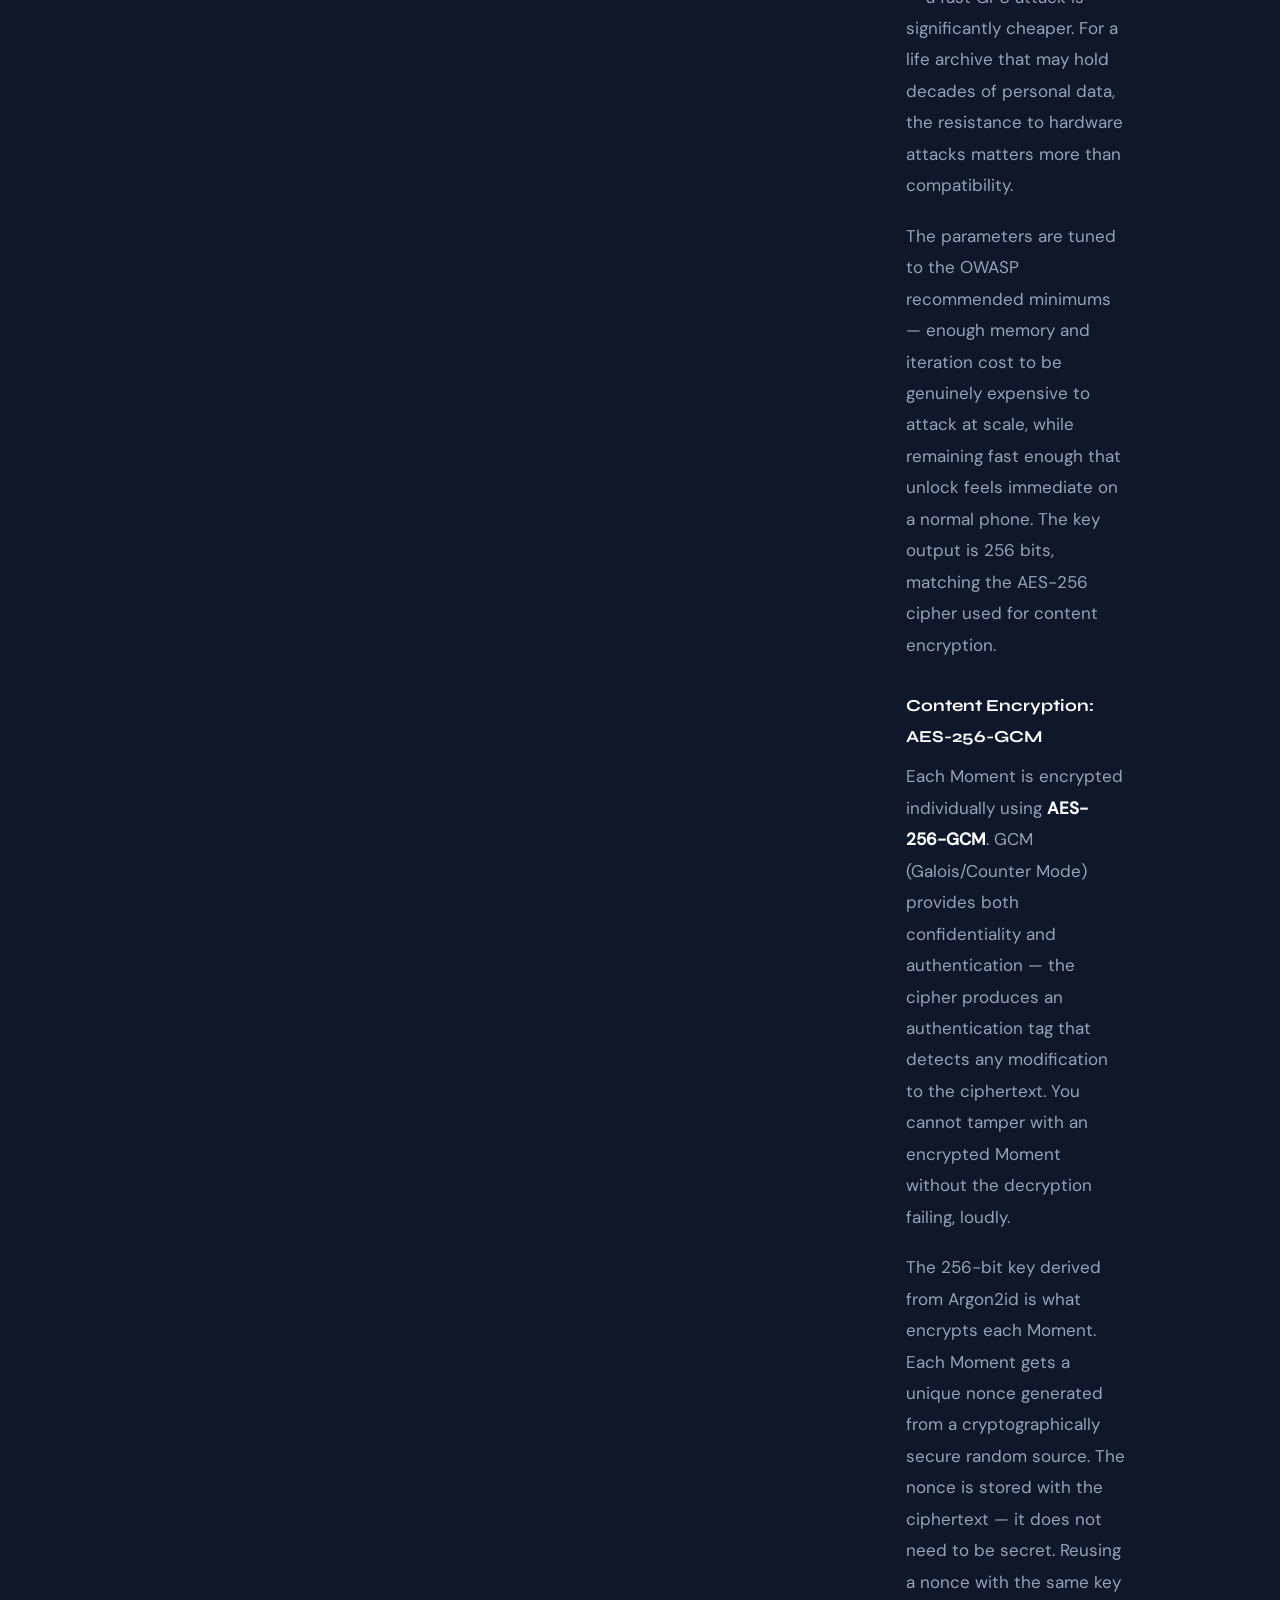
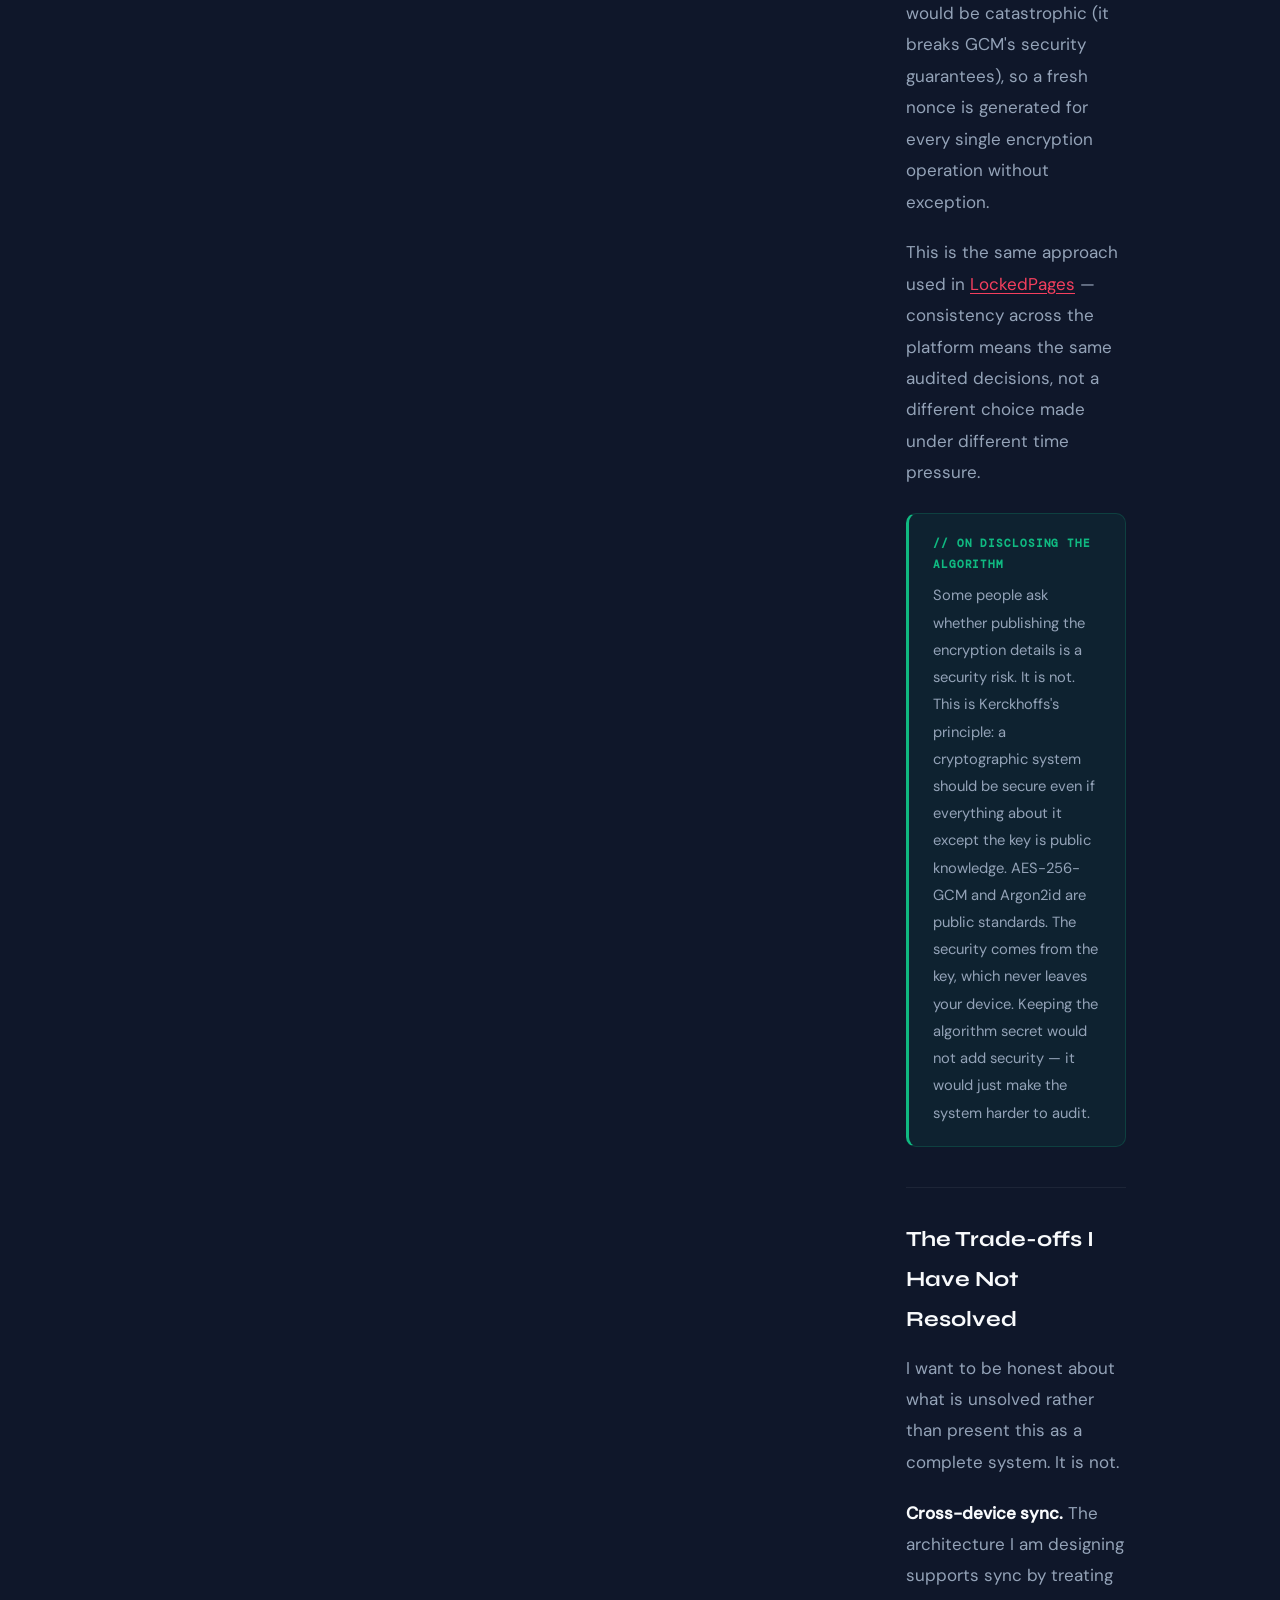
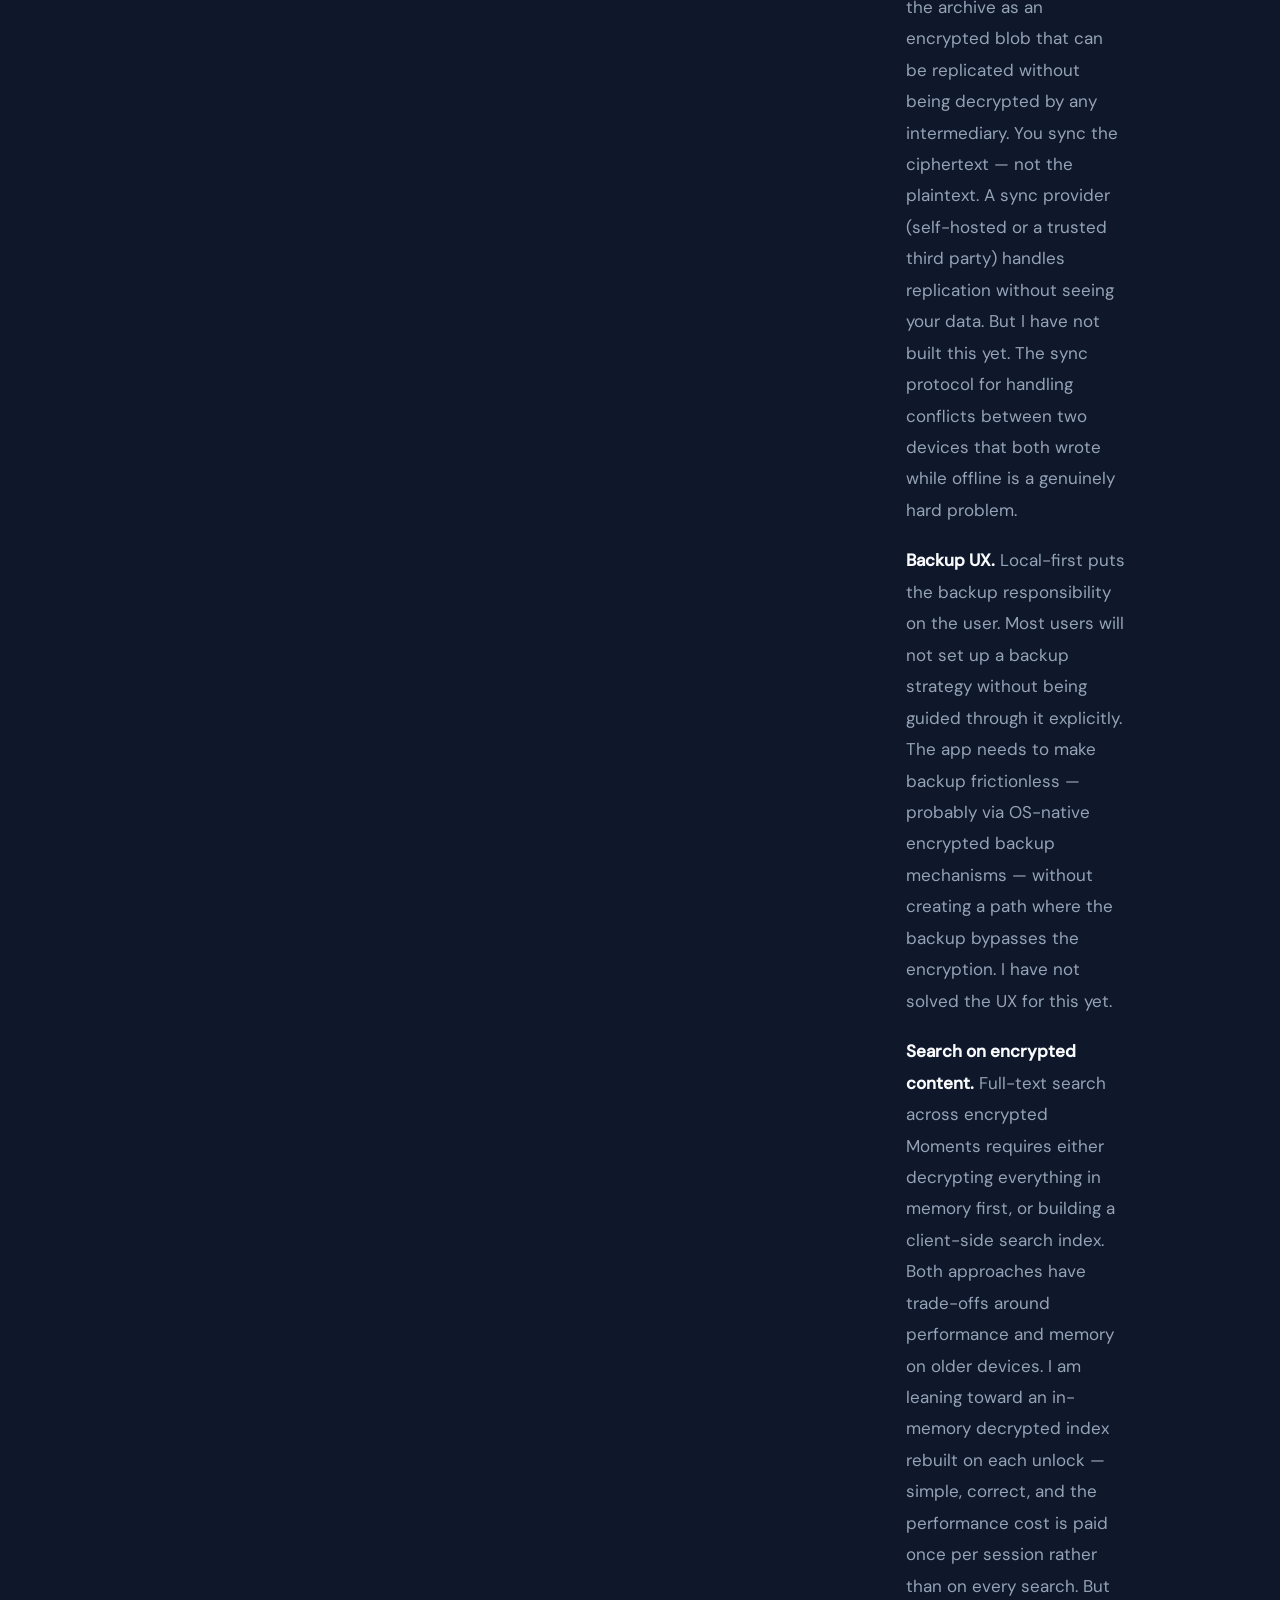
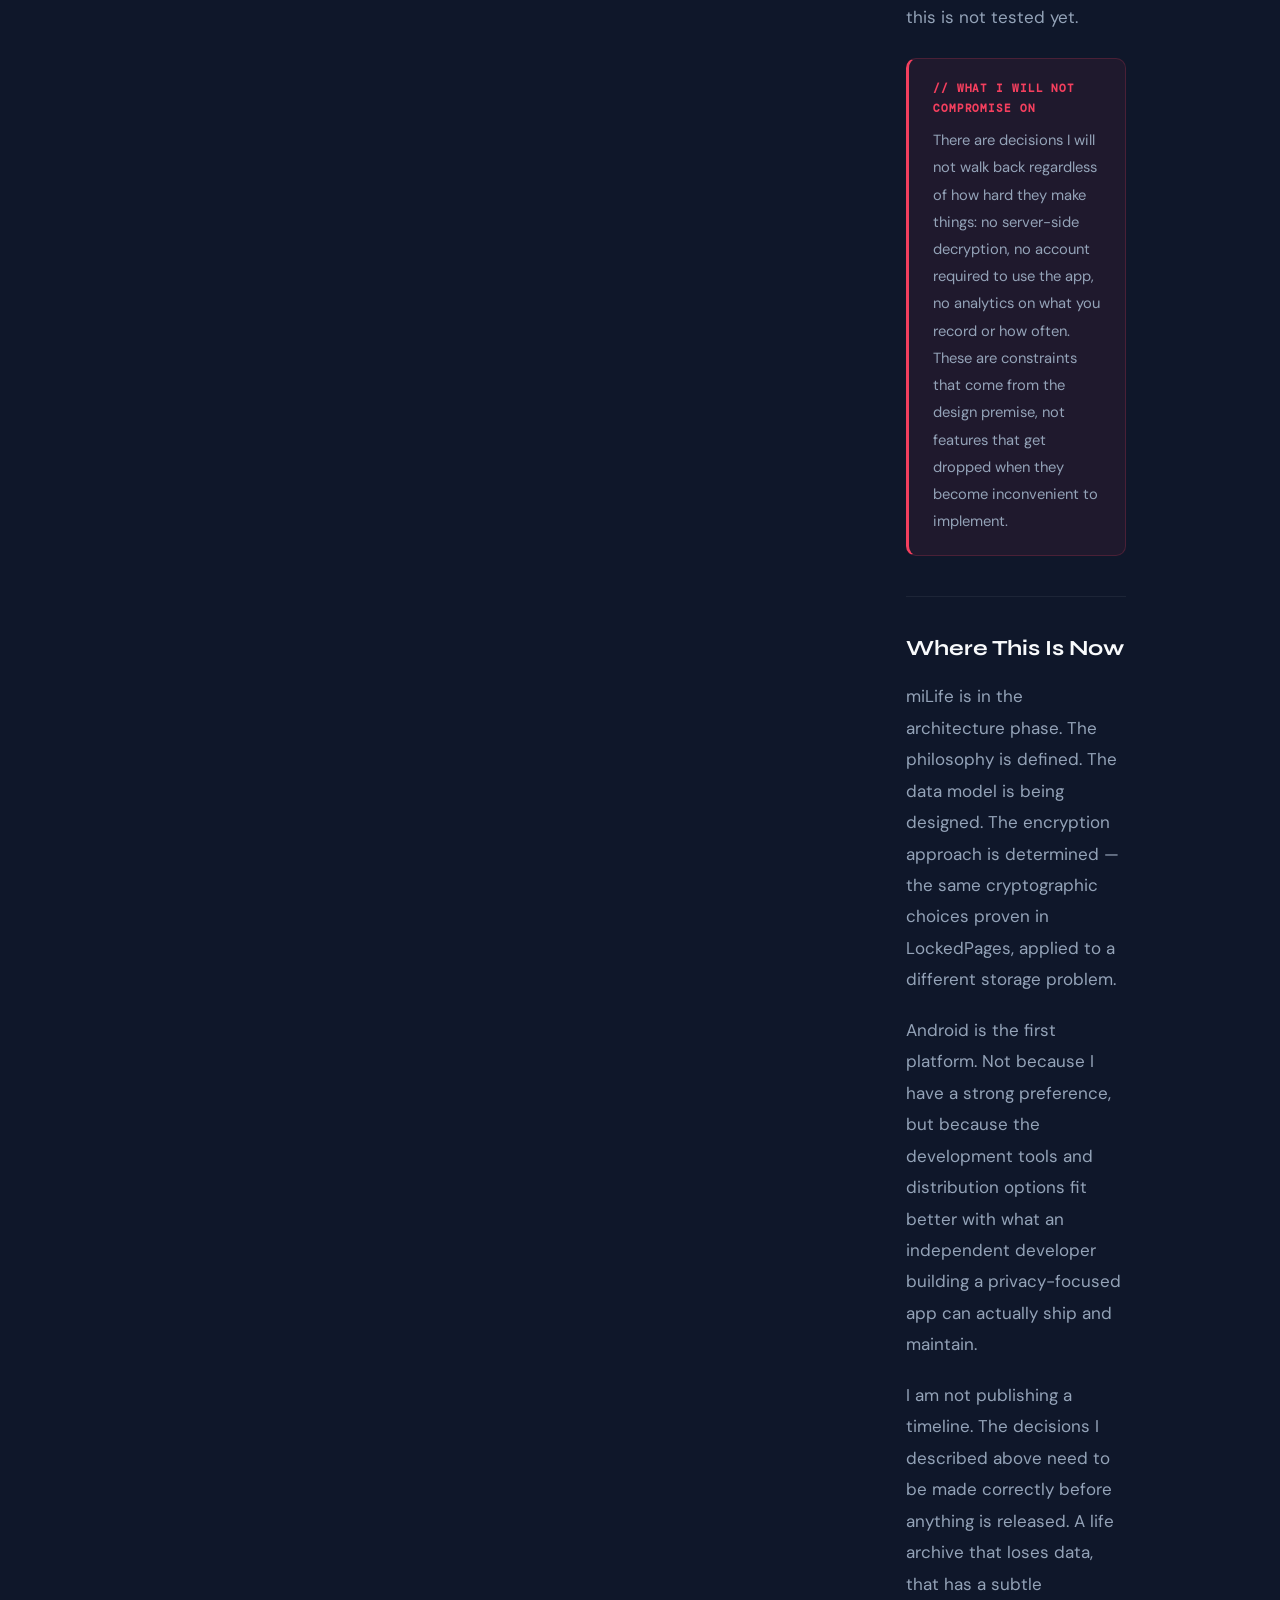
<file: public/zero-knowledge-milife.html>
<!DOCTYPE html>
<!-- LPagesAppLabs Platform v1.0 · Dev MyJournal · contact@lpagesapplabs.com -->
<html lang="en">
<head>
  <meta charset="UTF-8" />
  <meta name="viewport" content="width=device-width, initial-scale=1.0"/>
  <meta name="color-scheme" content="dark">
  <title>Zero-Knowledge by Design: Architecture Notes for miLife — Dev MyJournal</title>
  <meta name="description" content="Why I'm building a local-first life archive with no accounts, no cloud, and AES-256-GCM encryption. The philosophy behind Lives & Moments and the decisions that define what miLife will not do.">
  <link rel="canonical" href="https://blog.lpagesapplabs.com/zero-knowledge-milife" />
  <meta property="og:title" content="Zero-Knowledge by Design: Architecture Notes for miLife" />
  <meta property="og:description" content="Building a private life archive: no accounts, no cloud, no one else. The design decisions behind Lives & Moments, local-first storage, and AES-256-GCM encryption." />
  <meta property="og:url" content="https://blog.lpagesapplabs.com/zero-knowledge-milife" />
  <meta property="og:image" content="https://lpagesapplabs.com/og-image.png" />
  <meta property="og:image:width" content="1200" />
  <meta property="og:image:height" content="630" />
  <meta property="og:type" content="article" />
  <meta name="twitter:card" content="summary_large_image" />
  <meta name="twitter:title" content="Zero-Knowledge by Design: Architecture Notes for miLife" />
  <meta name="twitter:description" content="Building a private life archive: no accounts, no cloud, no one else. The design decisions behind Lives & Moments, local-first storage, and AES-256-GCM encryption." />
  <meta name="twitter:image" content="https://lpagesapplabs.com/og-image.png" />
  <meta name="theme-color" content="#0F172A">
  <meta name="robots" content="index, follow">
  <link rel="icon" href="/logo.svg" type="image/svg+xml">
  <script src="main.js"></script>
  <link rel="stylesheet" href="fonts.css">
  <link rel="preload" href="fonts/syne-latin-800-normal.woff2" as="font" type="font/woff2" crossorigin>
  <link rel="preload" href="fonts/dm-sans-latin-400-normal.woff2" as="font" type="font/woff2" crossorigin>
  <link rel="stylesheet" href="zero-knowledge.css">
<script type="application/ld+json">
{
  "@context": "https://schema.org",
  "@type": "Article",
  "headline": "Zero-Knowledge by Design: Architecture Notes for miLife",
  "description": "Building a private life archive — no accounts, no cloud, no one else. Design decisions behind Lives & Moments, local-first storage, and AES-256-GCM from the start.",
  "author": {
    "@type": "Person",
    "name": "D.Badi",
    "url": "https://lpagesapplabs.com"
  },
  "publisher": {
    "@type": "Organization",
    "name": "LPagesAppLabs",
    "url": "https://lpagesapplabs.com"
  },
  "datePublished": "2026-06-19",
  "dateModified": "2026-06-20",
  "url": "https://blog.lpagesapplabs.com/zero-knowledge-milife",
  "keywords": "zero-knowledge, local-first, AES-256-GCM, miLife, privacy, architecture",
  "image": "https://lpagesapplabs.com/og-image.png"
}
</script>
</head>
<body>
<a class="skip-link" href="#main-content">Skip to main content</a>

<div id="progress-bar"></div>

<nav>
  <a href="/" class="nav-logo"><span>Dev</span>MyJournal</a>
  <div class="nav-links">
    <a href="/">← All Posts</a>
    <a href="https://milife.lpagesapplabs.com" rel="noopener noreferrer">miLife</a>
    <a href="https://lpagesapplabs.com" rel="noopener noreferrer">Platform</a>
  </div>
</nav>

<main class="page-wrap" id="main-content">

  <aside class="toc-aside">
    <div class="toc-label">// In this post</div>
    <ul class="toc-list" id="toc">
      <li><a href="#the-problem" class="h2">The Problem</a></li>
      <li><a href="#why-existing-tools-fail" class="h2">Why Existing Tools Fail</a></li>
      <li><a href="#lives-moments" class="h2">Lives &amp; Moments</a></li>
      <li><a href="#why-local-first" class="h2">Why Local-First</a></li>
      <li><a href="#encryption" class="h2">Encryption Choices</a></li>
      <li><a href="#argon2id" class="h3">Key Derivation</a></li>
      <li><a href="#aes" class="h3">Content Encryption</a></li>
      <li><a href="#tradeoffs" class="h2">The Hard Trade-offs</a></li>
      <li><a href="#status" class="h2">Where It Is Now</a></li>
    </ul>
  </aside>

  <article>
    <div class="post-meta-bar">
      <span class="cat-tag">Privacy</span>
      <span class="depth-tag">Architecture</span>
      <span class="meta-info">D.Badi · 2026-06-20 · 7 min read</span>
    </div>

    <h1 class="post-title">Zero-Knowledge by Design:<br>Architecture Notes for miLife</h1>
    <p class="post-lead">I have journals from a decade ago sitting in apps I no longer trust, on servers I did not agree to at the time. That bothered me enough to start building a different kind of archive — one where the data stays on the device, encrypted before it is ever saved, and where I am the only one with the key. This is what I have designed so far and why the decisions are what they are.</p>

    <div class="prose">

      <h2 id="the-problem">The Problem With Trusting Convenience</h2>
      <p>Most people have their personal memories scattered across a handful of apps and services that were never designed to hold memories — photo storage apps, note-taking tools, social platforms, voice memos. None of them talk to each other. Most of them hold your data on their servers. A few of them have been breached or acquired or simply shut down, taking data with them.</p>
      <p>This is not a paranoid framing. It is what happens when you store personal information inside products whose primary interest is the product, not the archive. Convenience trades against control. The more convenient the storage, the more of your data lives somewhere you cannot fully audit.</p>
      <p>I am not interested in building another convenient app with a premium subscription tier where "enhanced privacy" costs extra. I am interested in building an archive where the design assumption — from the very first decision — is that <em>no one except you should ever be able to read it.</em> That constraint changes everything.</p>

      <h2 id="why-existing-tools-fail">Why Existing Tools Do Not Solve This</h2>
      <p>Before I started building, I spent time looking at what already exists. The landscape is better than it was five years ago, but the fundamental problem remains:</p>

      <table class="compare-table">
        <thead>
          <tr><th>Tool</th><th>Privacy model</th><th>The problem</th></tr>
        </thead>
        <tbody>
          <tr>
            <td>Apple Journal</td>
            <td>Device + iCloud</td>
            <td class="td-bad">iCloud backup decrypts on Apple's servers unless you enable Advanced Data Protection manually — most users never do</td>
          </tr>
          <tr>
            <td>Day One</td>
            <td>End-to-end optional</td>
            <td class="td-bad">E2E encryption is a paid feature. Free tier syncs through Day One's servers. The default is not zero-knowledge.</td>
          </tr>
          <tr>
            <td>Notion</td>
            <td>Server-side</td>
            <td class="td-bad">Your notes are a database row in Notion's infrastructure. Encrypted at rest in their systems, not yours.</td>
          </tr>
          <tr>
            <td>Standard Notes</td>
            <td>E2E encrypted</td>
            <td class="td-good">Genuinely zero-knowledge. Good model. But structured around notes, not a life archive with a navigable hierarchy.</td>
          </tr>
          <tr>
            <td>Physical notebook</td>
            <td>Offline</td>
            <td class="td-bad">Not searchable. Not backed up. Not cross-device. Not recoverable if lost.</td>
          </tr>
        </tbody>
      </table>

      <p>Standard Notes comes closest to the right privacy model. The gap is structure. A flat list of encrypted notes is not a life archive. It is an encrypted inbox that eventually becomes unsearchable.</p>

      <h2 id="lives-moments">Lives &amp; Moments: Why Structure Matters</h2>
      <p>The core design decision in miLife is that your archive is not a journal. A journal implies chronological entries. Life does not work chronologically — it works in contexts.</p>
      <p>You have a <strong>life</strong> as a professional. A life as a parent, partner, friend. A life as someone with specific health concerns, hobbies, long-term projects. Those contexts exist in parallel, not in sequence. When you want to find something from five years ago, you rarely remember the date. You remember the context — which part of your life it belonged to.</p>
      <p><strong>Moments</strong> belong to Lives. A Moment is a discrete entry: an event, a thought, a photo, a voice note. Every Moment is assigned to one or more Lives. The archive is navigable by context, not just by time. Searching your professional Life for entries about a specific collaborator finds everything relevant regardless of when it was recorded.</p>

      <div class="callout callout-good">
        <strong>// Why this is hard to retrofit</strong>
        <p>Most journal and note-taking apps start with a flat structure and add organisation later as tags or folders. That works for notes. It does not work for a life archive where you need to ask questions like "what were my thoughts about this health issue across the last three years?" The hierarchy has to be a first-class concept from the beginning, not a workaround bolted on after the fact.</p>
      </div>

      <h2 id="why-local-first">Why Local-First</h2>
      <p>Local-first means the canonical copy of your data lives on your device, not on a server. Sync, if it exists, is a replication of that local truth — not the other way around.</p>
      <p>The reason I chose this model is not primarily technical. It is about ownership. When your data lives on a server, your access to it is contingent on a company's continued operation, continued pricing, continued terms of service, and continued security record. Four things, any one of which can change without your consent.</p>
      <p>A file on your device that you encrypted with your own key is yours unconditionally. You can back it up yourself, using whatever backup strategy you trust. You can move it. You can keep it indefinitely. No subscription required to access your own history.</p>

      <div class="callout callout-warn">
        <strong>// The honest version</strong>
        <p>Local-first is a harder technical problem than cloud-first. You have to solve sync, conflict resolution, and backup without a server to act as the single source of truth. I am not pretending these problems are easy. I am saying they are worth solving rather than trading them away for convenience.</p>
      </div>

      <h2 id="encryption">Encryption Choices</h2>

      <h3 id="argon2id">Key Derivation: Argon2id</h3>
      <p>The archive is unlocked with a passphrase. That passphrase is never stored anywhere. It is used to derive the encryption key using <strong>Argon2id</strong> — the winner of the Password Hashing Competition and the current OWASP recommendation for password-based key derivation.</p>
      <p>Why Argon2id over bcrypt or PBKDF2? I covered this in detail in <a href="./argon2id-vs-pbkdf2.html">the previous post on key derivation</a>. The short version: Argon2id is memory-hard and time-hard simultaneously, which means it is expensive to attack both on GPUs and on custom ASIC hardware. PBKDF2 is only time-hard — a fast GPU attack is significantly cheaper. For a life archive that may hold decades of personal data, the resistance to hardware attacks matters more than compatibility.</p>
      <p>The parameters are tuned to the OWASP recommended minimums — enough memory and iteration cost to be genuinely expensive to attack at scale, while remaining fast enough that unlock feels immediate on a normal phone. The key output is 256 bits, matching the AES-256 cipher used for content encryption.</p>

      <h3 id="aes">Content Encryption: AES-256-GCM</h3>
      <p>Each Moment is encrypted individually using <strong>AES-256-GCM</strong>. GCM (Galois/Counter Mode) provides both confidentiality and authentication — the cipher produces an authentication tag that detects any modification to the ciphertext. You cannot tamper with an encrypted Moment without the decryption failing, loudly.</p>
      <p>The 256-bit key derived from Argon2id is what encrypts each Moment. Each Moment gets a unique nonce generated from a cryptographically secure random source. The nonce is stored with the ciphertext — it does not need to be secret. Reusing a nonce with the same key would be catastrophic (it breaks GCM's security guarantees), so a fresh nonce is generated for every single encryption operation without exception.</p>
      <p>This is the same approach used in <a href="https://lockedpages.lpagesapplabs.com" rel="noopener noreferrer">LockedPages</a> — consistency across the platform means the same audited decisions, not a different choice made under different time pressure.</p>

      <div class="callout callout-good">
        <strong>// On disclosing the algorithm</strong>
        <p>Some people ask whether publishing the encryption details is a security risk. It is not. This is Kerckhoffs's principle: a cryptographic system should be secure even if everything about it except the key is public knowledge. AES-256-GCM and Argon2id are public standards. The security comes from the key, which never leaves your device. Keeping the algorithm secret would not add security — it would just make the system harder to audit.</p>
      </div>

      <h2 id="tradeoffs">The Trade-offs I Have Not Resolved</h2>
      <p>I want to be honest about what is unsolved rather than present this as a complete system. It is not.</p>

      <p><strong>Cross-device sync.</strong> The architecture I am designing supports sync by treating the archive as an encrypted blob that can be replicated without being decrypted by any intermediary. You sync the ciphertext — not the plaintext. A sync provider (self-hosted or a trusted third party) handles replication without seeing your data. But I have not built this yet. The sync protocol for handling conflicts between two devices that both wrote while offline is a genuinely hard problem.</p>

      <p><strong>Backup UX.</strong> Local-first puts the backup responsibility on the user. Most users will not set up a backup strategy without being guided through it explicitly. The app needs to make backup frictionless — probably via OS-native encrypted backup mechanisms — without creating a path where the backup bypasses the encryption. I have not solved the UX for this yet.</p>

      <p><strong>Search on encrypted content.</strong> Full-text search across encrypted Moments requires either decrypting everything in memory first, or building a client-side search index. Both approaches have trade-offs around performance and memory on older devices. I am leaning toward an in-memory decrypted index rebuilt on each unlock — simple, correct, and the performance cost is paid once per session rather than on every search. But this is not tested yet.</p>

      <div class="callout callout-bad">
        <strong>// What I will not compromise on</strong>
        <p>There are decisions I will not walk back regardless of how hard they make things: no server-side decryption, no account required to use the app, no analytics on what you record or how often. These are constraints that come from the design premise, not features that get dropped when they become inconvenient to implement.</p>
      </div>

      <h2 id="status">Where This Is Now</h2>
      <p>miLife is in the architecture phase. The philosophy is defined. The data model is being designed. The encryption approach is determined — the same cryptographic choices proven in LockedPages, applied to a different storage problem.</p>
      <p>Android is the first platform. Not because I have a strong preference, but because the development tools and distribution options fit better with what an independent developer building a privacy-focused app can actually ship and maintain.</p>
      <p>I am not publishing a timeline. The decisions I described above need to be made correctly before anything is released. A life archive that loses data, that has a subtle encryption bug, or that handles sync conflicts by silently discarding entries would be worse than not building it. There is no acceptable MVP that cuts corners on data integrity.</p>
      <p>What I can say is that the constraints are clear: local-first, zero-knowledge, no accounts, encrypted at rest, navigable by context. Everything that gets built must satisfy all five. If a feature cannot meet that bar, it does not ship.</p>

    </div>

    <div class="post-footer">
      <a href="/" class="back-link">← Back to Dev MyJournal</a>
      <span class="share-note">LPagesAppLabs S.R.L. · 2026</span>
    </div>
  </article>
</main>

<footer>
  <a href="/" class="footer-logo"><span>Dev</span>MyJournal</a>
  <div class="footer-links">
    <a href="/">All Posts</a>
    <a href="https://lpagesapplabs.com/privacy.html" rel="noopener noreferrer">Privacy</a>
    <a href="https://lpagesapplabs.com" rel="noopener noreferrer">Platform</a>
    <a href="mailto:contact@lpagesapplabs.com">Contact</a>
  </div>
  <div class="footer-copy">© 2026 LPagesAppLabs S.R.L.</div>
</footer>

<script src="post.js" defer></script>
</body>
</html>
</file>
<file: public/fonts.css>
/* Self-hosted webfonts. Previously loaded from fonts.bunny.net, which sat in both
   style-src and font-src on all nine origins with no SRI possible, because the
   CSS URL is generated. Serving them from our own origin removes the last
   third-party origin on the platform and lets the CSP drop to 'self'.
   Greek subsets omitted; latin and latin-ext cover English and Romanian. */

/* latin */
@font-face {
  font-family: 'Syne';
  font-style: normal;
  font-weight: 400;
  font-stretch: 100%;
  font-display: swap;
  src: url(fonts/syne-latin-400-normal.woff2) format('woff2'); 
  unicode-range: U+0000-00FF,U+0131,U+0152-0153,U+02BB-02BC,U+02C6,U+02DA,U+02DC,U+0304,U+0308,U+0329,U+2000-206F,U+20AC,U+2122,U+2191,U+2193,U+2212,U+2215,U+FEFF,U+FFFD;
}

/* latin-ext */
/* latin */
@font-face {
  font-family: 'Syne';
  font-style: normal;
  font-weight: 600;
  font-stretch: 100%;
  font-display: swap;
  src: url(fonts/syne-latin-600-normal.woff2) format('woff2'); 
  unicode-range: U+0000-00FF,U+0131,U+0152-0153,U+02BB-02BC,U+02C6,U+02DA,U+02DC,U+0304,U+0308,U+0329,U+2000-206F,U+20AC,U+2122,U+2191,U+2193,U+2212,U+2215,U+FEFF,U+FFFD;
}

/* latin-ext */
/* latin */
@font-face {
  font-family: 'Syne';
  font-style: normal;
  font-weight: 700;
  font-stretch: 100%;
  font-display: swap;
  src: url(fonts/syne-latin-700-normal.woff2) format('woff2'); 
  unicode-range: U+0000-00FF,U+0131,U+0152-0153,U+02BB-02BC,U+02C6,U+02DA,U+02DC,U+0304,U+0308,U+0329,U+2000-206F,U+20AC,U+2122,U+2191,U+2193,U+2212,U+2215,U+FEFF,U+FFFD;
}

/* latin-ext */
/* latin */
@font-face {
  font-family: 'Syne';
  font-style: normal;
  font-weight: 800;
  font-stretch: 100%;
  font-display: swap;
  src: url(fonts/syne-latin-800-normal.woff2) format('woff2'); 
  unicode-range: U+0000-00FF,U+0131,U+0152-0153,U+02BB-02BC,U+02C6,U+02DA,U+02DC,U+0304,U+0308,U+0329,U+2000-206F,U+20AC,U+2122,U+2191,U+2193,U+2212,U+2215,U+FEFF,U+FFFD;
}

/* latin-ext */
/* latin */
@font-face {
  font-family: 'DM Mono';
  font-style: normal;
  font-weight: 300;
  font-display: swap;
  src: url(fonts/dm-mono-latin-300-normal.woff2) format('woff2'); 
  unicode-range: U+0000-00FF,U+0131,U+0152-0153,U+02BB-02BC,U+02C6,U+02DA,U+02DC,U+0304,U+0308,U+0329,U+2000-206F,U+20AC,U+2122,U+2191,U+2193,U+2212,U+2215,U+FEFF,U+FFFD;
}

/* latin-ext */
@font-face {
  font-family: 'DM Mono';
  font-style: normal;
  font-weight: 300;
  font-display: swap;
  src: url(fonts/dm-mono-latin-ext-300-normal.woff2) format('woff2'); 
  unicode-range: U+0100-02BA,U+02BD-02C5,U+02C7-02CC,U+02CE-02D7,U+02DD-02FF,U+0304,U+0308,U+0329,U+1D00-1DBF,U+1E00-1E9F,U+1EF2-1EFF,U+2020,U+20A0-20AB,U+20AD-20C0,U+2113,U+2C60-2C7F,U+A720-A7FF;
}

/* latin */
@font-face {
  font-family: 'DM Mono';
  font-style: normal;
  font-weight: 400;
  font-display: swap;
  src: url(fonts/dm-mono-latin-400-normal.woff2) format('woff2'); 
  unicode-range: U+0000-00FF,U+0131,U+0152-0153,U+02BB-02BC,U+02C6,U+02DA,U+02DC,U+0304,U+0308,U+0329,U+2000-206F,U+20AC,U+2122,U+2191,U+2193,U+2212,U+2215,U+FEFF,U+FFFD;
}

/* latin-ext */
@font-face {
  font-family: 'DM Mono';
  font-style: normal;
  font-weight: 400;
  font-display: swap;
  src: url(fonts/dm-mono-latin-ext-400-normal.woff2) format('woff2'); 
  unicode-range: U+0100-02BA,U+02BD-02C5,U+02C7-02CC,U+02CE-02D7,U+02DD-02FF,U+0304,U+0308,U+0329,U+1D00-1DBF,U+1E00-1E9F,U+1EF2-1EFF,U+2020,U+20A0-20AB,U+20AD-20C0,U+2113,U+2C60-2C7F,U+A720-A7FF;
}

/* latin */
@font-face {
  font-family: 'DM Mono';
  font-style: normal;
  font-weight: 500;
  font-display: swap;
  src: url(fonts/dm-mono-latin-500-normal.woff2) format('woff2'); 
  unicode-range: U+0000-00FF,U+0131,U+0152-0153,U+02BB-02BC,U+02C6,U+02DA,U+02DC,U+0304,U+0308,U+0329,U+2000-206F,U+20AC,U+2122,U+2191,U+2193,U+2212,U+2215,U+FEFF,U+FFFD;
}

/* latin-ext */
@font-face {
  font-family: 'DM Mono';
  font-style: normal;
  font-weight: 500;
  font-display: swap;
  src: url(fonts/dm-mono-latin-ext-500-normal.woff2) format('woff2'); 
  unicode-range: U+0100-02BA,U+02BD-02C5,U+02C7-02CC,U+02CE-02D7,U+02DD-02FF,U+0304,U+0308,U+0329,U+1D00-1DBF,U+1E00-1E9F,U+1EF2-1EFF,U+2020,U+20A0-20AB,U+20AD-20C0,U+2113,U+2C60-2C7F,U+A720-A7FF;
}

/* latin */
@font-face {
  font-family: 'DM Sans';
  font-style: normal;
  font-weight: 300;
  font-stretch: 100%;
  font-display: swap;
  src: url(fonts/dm-sans-latin-300-normal.woff2) format('woff2'); 
  unicode-range: U+0000-00FF,U+0131,U+0152-0153,U+02BB-02BC,U+02C6,U+02DA,U+02DC,U+0304,U+0308,U+0329,U+2000-206F,U+20AC,U+2122,U+2191,U+2193,U+2212,U+2215,U+FEFF,U+FFFD;
}

/* latin-ext */
@font-face {
  font-family: 'DM Sans';
  font-style: normal;
  font-weight: 300;
  font-stretch: 100%;
  font-display: swap;
  src: url(fonts/dm-sans-latin-ext-300-normal.woff2) format('woff2'); 
  unicode-range: U+0100-02BA,U+02BD-02C5,U+02C7-02CC,U+02CE-02D7,U+02DD-02FF,U+0304,U+0308,U+0329,U+1D00-1DBF,U+1E00-1E9F,U+1EF2-1EFF,U+2020,U+20A0-20AB,U+20AD-20C0,U+2113,U+2C60-2C7F,U+A720-A7FF;
}

/* latin */
@font-face {
  font-family: 'DM Sans';
  font-style: normal;
  font-weight: 400;
  font-stretch: 100%;
  font-display: swap;
  src: url(fonts/dm-sans-latin-400-normal.woff2) format('woff2'); 
  unicode-range: U+0000-00FF,U+0131,U+0152-0153,U+02BB-02BC,U+02C6,U+02DA,U+02DC,U+0304,U+0308,U+0329,U+2000-206F,U+20AC,U+2122,U+2191,U+2193,U+2212,U+2215,U+FEFF,U+FFFD;
}

/* latin-ext */
@font-face {
  font-family: 'DM Sans';
  font-style: normal;
  font-weight: 400;
  font-stretch: 100%;
  font-display: swap;
  src: url(fonts/dm-sans-latin-ext-400-normal.woff2) format('woff2'); 
  unicode-range: U+0100-02BA,U+02BD-02C5,U+02C7-02CC,U+02CE-02D7,U+02DD-02FF,U+0304,U+0308,U+0329,U+1D00-1DBF,U+1E00-1E9F,U+1EF2-1EFF,U+2020,U+20A0-20AB,U+20AD-20C0,U+2113,U+2C60-2C7F,U+A720-A7FF;
}

/* latin */
@font-face {
  font-family: 'DM Sans';
  font-style: normal;
  font-weight: 500;
  font-stretch: 100%;
  font-display: swap;
  src: url(fonts/dm-sans-latin-500-normal.woff2) format('woff2'); 
  unicode-range: U+0000-00FF,U+0131,U+0152-0153,U+02BB-02BC,U+02C6,U+02DA,U+02DC,U+0304,U+0308,U+0329,U+2000-206F,U+20AC,U+2122,U+2191,U+2193,U+2212,U+2215,U+FEFF,U+FFFD;
}

/* latin-ext */
@font-face {
  font-family: 'DM Sans';
  font-style: normal;
  font-weight: 500;
  font-stretch: 100%;
  font-display: swap;
  src: url(fonts/dm-sans-latin-ext-500-normal.woff2) format('woff2'); 
  unicode-range: U+0100-02BA,U+02BD-02C5,U+02C7-02CC,U+02CE-02D7,U+02DD-02FF,U+0304,U+0308,U+0329,U+1D00-1DBF,U+1E00-1E9F,U+1EF2-1EFF,U+2020,U+20A0-20AB,U+20AD-20C0,U+2113,U+2C60-2C7F,U+A720-A7FF;
}
</file>
<file: public/styles.css>
*, *::before, *::after { box-sizing: border-box; margin: 0; padding: 0; }
    :root {
      --bg: #0F172A; --bg2: #111827;
      --surface: #1E293B; --surface2: #162032;
      --amber: #F59E0B; --amber-dim: #D97706;
      --amber-glow: rgba(245,158,11,0.15);
      --amber-glow2: rgba(245,158,11,0.07);
      --cyan: #22D3EE; --emerald: #10B981;
      --violet: #8B5CF6; --rose: #F43F5E; --sky: #7DD3FC;
      --white: #F8FAFC; --muted: #94A3B8; --muted-dim: #8A97A8;
      --border: rgba(245,158,11,0.18);
    }
    html { scroll-behavior: smooth; }
    body { background: var(--bg); color: var(--white); font-family: 'DM Sans', sans-serif; font-size: 16px; line-height: 1.7; overflow-x: hidden; }
    body::before { content:''; position:fixed; inset:0; background-image:url("data:image/svg+xml,%3Csvg viewBox='0 0 256 256' xmlns='http://www.w3.org/2000/svg'%3E%3Cfilter id='noise'%3E%3CfeTurbulence type='fractalNoise' baseFrequency='0.9' numOctaves='4' stitchTiles='stitch'/%3E%3C/filter%3E%3Crect width='100%25' height='100%25' filter='url(%23noise)' opacity='0.04'/%3E%3C/svg%3E"); pointer-events:none; z-index:0; opacity:0.4; }
    section, header, footer { position: relative; z-index: 1; }

    /* NAV */
    nav { position:fixed; top:0; left:0; right:0; z-index:100; display:flex; justify-content:space-between; align-items:center; padding:1.1rem 5%; background:rgba(15,23,42,0.9); backdrop-filter:blur(18px); border-bottom:1px solid var(--border); }
    .nav-logo { font-family:'Syne',sans-serif; font-weight:800; font-size:0.95rem; color:var(--white); text-decoration:none; display:flex; align-items:center; gap:0.4rem; }
    .nav-logo .accent { color:var(--amber); }
    .nav-right { display:flex; align-items:center; gap:1.8rem; }
    .nav-links { display:flex; gap:1.8rem; }
    .nav-links a { font-family:'DM Mono',monospace; font-size:0.72rem; color:var(--muted); text-decoration:none; letter-spacing:0.08em; text-transform:uppercase; transition:color 0.2s; }
    .nav-links a:hover { color:var(--amber); }
    .nav-back { font-family:'DM Mono',monospace; font-size:0.72rem; color:var(--muted); text-decoration:none; letter-spacing:0.08em; text-transform:uppercase; border:1px solid var(--border); padding:0.3rem 0.75rem; border-radius:6px; transition:all 0.2s; }
    .nav-back:hover { color:var(--cyan); border-color:rgba(34,211,238,0.3); }
    /* 22px of bars in a 44x44 hit box. padding grows the button to 44x44 while
       the negative margin gives back exactly what the padding added, so the
       footprint in the flex row stays the 30x24 it has always been and the bar
       height does not move — the logo is text at ~26-30px on seven of nine
       sites, so a real 44px button would have grown every one of those bars.
       z-index keeps the hit area above the neighbouring link where the two
       overlap by 7px; the neighbour is ~77px wide and loses only its edge.
       appearance/background/border are the UA reset — without them a <button>
       renders Chrome's grey buttonface on a dark navbar, which is what the
       root site was shipping on 2026-09-03. The other eight already reset it. */
    .nav-hamburger { display:none; flex-direction:column; gap:5px; cursor:pointer; background: none; border: 0; appearance: none; -webkit-appearance: none; color: inherit; position: relative; z-index: 1; padding: 14px 11px; margin: -10px -7px; }
    .nav-hamburger span { display:block; width:22px; height:2px; background:var(--muted); border-radius:2px; }
    /* top:100% is measured off <nav> itself, so it cannot disagree with the bar.
       The six sites that positioned this menu each hardcoded a top of 58-62px
       against bars computing to 62-71px, so every one tucked the menu's first few
       pixels behind a blurred bar. There is no number here to go stale.
       Requires #navMobile to be a CHILD of nav — see index.html.
       No z-index here, deliberately. nav is position:fixed with z-index:100, so IT
       establishes the stacking context this menu lives in and lifts the whole bar
       above page content. Inside that context the menu is absolute at top:100% --
       strictly below the bar -- so it overlaps no sibling and has nothing to order
       against. Six of nine sites carried z-index:99 here until 2026-09-04; it was
       inert on all six, left over from when this menu was a sibling of nav rather
       than its child. Do not re-add it: if the menu ever DOES need to stack, the
       thing to change is nav's 100, not a number on the child. */
    .nav-mobile { display:none; flex-direction:column; background:rgba(15,23,42,0.97); border-top:1px solid var(--border); padding:1rem 5%; position: absolute; top: 100%; left: 0; right: 0; }
    .nav-mobile a { font-family:'DM Mono',monospace; font-size:0.85rem; color:var(--muted); text-decoration:none; letter-spacing:0.08em; text-transform:uppercase; padding:0.75rem 0; border-bottom:1px solid rgba(255,255,255,0.04); transition:color 0.2s; }
    .nav-mobile a:last-child { border-bottom:none; }
    .nav-mobile a:hover { color:var(--amber); }
    .nav-mobile.open { display:flex; }

    /* HERO */
    #hero { padding:9rem 5% 4rem; border-bottom:1px solid var(--border); }
    .hero-inner { max-width:1100px; margin:0 auto; display:grid; grid-template-columns:1fr auto; gap:3rem; align-items:center; }
    .hero-tag { font-family:'DM Mono',monospace; font-size:0.72rem; letter-spacing:0.14em; text-transform:uppercase; color:var(--amber); margin-bottom:1rem; display:flex; align-items:center; gap:0.6rem; }
    .hero-tag::before { content:''; display:inline-block; width:24px; height:2px; background:var(--amber); border-radius:1px; }
    h1 { font-family:'Syne',sans-serif; font-weight:800; font-size:clamp(2rem,5vw,3.5rem); line-height:1.1; letter-spacing:-0.02em; margin-bottom:1rem; }
    h1 .accent { color:var(--amber); }
    .hero-desc { color:var(--muted); font-size:1rem; max-width:460px; line-height:1.7; margin-bottom:2rem; }
    .hero-meta { display:flex; gap:1.5rem; flex-wrap:wrap; }
    .hero-meta span { font-family:'DM Mono',monospace; font-size:0.72rem; color:var(--muted); display:flex; align-items:center; gap:0.4rem; }
    .hero-meta .dot { width:5px; height:5px; border-radius:50%; }
    .hero-meta .dot.security { background:var(--emerald); }
    .hero-meta .dot.gamedev { background:var(--violet); }
    .hero-meta .dot.privacy { background:var(--rose); }
    .hero-meta .dot.tools { background:var(--cyan); }
    .hero-meta .dot.research { background:var(--sky); }

    /* BUILD STATUS WIDGET */
    .build-status { background:var(--surface2); border:1px solid var(--border); border-radius:12px; padding:1.5rem; min-width:220px; max-width:260px; }
    .bs-title { font-family:'DM Mono',monospace; font-size:0.65rem; letter-spacing:0.12em; text-transform:uppercase; color:var(--amber); margin-bottom:1rem; }
    .bs-item { display:flex; flex-direction:column; gap:0.3rem; padding:0.65rem 0; border-bottom:1px solid rgba(255,255,255,0.04); }
    .bs-item:last-child { border-bottom:none; padding-bottom:0; }
    .bs-name { font-family:'Syne',sans-serif; font-size:0.78rem; font-weight:700; }
    .bs-row { display:flex; align-items:center; justify-content:space-between; gap:0.5rem; }
    .bs-phase { font-family:'DM Mono',monospace; font-size:0.62rem; color:var(--muted); }
    .bs-bar { flex:1; height:4px; background:rgba(255,255,255,0.06); border-radius:2px; overflow:hidden; }
    .bs-fill { height:100%; border-radius:2px; transition:width 1s ease; }
    .bs-fill.lp { background:var(--emerald); width: 82%; }
    .bs-fill.mmm { background:var(--violet); width: 40%; }
    .bs-fill.gd { background:var(--violet); opacity:0.7; width: 70%; }
    .bs-fill.ml { background:var(--rose); width: 18%; }
    .bs-fill.ct { background:var(--cyan); width: 100%; }
    .bs-pct { font-family:'DM Mono',monospace; font-size:0.62rem; color:var(--muted); min-width:28px; text-align:right; }

    /* FILTER BAR */
    #filter-bar { padding:2.5rem 5% 0; max-width:calc(1100px + 10%); margin:0 auto; }
    .filter-inner { display:flex; align-items:center; gap:0.6rem; flex-wrap:wrap; }
    .filter-btn { font-family:'DM Mono',monospace; font-size:0.7rem; letter-spacing:0.08em; text-transform:uppercase; padding:0.35rem 0.9rem; border-radius:999px; border:1px solid rgba(255,255,255,0.1); background:transparent; color:var(--muted); cursor:pointer; transition:all 0.2s; }
    .filter-btn:hover { border-color:var(--amber); color:var(--amber); }
    .filter-btn.active { background:var(--amber-glow); border-color:var(--amber); color:var(--amber); }
    .filter-btn[data-cat="security"].active { border-color:var(--emerald); color:var(--emerald); background:rgba(16,185,129,0.1); }
    .filter-btn[data-cat="gamedev"].active { border-color:var(--violet); color:#A78BFA; background:rgba(139,92,246,0.1); }
    .filter-btn[data-cat="privacy"].active { border-color:var(--rose); color:var(--rose); background:rgba(244,63,94,0.1); }
    .filter-btn[data-cat="tools"].active { border-color:var(--cyan); color:var(--cyan); background:rgba(6,182,212,0.1); }
    .filter-btn[data-cat="research"].active { border-color:var(--sky); color:var(--sky); background:rgba(125,211,252,0.1); }

    /* POSTS GRID */
    #posts { padding:2.5rem 5% 6rem; }
    .posts-inner { max-width:1100px; margin:0 auto; }
    .posts-grid { display:grid; grid-template-columns:repeat(auto-fill,minmax(320px,1fr)); gap:1.5rem; }
    @media (min-width:1000px) { .posts-grid { grid-template-columns:repeat(3,1fr); } }

    /* POST CARD */
    .post-card { background:var(--surface); border:1px solid rgba(255,255,255,0.06); border-radius:12px; padding:1.8rem; display:flex; flex-direction:column; gap:1rem; transition:all 0.25s; text-decoration:none; color:inherit; position:relative; overflow:hidden; }
    .post-card:hover { transform:translateY(-3px); box-shadow:0 16px 40px rgba(0,0,0,0.4); border-color:rgba(245,158,11,0.25); }
    .post-card.coming { cursor:default; opacity:0.65; }
    .post-card.coming:hover { transform:none; box-shadow:none; border-color:rgba(255,255,255,0.06); }
    .post-card::before { content:''; position:absolute; top:0; left:0; right:0; height:2px; opacity:0; transition:opacity 0.25s; }
    .post-card:hover::before { opacity:1; }
    .post-card[data-cat="security"]::before { background:linear-gradient(90deg,transparent,var(--emerald),transparent); }
    .post-card[data-cat="gamedev"]::before { background:linear-gradient(90deg,transparent,var(--violet),transparent); }
    .post-card[data-cat="privacy"]::before { background:linear-gradient(90deg,transparent,var(--rose),transparent); }
    .post-card[data-cat="tools"]::before { background:linear-gradient(90deg,transparent,var(--cyan),transparent); }
    .post-card[data-cat="research"]::before { background:linear-gradient(90deg,transparent,var(--sky),transparent); }

    .post-top { display:flex; align-items:center; justify-content:space-between; gap:0.5rem; flex-wrap:wrap; }
    .cat-tag { font-family:'DM Mono',monospace; font-size:0.62rem; letter-spacing:0.1em; text-transform:uppercase; padding:0.2rem 0.6rem; border-radius:4px; font-weight:500; }
    .cat-security { background:rgba(16,185,129,0.1); color:var(--emerald); border:1px solid rgba(16,185,129,0.25); }
    .cat-gamedev { background:rgba(139,92,246,0.1); color:#A78BFA; border:1px solid rgba(139,92,246,0.25); }
    .cat-privacy { background:rgba(244,63,94,0.1); color:var(--rose); border:1px solid rgba(244,63,94,0.25); }
    .cat-tools { background:rgba(6,182,212,0.1); color:var(--cyan); border:1px solid rgba(6,182,212,0.25); }
    .cat-research { background:rgba(125,211,252,0.1); color:var(--sky); border:1px solid rgba(125,211,252,0.2); }

    .status-badge { font-family:'DM Mono',monospace; font-size:0.6rem; letter-spacing:0.08em; text-transform:uppercase; padding:0.15rem 0.5rem; border-radius:4px; }
    .status-published { background:rgba(16,185,129,0.12); color:var(--emerald); border:1px solid rgba(16,185,129,0.2); }
    .status-draft { background:rgba(245,158,11,0.1); color:var(--amber); border:1px solid rgba(245,158,11,0.2); }
    .status-planned { background:rgba(148,163,184,0.08); color:var(--muted); border:1px solid rgba(148,163,184,0.15); }

    .post-title { font-family:'Syne',sans-serif; font-weight:700; font-size:1rem; line-height:1.3; }
    .post-excerpt { font-size:0.86rem; color:var(--muted); line-height:1.65; flex:1; }
    .post-footer { display:flex; align-items:center; justify-content:space-between; padding-top:0.8rem; border-top:1px solid rgba(255,255,255,0.05); }
    .post-meta { font-family:'DM Mono',monospace; font-size:0.65rem; color:var(--muted); display:flex; gap:0.8rem; }
    .post-arrow { font-size:0.85rem; color:var(--muted-dim); }
    .depth-badge { font-family:'DM Mono',monospace; font-size:0.6rem; letter-spacing:0.06em; text-transform:uppercase; padding:0.15rem 0.5rem; border-radius:4px; background:rgba(255,255,255,0.04); border:1px solid rgba(255,255,255,0.08); color:var(--muted); }
    .series-indicator { font-family:'DM Mono',monospace; font-size:0.62rem; color:var(--amber); margin-top:0.2rem; }

    /* SUBSCRIBE */
    #subscribe { padding:4rem 5%; background:var(--surface2); border-top:1px solid var(--border); border-bottom:1px solid var(--border); }
    .sub-inner { max-width:540px; margin:0 auto; text-align:center; }
    .sub-label { font-family:'DM Mono',monospace; font-size:0.72rem; letter-spacing:0.14em; text-transform:uppercase; color:var(--amber); margin-bottom:1rem; }
    .sub-title { font-family:'Syne',sans-serif; font-size:clamp(1.5rem,3vw,2rem); font-weight:700; margin-bottom:0.6rem; }
    .sub-desc { color:var(--muted); font-size:0.9rem; margin-bottom:1.8rem; }
    .notify-form { display:flex; gap:0.6rem; flex-wrap:wrap; justify-content:center; }
    .notify-input { flex:1; min-width:220px; padding:0.75rem 1rem; background:var(--surface); border:1px solid var(--border); border-radius:8px; color:var(--white); font-family:'DM Mono',monospace; font-size:0.85rem; transition:border-color 0.2s; }
    .notify-input::placeholder { color:var(--muted); }
    .notify-input:focus { border-color:var(--amber); }
    .notify-btn { padding:0.75rem 1.6rem; background:var(--amber); color:#0F172A; border:none; border-radius:8px; font-family:'DM Sans',sans-serif; font-size:0.9rem; font-weight:700; cursor:pointer; transition:all 0.2s; white-space:nowrap; }
    .notify-btn:hover { background:var(--amber-dim); transform:translateY(-1px); box-shadow:0 4px 20px rgba(245,158,11,0.4); }
    .notify-note { font-family:'DM Mono',monospace; font-size:0.7rem; color:var(--muted-dim); margin-top:0.9rem; }

    /* FOOTER */
    footer { padding:2.5rem 5%; display:flex; justify-content:space-between; align-items:center; flex-wrap:wrap; gap:1rem; }
    .footer-logo { font-family:'Syne',sans-serif; font-weight:800; font-size:0.95rem; text-decoration:none; color:var(--white); }
    .footer-logo span { color:var(--amber); }
    .footer-links { display:flex; gap:1.8rem; flex-wrap:wrap; }
    .footer-links a { font-family:'DM Mono',monospace; font-size:0.72rem; letter-spacing:0.08em; text-transform:uppercase; color:var(--muted); text-decoration:none; transition:color 0.2s; }
    .footer-links a:hover { color:var(--amber); }
    .footer-copy { font-family:'DM Mono',monospace; font-size:0.72rem; color:var(--muted-dim); }

    /* EMPTY STATE */
    .empty-msg { display:none; text-align:center; padding:4rem 0; color:var(--muted); font-family:'DM Mono',monospace; font-size:0.85rem; }
    .empty-msg.visible { display:block; }

    @media (max-width:768px) {
      .hero-inner { grid-template-columns:1fr; }
      .build-status { display:none; }
      .nav-links { display:none; }
      .nav-hamburger { display:flex; }
      .posts-grid { grid-template-columns:1fr; }
      #hero { padding:7rem 5% 3rem; }
      .notify-form { flex-direction:column; align-items:center; }
      .notify-input { width:100%; max-width:360px; }
      footer { flex-direction:column; text-align:center; align-items:center; }
      .footer-links { justify-content:center; gap:1rem; }
    }

    @media (prefers-reduced-motion: reduce) {
      *, *::before, *::after { animation-duration: 0.01ms !important; animation-iteration-count: 1 !important; transition-duration: 0.01ms !important; }
      html { scroll-behavior: auto; }
      /* This site has NO .reveal elements — 0 across all 5 pages, verified
         2026-09-03 — so the `.js .reveal` rule that used to sit here matched
         nothing and had never done anything. Blog reveals differently: main.js
         sets opacity/transform INLINE on .post-card and .sub-inner. Inline
         styles outrank any selector, so !important is what it takes to beat
         them, and a reduced-motion user is exactly who should not be made to
         scroll before content appears. */
      .post-card, .sub-inner { opacity: 1 !important; transform: none !important; }
    }
  
/* Skip-to-content — WCAG 2.4.1 Level A */
.skip-link {
  position: absolute;
  top: -48px;
  left: 1rem;
  background: #10B981;
  color: #0F172A;
  padding: 0.5rem 1.1rem;
  border-radius: 0 0 6px 6px;
  z-index: 9999;
  font-size: 0.85rem;
  font-weight: 600;
  text-decoration: none;
  transition: top 0.15s ease;
}
.skip-link:focus { top: 0; outline: 2px solid #0F172A; outline-offset: 2px; }

/* Visually hidden, still announced by screen readers and still counted in the
   heading outline. Added 2026-09-04 for the <h2> below: the post list sat inside
   <section id="posts"> with no heading, so the parsed outline was
   [1,3,3,3,3,3,3,2] -- h1 jumping to h3, and the first h2 arriving after six h3s.
   A skipped level breaks heading navigation, which is how screen-reader users
   move around a page. The design is unchanged; only the outline is.
   NOT display:none and NOT visibility:hidden -- both remove the element from the
   accessibility tree entirely, which would defeat the purpose. */
.sr-only {
  position: absolute; width: 1px; height: 1px;
  padding: 0; margin: -1px; overflow: hidden;
  clip: rect(0 0 0 0); clip-path: inset(50%); white-space: nowrap; border: 0;
}

/* Focus is a designed state, not a browser default. Nothing on this platform
   defined one except .skip-link, and five inputs actively removed the ring and
   signalled focus with a 1px border tint only — a colour-only indicator, which
   fails WCAG 1.4.1 and 2.4.7. White on these surfaces measures >13:1.
   :focus-visible, so pointer users never see a ring they did not ask for. */
:focus-visible {
  outline: 2px solid #F8FAFC;
  outline-offset: 2px;
  border-radius: 4px;
}
a:focus-visible, button:focus-visible, input:focus-visible,
[tabindex]:focus-visible, .btn:focus-visible {
  outline: 2px solid #F8FAFC;
  outline-offset: 2px;
}

/* Card titles are h3 so screen readers and search engines can navigate by
   heading; :where() keeps specificity at 0 so the existing class rules,
   which were written for divs, continue to control every visual property. */
:where(h3.work-name, h3.feature-title, h3.step-title, h3.svc-title, h3.prod-name, h3.post-title, h3.concept-title, h3.why-title, h3.card-title, h3.tier-name) {
  margin: 0; font-size: inherit; font-weight: inherit; line-height: inherit;
}
:where(h3.vis-title, h3.m-name, h3.goal-title, h3.lt-title, h3.how-title, h3.tier-head) {
  margin: 0; font-size: inherit; font-weight: inherit; line-height: inherit;
}

/* WCAG 2.5.8 — standalone nav and footer links computed ~20px tall against a
   24px minimum. min-height with inline-flex raises the hit area without adding
   padding that would shift the existing horizontal rhythm. */
.nav-links a, .footer-links a, .nav-mobile a, .nav-right a {
  display: inline-flex; align-items: center; min-height: 24px;
}

/* 404 page. No inline style attributes anywhere — style-src is 'self' with no
   unsafe-inline, so an inline style would simply not apply and the page would
   render bare. The strict CSP is only real because nothing depends on inline. */
.nf-wrap {
  min-height: 70vh; display: flex; flex-direction: column;
  align-items: center; justify-content: center; text-align: center;
  padding: 8rem 5% 4rem; gap: 1rem;
}
.nf-code {
  font-family: 'DM Mono', monospace; font-size: .72rem; letter-spacing: .14em;
  text-transform: uppercase; color: var(--muted);
}
.nf-title { font-family: 'Syne', sans-serif; font-weight: 800; font-size: clamp(2rem, 5vw, 3rem); }
.nf-body { color: var(--muted); max-width: 46ch; line-height: 1.7; }
.nf-back { color: var(--white); }
</file>
<file: public/argon2id.css>
*, *::before, *::after { box-sizing: border-box; margin: 0; padding: 0; }
    :root {
      --bg: #0F172A; --surface: #1E293B; --surface2: #162032;
      --amber: #F59E0B; --amber-glow: rgba(245,158,11,0.15); --amber-glow2: rgba(245,158,11,0.07);
      --emerald: #10B981; --cyan: #22D3EE; --rose: #F43F5E;
      --white: #F8FAFC; --muted: #94A3B8; --muted-dim: #8A97A8; --border: rgba(245,158,11,0.18);
      --code-bg: #0d1117;
    }
    html { scroll-behavior: smooth; }
    body { background: var(--bg); color: var(--white); font-family: 'DM Sans', sans-serif; font-size: 17px; line-height: 1.85; overflow-x: hidden; }

    /* READING PROGRESS BAR */
    #progress-bar { position: fixed; top: 0; left: 0; height: 3px; width: 0%; background: linear-gradient(90deg, var(--amber), var(--emerald)); z-index: 200; transition: width 0.1s linear; }

    /* NAV */
    nav { position: fixed; top: 3px; left: 0; right: 0; z-index: 100; display: flex; justify-content: space-between; align-items: center; padding: 1.1rem 5%; background: rgba(15,23,42,0.92); backdrop-filter: blur(18px); border-bottom: 1px solid var(--border); }
    .nav-logo { font-family: 'Syne', sans-serif; font-weight: 800; font-size: 0.95rem; color: var(--white); text-decoration: none; }
    .nav-logo span { color: var(--amber); }
    .nav-links { display: flex; align-items: center; gap: 1.5rem; }
    .nav-links a { font-family: 'DM Mono', monospace; font-size: 0.72rem; color: var(--muted); text-decoration: none; text-transform: uppercase; letter-spacing: 0.08em; transition: color 0.2s; }
    .nav-links a:hover { color: var(--amber); }

    /* LAYOUT */
    .page-wrap { max-width: 1100px; margin: 0 auto; padding: 8rem 5% 5rem; display: grid; grid-template-columns: 1fr 220px; gap: 4rem; align-items: start; }
    @media (max-width: 900px) { .page-wrap { grid-template-columns: 1fr; } .toc-aside { display: none; } }

    /* TOC */
    .toc-aside { position: sticky; top: 8rem; }
    .toc-label { font-family: 'DM Mono', monospace; font-size: 0.65rem; letter-spacing: 0.12em; text-transform: uppercase; color: var(--amber); margin-bottom: 0.8rem; }
    .toc-list { list-style: none; display: flex; flex-direction: column; gap: 0.2rem; }
    .toc-list a { font-family: 'DM Mono', monospace; font-size: 0.72rem; color: var(--muted); text-decoration: none; display: block; padding: 0.3rem 0.5rem; border-left: 2px solid transparent; transition: all 0.2s; border-radius: 0 4px 4px 0; }
    .toc-list a:hover, .toc-list a.active { color: var(--amber); border-left-color: var(--amber); background: var(--amber-glow2); }
    .toc-list a.h3 { padding-left: 1.2rem; font-size: 0.67rem; }

    /* ARTICLE */
    article { min-width: 0; }
    .post-meta-bar { display: flex; align-items: center; gap: 0.8rem; flex-wrap: wrap; margin-bottom: 2rem; }
    .cat-tag { font-family: 'DM Mono', monospace; font-size: 0.62rem; letter-spacing: 0.1em; text-transform: uppercase; padding: 0.2rem 0.6rem; border-radius: 4px; background: rgba(16,185,129,0.1); color: var(--emerald); border: 1px solid rgba(16,185,129,0.25); }
    .depth-tag { font-family: 'DM Mono', monospace; font-size: 0.62rem; letter-spacing: 0.08em; text-transform: uppercase; padding: 0.2rem 0.6rem; border-radius: 4px; background: rgba(245,158,11,0.07); color: var(--amber); border: 1px solid rgba(245,158,11,0.2); }
    .meta-info { font-family: 'DM Mono', monospace; font-size: 0.68rem; color: var(--muted); }
    h1.post-title { font-family: 'Syne', sans-serif; font-weight: 800; font-size: clamp(1.8rem, 4vw, 2.8rem); line-height: 1.15; letter-spacing: -0.02em; margin-bottom: 1rem; }
    .post-lead { font-size: 1.05rem; color: var(--muted); line-height: 1.7; border-left: 3px solid var(--amber); padding-left: 1.2rem; margin-bottom: 3rem; }

    /* PROSE */
    .prose h2 { font-family: 'Syne', sans-serif; font-size: 1.35rem; font-weight: 700; margin: 2.5rem 0 0.8rem; padding-top: 2rem; border-top: 1px solid rgba(255,255,255,0.06); color: var(--white); scroll-margin-top: 6rem; }
    .prose h3 { font-family: 'Syne', sans-serif; font-size: 1.05rem; font-weight: 700; margin: 1.8rem 0 0.6rem; color: var(--white); scroll-margin-top: 6rem; }
    .prose p { color: var(--muted); margin-bottom: 1.2rem; }
    .prose strong { color: var(--white); }
    .prose em { color: var(--amber); font-style: normal; }
    .prose a { color: var(--cyan); text-decoration: underline; text-underline-offset: 3px; }
    .prose ul { list-style: none; margin: 1rem 0 1.4rem; display: flex; flex-direction: column; gap: 0.5rem; }
    .prose ul li { color: var(--muted); padding-left: 1.4rem; position: relative; }
    .prose ul li::before { content: '▸'; position: absolute; left: 0; color: var(--amber); }
    .prose ol { list-style: none; counter-reset: list; margin: 1rem 0 1.4rem; display: flex; flex-direction: column; gap: 0.5rem; }
    .prose ol li { color: var(--muted); padding-left: 2rem; position: relative; counter-increment: list; }
    .prose ol li::before { content: counter(list) '.'; position: absolute; left: 0; color: var(--amber); font-family: 'DM Mono', monospace; font-size: 0.8rem; }

    /* CODE */
    .prose pre { background: var(--code-bg); border: 1px solid rgba(255,255,255,0.08); border-radius: 10px; padding: 1.4rem; overflow-x: auto; margin: 1.5rem 0; position: relative; }
    .prose pre::before { content: attr(data-lang); position: absolute; top: 0.6rem; right: 0.9rem; font-family: 'DM Mono', monospace; font-size: 0.6rem; color: #4a5568; letter-spacing: 0.08em; text-transform: uppercase; }
    .prose code { font-family: 'DM Mono', monospace; font-size: 0.88rem; line-height: 1.8; color: #e2e8f0; }
    .prose p code, .prose li code { background: rgba(255,255,255,0.06); padding: 0.15em 0.45em; border-radius: 4px; font-size: 0.83rem; color: var(--cyan); }

    /* CALLOUTS */
    .callout { padding: 1.2rem 1.5rem; border-radius: 10px; margin: 1.5rem 0; }
    .callout-warn { background: rgba(245,158,11,0.07); border: 1px solid rgba(245,158,11,0.2); border-left: 3px solid var(--amber); }
    .callout-good { background: rgba(16,185,129,0.07); border: 1px solid rgba(16,185,129,0.2); border-left: 3px solid var(--emerald); }
    .callout-bad { background: rgba(244,63,94,0.07); border: 1px solid rgba(244,63,94,0.2); border-left: 3px solid var(--rose); }
    .callout p { margin-bottom: 0 !important; font-size: 0.92rem; }
    .callout strong { font-family: 'DM Mono', monospace; font-size: 0.7rem; letter-spacing: 0.08em; text-transform: uppercase; display: block; margin-bottom: 0.5rem; }
    .callout-warn strong { color: var(--amber); }
    .callout-good strong { color: var(--emerald); }
    .callout-bad strong { color: var(--rose); }

    /* COMPARISON TABLE */
    .compare-table { width: 100%; border-collapse: collapse; margin: 1.5rem 0; font-size: 0.88rem; }
    .compare-table th { font-family: 'DM Mono', monospace; font-size: 0.7rem; letter-spacing: 0.08em; text-transform: uppercase; color: var(--muted); text-align: left; padding: 0.6rem 0.8rem; border-bottom: 1px solid rgba(255,255,255,0.08); }
    .compare-table td { padding: 0.7rem 0.8rem; border-bottom: 1px solid rgba(255,255,255,0.04); color: var(--muted); vertical-align: top; }
    .compare-table .win { color: var(--emerald); font-weight: 500; }
    .compare-table .lose { color: var(--rose); }
    .compare-table .neutral { color: var(--muted); }
    .compare-table tr:last-child td { border-bottom: none; }

    /* FOOTER */
    .post-footer { margin-top: 4rem; padding-top: 2rem; border-top: 1px solid rgba(255,255,255,0.06); display: flex; justify-content: space-between; align-items: center; flex-wrap: wrap; gap: 1rem; }
    .back-link { font-family: 'DM Mono', monospace; font-size: 0.78rem; color: var(--muted); text-decoration: none; display: flex; align-items: center; gap: 0.5rem; transition: color 0.2s; }
    .back-link:hover { color: var(--amber); }
    .share-note { font-family: 'DM Mono', monospace; font-size: 0.7rem; color: var(--muted-dim); }

    footer { padding: 2rem 5%; border-top: 1px solid var(--border); display: flex; justify-content: space-between; align-items: center; flex-wrap: wrap; gap: 1rem; position: relative; z-index: 1; }
    .footer-links { display: flex; gap: 1.5rem; flex-wrap: wrap; }
    .footer-links a { font-family: 'DM Mono', monospace; font-size: 0.72rem; letter-spacing: 0.08em; text-transform: uppercase; color: var(--muted); text-decoration: none; transition: color 0.2s; }
    .footer-links a:hover { color: var(--amber); }
    .footer-copy { font-family: 'DM Mono', monospace; font-size: 0.72rem; color: var(--muted-dim); }
    .footer-logo { font-family: 'Syne', sans-serif; font-weight: 800; font-size: 0.95rem; text-decoration: none; color: var(--white); }
    .footer-logo span { color: var(--amber); }
  
/* Skip-to-content — WCAG 2.4.1 Level A */
.skip-link {
  position: absolute;
  top: -48px;
  left: 1rem;
  background: #10B981;
  color: #0F172A;
  padding: 0.5rem 1.1rem;
  border-radius: 0 0 6px 6px;
  z-index: 9999;
  font-size: 0.85rem;
  font-weight: 600;
  text-decoration: none;
  transition: top 0.15s ease;
}
.skip-link:focus { top: 0; outline: 2px solid #0F172A; outline-offset: 2px; }

/* Focus is a designed state, not a browser default. Nothing on this platform
   defined one except .skip-link, and five inputs actively removed the ring and
   signalled focus with a 1px border tint only — a colour-only indicator, which
   fails WCAG 1.4.1 and 2.4.7. White on these surfaces measures >13:1.
   :focus-visible, so pointer users never see a ring they did not ask for. */
:focus-visible {
  outline: 2px solid #F8FAFC;
  outline-offset: 2px;
  border-radius: 4px;
}
a:focus-visible, button:focus-visible, input:focus-visible,
[tabindex]:focus-visible, .btn:focus-visible {
  outline: 2px solid #F8FAFC;
  outline-offset: 2px;
}

/* Card titles are h3 so screen readers and search engines can navigate by
   heading; :where() keeps specificity at 0 so the existing class rules,
   which were written for divs, continue to control every visual property. */
:where(h3.work-name, h3.feature-title, h3.step-title, h3.svc-title, h3.prod-name, h3.post-title, h3.concept-title, h3.why-title, h3.card-title, h3.tier-name) {
  margin: 0; font-size: inherit; font-weight: inherit; line-height: inherit;
}

/* WCAG 2.5.8 — standalone nav and footer links computed ~20px tall against a
   24px minimum. min-height with inline-flex raises the hit area without adding
   padding that would shift the existing horizontal rhythm. */
.nav-links a, .footer-links a, .nav-mobile a, .nav-right a {
  display: inline-flex; align-items: center; min-height: 24px;
}
</file>
<file: public/clip-trimmer.css>
*, *::before, *::after { box-sizing: border-box; margin: 0; padding: 0; }
    :root {
      --bg: #0F172A; --surface: #1E293B; --surface2: #162032;
      --accent: #22D3EE; --accent-glow: rgba(34,211,238,0.15); --accent-glow2: rgba(34,211,238,0.07);
      --emerald: #10B981; --amber: #F59E0B; --rose: #F43F5E;
      --white: #F8FAFC; --muted: #94A3B8; --muted-dim: #8A97A8; --border: rgba(34,211,238,0.18);
      --code-bg: #0d1117;
    }
    html { scroll-behavior: smooth; }
    body { background: var(--bg); color: var(--white); font-family: 'DM Sans', sans-serif; font-size: 17px; line-height: 1.85; overflow-x: hidden; }

    #progress-bar { position: fixed; top: 0; left: 0; height: 3px; width: 0%; background: linear-gradient(90deg, var(--accent), var(--emerald)); z-index: 200; transition: width 0.1s linear; }

    nav { position: fixed; top: 3px; left: 0; right: 0; z-index: 100; display: flex; justify-content: space-between; align-items: center; padding: 1.1rem 5%; background: rgba(15,23,42,0.92); backdrop-filter: blur(18px); border-bottom: 1px solid var(--border); }
    .nav-logo { font-family: 'Syne', sans-serif; font-weight: 800; font-size: 0.95rem; color: var(--white); text-decoration: none; }
    .nav-logo span { color: var(--accent); }
    .nav-links { display: flex; align-items: center; gap: 1.5rem; }
    .nav-links a { font-family: 'DM Mono', monospace; font-size: 0.72rem; color: var(--muted); text-decoration: none; text-transform: uppercase; letter-spacing: 0.08em; transition: color 0.2s; }
    .nav-links a:hover { color: var(--accent); }

    .page-wrap { max-width: 1100px; margin: 0 auto; padding: 8rem 5% 5rem; display: grid; grid-template-columns: 1fr 220px; gap: 4rem; align-items: start; }
    @media (max-width: 900px) { .page-wrap { grid-template-columns: 1fr; } .toc-aside { display: none; } }

    .toc-aside { position: sticky; top: 8rem; }
    .toc-label { font-family: 'DM Mono', monospace; font-size: 0.65rem; letter-spacing: 0.12em; text-transform: uppercase; color: var(--accent); margin-bottom: 0.8rem; }
    .toc-list { list-style: none; display: flex; flex-direction: column; gap: 0.2rem; }
    .toc-list a { font-family: 'DM Mono', monospace; font-size: 0.72rem; color: var(--muted); text-decoration: none; display: block; padding: 0.3rem 0.5rem; border-left: 2px solid transparent; transition: all 0.2s; border-radius: 0 4px 4px 0; }
    .toc-list a:hover, .toc-list a.active { color: var(--accent); border-left-color: var(--accent); background: var(--accent-glow2); }
    .toc-list a.h3 { padding-left: 1.2rem; font-size: 0.67rem; }

    article { min-width: 0; }
    .post-meta-bar { display: flex; align-items: center; gap: 0.8rem; flex-wrap: wrap; margin-bottom: 2rem; }
    .cat-tag { font-family: 'DM Mono', monospace; font-size: 0.62rem; letter-spacing: 0.1em; text-transform: uppercase; padding: 0.2rem 0.6rem; border-radius: 4px; background: var(--accent-glow2); color: var(--accent); border: 1px solid rgba(34,211,238,0.25); }
    .depth-tag { font-family: 'DM Mono', monospace; font-size: 0.62rem; letter-spacing: 0.08em; text-transform: uppercase; padding: 0.2rem 0.6rem; border-radius: 4px; background: rgba(245,158,11,0.07); color: var(--amber); border: 1px solid rgba(245,158,11,0.2); }
    .meta-info { font-family: 'DM Mono', monospace; font-size: 0.68rem; color: var(--muted); }
    h1.post-title { font-family: 'Syne', sans-serif; font-weight: 800; font-size: clamp(1.8rem, 4vw, 2.8rem); line-height: 1.15; letter-spacing: -0.02em; margin-bottom: 1rem; }
    .post-lead { font-size: 1.05rem; color: var(--muted); line-height: 1.7; border-left: 3px solid var(--accent); padding-left: 1.2rem; margin-bottom: 3rem; }

    .prose h2 { font-family: 'Syne', sans-serif; font-size: 1.35rem; font-weight: 700; margin: 2.5rem 0 0.8rem; padding-top: 2rem; border-top: 1px solid rgba(255,255,255,0.06); color: var(--white); scroll-margin-top: 6rem; }
    .prose h3 { font-family: 'Syne', sans-serif; font-size: 1.05rem; font-weight: 700; margin: 1.8rem 0 0.6rem; color: var(--white); scroll-margin-top: 6rem; }
    .prose p { color: var(--muted); margin-bottom: 1.2rem; }
    .prose strong { color: var(--white); }
    .prose em { color: var(--accent); font-style: normal; }
    .prose a { color: var(--accent); text-decoration: underline; text-underline-offset: 3px; }
    .prose ul { list-style: none; margin: 1rem 0 1.4rem; display: flex; flex-direction: column; gap: 0.5rem; }
    .prose ul li { color: var(--muted); padding-left: 1.4rem; position: relative; }
    .prose ul li::before { content: '▸'; position: absolute; left: 0; color: var(--accent); }
    .prose ol { list-style: none; counter-reset: list; margin: 1rem 0 1.4rem; display: flex; flex-direction: column; gap: 0.5rem; }
    .prose ol li { color: var(--muted); padding-left: 2rem; position: relative; counter-increment: list; }
    .prose ol li::before { content: counter(list) '.'; position: absolute; left: 0; color: var(--accent); font-family: 'DM Mono', monospace; font-size: 0.8rem; }

    .prose pre { background: var(--code-bg); border: 1px solid rgba(255,255,255,0.08); border-radius: 10px; padding: 1.4rem; overflow-x: auto; margin: 1.5rem 0; position: relative; }
    .prose pre::before { content: attr(data-lang); position: absolute; top: 0.6rem; right: 0.9rem; font-family: 'DM Mono', monospace; font-size: 0.6rem; color: #4a5568; letter-spacing: 0.08em; text-transform: uppercase; }
    .prose code { font-family: 'DM Mono', monospace; font-size: 0.88rem; line-height: 1.8; color: #e2e8f0; }
    .prose p code, .prose li code { background: rgba(255,255,255,0.06); padding: 0.15em 0.45em; border-radius: 4px; font-size: 0.83rem; color: var(--accent); }

    .callout { padding: 1.2rem 1.5rem; border-radius: 10px; margin: 1.5rem 0; }
    .callout-warn { background: rgba(245,158,11,0.07); border: 1px solid rgba(245,158,11,0.2); border-left: 3px solid var(--amber); }
    .callout-good { background: rgba(16,185,129,0.07); border: 1px solid rgba(16,185,129,0.2); border-left: 3px solid var(--emerald); }
    .callout-bad { background: rgba(244,63,94,0.07); border: 1px solid rgba(244,63,94,0.2); border-left: 3px solid var(--rose); }
    .callout p { margin-bottom: 0 !important; font-size: 0.92rem; }
    .callout strong { font-family: 'DM Mono', monospace; font-size: 0.7rem; letter-spacing: 0.08em; text-transform: uppercase; display: block; margin-bottom: 0.5rem; }
    .callout-warn strong { color: var(--amber); }
    .callout-good strong { color: var(--emerald); }
    .callout-bad strong { color: var(--rose); }

    .post-footer { margin-top: 4rem; padding-top: 2rem; border-top: 1px solid rgba(255,255,255,0.06); display: flex; justify-content: space-between; align-items: center; flex-wrap: wrap; gap: 1rem; }
    .back-link { font-family: 'DM Mono', monospace; font-size: 0.78rem; color: var(--muted); text-decoration: none; display: flex; align-items: center; gap: 0.5rem; transition: color 0.2s; }
    .back-link:hover { color: var(--accent); }
    .share-note { font-family: 'DM Mono', monospace; font-size: 0.7rem; color: var(--muted-dim); }

    footer { padding: 2rem 5%; border-top: 1px solid var(--border); display: flex; justify-content: space-between; align-items: center; flex-wrap: wrap; gap: 1rem; }
    .footer-logo { font-family: 'Syne', sans-serif; font-weight: 800; font-size: 0.95rem; text-decoration: none; color: var(--white); }
    .footer-logo span { color: var(--accent); }
    .footer-links { display: flex; gap: 1.5rem; flex-wrap: wrap; }
    .footer-links a { font-family: 'DM Mono', monospace; font-size: 0.72rem; letter-spacing: 0.08em; text-transform: uppercase; color: var(--muted); text-decoration: none; transition: color 0.2s; }
    .footer-links a:hover { color: var(--accent); }
    .footer-copy { font-family: 'DM Mono', monospace; font-size: 0.72rem; color: var(--muted-dim); }

    @media (prefers-reduced-motion: reduce) {
      *, *::before, *::after { animation-duration: 0.01ms !important; transition-duration: 0.01ms !important; }
      html { scroll-behavior: auto; }
    }
  
/* Skip-to-content — WCAG 2.4.1 Level A */
.skip-link {
  position: absolute;
  top: -48px;
  left: 1rem;
  background: #10B981;
  color: #0F172A;
  padding: 0.5rem 1.1rem;
  border-radius: 0 0 6px 6px;
  z-index: 9999;
  font-size: 0.85rem;
  font-weight: 600;
  text-decoration: none;
  transition: top 0.15s ease;
}
.skip-link:focus { top: 0; outline: 2px solid #0F172A; outline-offset: 2px; }

/* Focus is a designed state, not a browser default. Nothing on this platform
   defined one except .skip-link, and five inputs actively removed the ring and
   signalled focus with a 1px border tint only — a colour-only indicator, which
   fails WCAG 1.4.1 and 2.4.7. White on these surfaces measures >13:1.
   :focus-visible, so pointer users never see a ring they did not ask for. */
:focus-visible {
  outline: 2px solid #F8FAFC;
  outline-offset: 2px;
  border-radius: 4px;
}
a:focus-visible, button:focus-visible, input:focus-visible,
[tabindex]:focus-visible, .btn:focus-visible {
  outline: 2px solid #F8FAFC;
  outline-offset: 2px;
}

/* Card titles are h3 so screen readers and search engines can navigate by
   heading; :where() keeps specificity at 0 so the existing class rules,
   which were written for divs, continue to control every visual property. */
:where(h3.work-name, h3.feature-title, h3.step-title, h3.svc-title, h3.prod-name, h3.post-title, h3.concept-title, h3.why-title, h3.card-title, h3.tier-name) {
  margin: 0; font-size: inherit; font-weight: inherit; line-height: inherit;
}

/* WCAG 2.5.8 — standalone nav and footer links computed ~20px tall against a
   24px minimum. min-height with inline-flex raises the hit area without adding
   padding that would shift the existing horizontal rhythm. */
.nav-links a, .footer-links a, .nav-mobile a, .nav-right a {
  display: inline-flex; align-items: center; min-height: 24px;
}
</file>
<file: public/zero-knowledge.css>
*, *::before, *::after { box-sizing: border-box; margin: 0; padding: 0; }
    :root {
      --bg: #0F172A; --surface: #1E293B; --surface2: #162032;
      --accent: #F43F5E; --accent-glow: rgba(244,63,94,0.15); --accent-glow2: rgba(244,63,94,0.07);
      --cyan: #22D3EE; --amber: #F59E0B; --emerald: #10B981;
      --white: #F8FAFC; --muted: #94A3B8; --muted-dim: #8A97A8; --border: rgba(244,63,94,0.18);
      --code-bg: #0d1117;
    }
    html { scroll-behavior: smooth; }
    body { background: var(--bg); color: var(--white); font-family: 'DM Sans', sans-serif; font-size: 17px; line-height: 1.85; overflow-x: hidden; }

    #progress-bar { position: fixed; top: 0; left: 0; height: 3px; width: 0%; background: linear-gradient(90deg, var(--accent), var(--amber)); z-index: 200; transition: width 0.1s linear; }

    nav { position: fixed; top: 3px; left: 0; right: 0; z-index: 100; display: flex; justify-content: space-between; align-items: center; padding: 1.1rem 5%; background: rgba(15,23,42,0.92); backdrop-filter: blur(18px); border-bottom: 1px solid var(--border); }
    .nav-logo { font-family: 'Syne', sans-serif; font-weight: 800; font-size: 0.95rem; color: var(--white); text-decoration: none; }
    .nav-logo span { color: var(--accent); }
    .nav-links { display: flex; align-items: center; gap: 1.5rem; }
    .nav-links a { font-family: 'DM Mono', monospace; font-size: 0.72rem; color: var(--muted); text-decoration: none; text-transform: uppercase; letter-spacing: 0.08em; transition: color 0.2s; }
    .nav-links a:hover { color: var(--accent); }

    .page-wrap { max-width: 1100px; margin: 0 auto; padding: 8rem 5% 5rem; display: grid; grid-template-columns: 1fr 220px; gap: 4rem; align-items: start; }
    @media (max-width: 900px) { .page-wrap { grid-template-columns: 1fr; } .toc-aside { display: none; } }

    .toc-aside { position: sticky; top: 8rem; }
    .toc-label { font-family: 'DM Mono', monospace; font-size: 0.65rem; letter-spacing: 0.12em; text-transform: uppercase; color: var(--accent); margin-bottom: 0.8rem; }
    .toc-list { list-style: none; display: flex; flex-direction: column; gap: 0.2rem; }
    .toc-list a { font-family: 'DM Mono', monospace; font-size: 0.72rem; color: var(--muted); text-decoration: none; display: block; padding: 0.3rem 0.5rem; border-left: 2px solid transparent; transition: all 0.2s; border-radius: 0 4px 4px 0; }
    .toc-list a:hover, .toc-list a.active { color: var(--accent); border-left-color: var(--accent); background: var(--accent-glow2); }
    .toc-list a.h3 { padding-left: 1.2rem; font-size: 0.67rem; }

    article { min-width: 0; }
    .post-meta-bar { display: flex; align-items: center; gap: 0.8rem; flex-wrap: wrap; margin-bottom: 2rem; }
    .cat-tag { font-family: 'DM Mono', monospace; font-size: 0.62rem; letter-spacing: 0.1em; text-transform: uppercase; padding: 0.2rem 0.6rem; border-radius: 4px; background: var(--accent-glow2); color: var(--accent); border: 1px solid rgba(244,63,94,0.25); }
    .depth-tag { font-family: 'DM Mono', monospace; font-size: 0.62rem; letter-spacing: 0.08em; text-transform: uppercase; padding: 0.2rem 0.6rem; border-radius: 4px; background: rgba(34,211,238,0.07); color: var(--cyan); border: 1px solid rgba(34,211,238,0.2); }
    .meta-info { font-family: 'DM Mono', monospace; font-size: 0.68rem; color: var(--muted); }
    h1.post-title { font-family: 'Syne', sans-serif; font-weight: 800; font-size: clamp(1.8rem, 4vw, 2.8rem); line-height: 1.15; letter-spacing: -0.02em; margin-bottom: 1rem; }
    .post-lead { font-size: 1.05rem; color: var(--muted); line-height: 1.7; border-left: 3px solid var(--accent); padding-left: 1.2rem; margin-bottom: 3rem; }

    .prose h2 { font-family: 'Syne', sans-serif; font-size: 1.35rem; font-weight: 700; margin: 2.5rem 0 0.8rem; padding-top: 2rem; border-top: 1px solid rgba(255,255,255,0.06); color: var(--white); scroll-margin-top: 6rem; }
    .prose h3 { font-family: 'Syne', sans-serif; font-size: 1.05rem; font-weight: 700; margin: 1.8rem 0 0.6rem; color: var(--white); scroll-margin-top: 6rem; }
    .prose p { color: var(--muted); margin-bottom: 1.2rem; }
    .prose strong { color: var(--white); }
    .prose em { color: var(--accent); font-style: normal; }
    .prose a { color: var(--accent); text-decoration: underline; text-underline-offset: 3px; }
    .prose ul { list-style: none; margin: 1rem 0 1.4rem; display: flex; flex-direction: column; gap: 0.5rem; }
    .prose ul li { color: var(--muted); padding-left: 1.4rem; position: relative; }
    .prose ul li::before { content: '▸'; position: absolute; left: 0; color: var(--accent); }
    .prose ol { list-style: none; counter-reset: list; margin: 1rem 0 1.4rem; display: flex; flex-direction: column; gap: 0.5rem; }
    .prose ol li { color: var(--muted); padding-left: 2rem; position: relative; counter-increment: list; }
    .prose ol li::before { content: counter(list) '.'; position: absolute; left: 0; color: var(--accent); font-family: 'DM Mono', monospace; font-size: 0.8rem; }

    .prose pre { background: var(--code-bg); border: 1px solid rgba(255,255,255,0.08); border-radius: 10px; padding: 1.4rem; overflow-x: auto; margin: 1.5rem 0; position: relative; }
    .prose pre::before { content: attr(data-lang); position: absolute; top: 0.6rem; right: 0.9rem; font-family: 'DM Mono', monospace; font-size: 0.6rem; color: #4a5568; letter-spacing: 0.08em; text-transform: uppercase; }
    .prose code { font-family: 'DM Mono', monospace; font-size: 0.88rem; line-height: 1.8; color: #e2e8f0; }
    .prose p code, .prose li code { background: rgba(255,255,255,0.06); padding: 0.15em 0.45em; border-radius: 4px; font-size: 0.83rem; color: var(--accent); }

    .callout { padding: 1.2rem 1.5rem; border-radius: 10px; margin: 1.5rem 0; }
    .callout-warn { background: rgba(245,158,11,0.07); border: 1px solid rgba(245,158,11,0.2); border-left: 3px solid var(--amber); }
    .callout-good { background: rgba(16,185,129,0.07); border: 1px solid rgba(16,185,129,0.2); border-left: 3px solid var(--emerald); }
    .callout-bad { background: rgba(244,63,94,0.07); border: 1px solid rgba(244,63,94,0.2); border-left: 3px solid var(--accent); }
    .callout p { margin-bottom: 0 !important; font-size: 0.92rem; }
    .callout strong { font-family: 'DM Mono', monospace; font-size: 0.7rem; letter-spacing: 0.08em; text-transform: uppercase; display: block; margin-bottom: 0.5rem; }
    .callout-warn strong { color: var(--amber); }
    .callout-good strong { color: var(--emerald); }
    .callout-bad strong { color: var(--accent); }

    .compare-table { width: 100%; border-collapse: collapse; margin: 1.5rem 0; font-size: 0.88rem; }
    .compare-table th { font-family: 'DM Mono', monospace; font-size: 0.7rem; letter-spacing: 0.08em; text-transform: uppercase; color: var(--muted); padding: 0.6rem 1rem; border-bottom: 1px solid rgba(255,255,255,0.1); text-align: left; }
    .compare-table td { padding: 0.7rem 1rem; border-bottom: 1px solid rgba(255,255,255,0.05); color: var(--muted); vertical-align: top; }
    .compare-table tr:hover td { background: rgba(255,255,255,0.02); }
    .compare-table td:first-child { color: var(--white); font-weight: 500; }
    .td-bad { color: var(--accent) !important; }
    .td-good { color: var(--emerald) !important; }

    .post-footer { margin-top: 4rem; padding-top: 2rem; border-top: 1px solid rgba(255,255,255,0.06); display: flex; justify-content: space-between; align-items: center; flex-wrap: wrap; gap: 1rem; }
    .back-link { font-family: 'DM Mono', monospace; font-size: 0.78rem; color: var(--muted); text-decoration: none; display: flex; align-items: center; gap: 0.5rem; transition: color 0.2s; }
    .back-link:hover { color: var(--accent); }
    .share-note { font-family: 'DM Mono', monospace; font-size: 0.7rem; color: var(--muted-dim); }

    footer { padding: 2rem 5%; border-top: 1px solid var(--border); display: flex; justify-content: space-between; align-items: center; flex-wrap: wrap; gap: 1rem; }
    .footer-logo { font-family: 'Syne', sans-serif; font-weight: 800; font-size: 0.95rem; text-decoration: none; color: var(--white); }
    .footer-logo span { color: var(--accent); }
    .footer-links { display: flex; gap: 1.5rem; flex-wrap: wrap; }
    .footer-links a { font-family: 'DM Mono', monospace; font-size: 0.72rem; letter-spacing: 0.08em; text-transform: uppercase; color: var(--muted); text-decoration: none; transition: color 0.2s; }
    .footer-links a:hover { color: var(--accent); }
    .footer-copy { font-family: 'DM Mono', monospace; font-size: 0.72rem; color: var(--muted-dim); }

    @media (prefers-reduced-motion: reduce) {
      *, *::before, *::after { animation-duration: 0.01ms !important; transition-duration: 0.01ms !important; }
      html { scroll-behavior: auto; }
    }
  
/* Skip-to-content — WCAG 2.4.1 Level A */
.skip-link {
  position: absolute;
  top: -48px;
  left: 1rem;
  background: #10B981;
  color: #0F172A;
  padding: 0.5rem 1.1rem;
  border-radius: 0 0 6px 6px;
  z-index: 9999;
  font-size: 0.85rem;
  font-weight: 600;
  text-decoration: none;
  transition: top 0.15s ease;
}
.skip-link:focus { top: 0; outline: 2px solid #0F172A; outline-offset: 2px; }

/* Focus is a designed state, not a browser default. Nothing on this platform
   defined one except .skip-link, and five inputs actively removed the ring and
   signalled focus with a 1px border tint only — a colour-only indicator, which
   fails WCAG 1.4.1 and 2.4.7. White on these surfaces measures >13:1.
   :focus-visible, so pointer users never see a ring they did not ask for. */
:focus-visible {
  outline: 2px solid #F8FAFC;
  outline-offset: 2px;
  border-radius: 4px;
}
a:focus-visible, button:focus-visible, input:focus-visible,
[tabindex]:focus-visible, .btn:focus-visible {
  outline: 2px solid #F8FAFC;
  outline-offset: 2px;
}

/* Card titles are h3 so screen readers and search engines can navigate by
   heading; :where() keeps specificity at 0 so the existing class rules,
   which were written for divs, continue to control every visual property. */
:where(h3.work-name, h3.feature-title, h3.step-title, h3.svc-title, h3.prod-name, h3.post-title, h3.concept-title, h3.why-title, h3.card-title, h3.tier-name) {
  margin: 0; font-size: inherit; font-weight: inherit; line-height: inherit;
}

/* WCAG 2.5.8 — standalone nav and footer links computed ~20px tall against a
   24px minimum. min-height with inline-flex raises the hit area without adding
   padding that would shift the existing horizontal rhythm. */
.nav-links a, .footer-links a, .nav-mobile a, .nav-right a {
  display: inline-flex; align-items: center; min-height: 24px;
}
</file>
